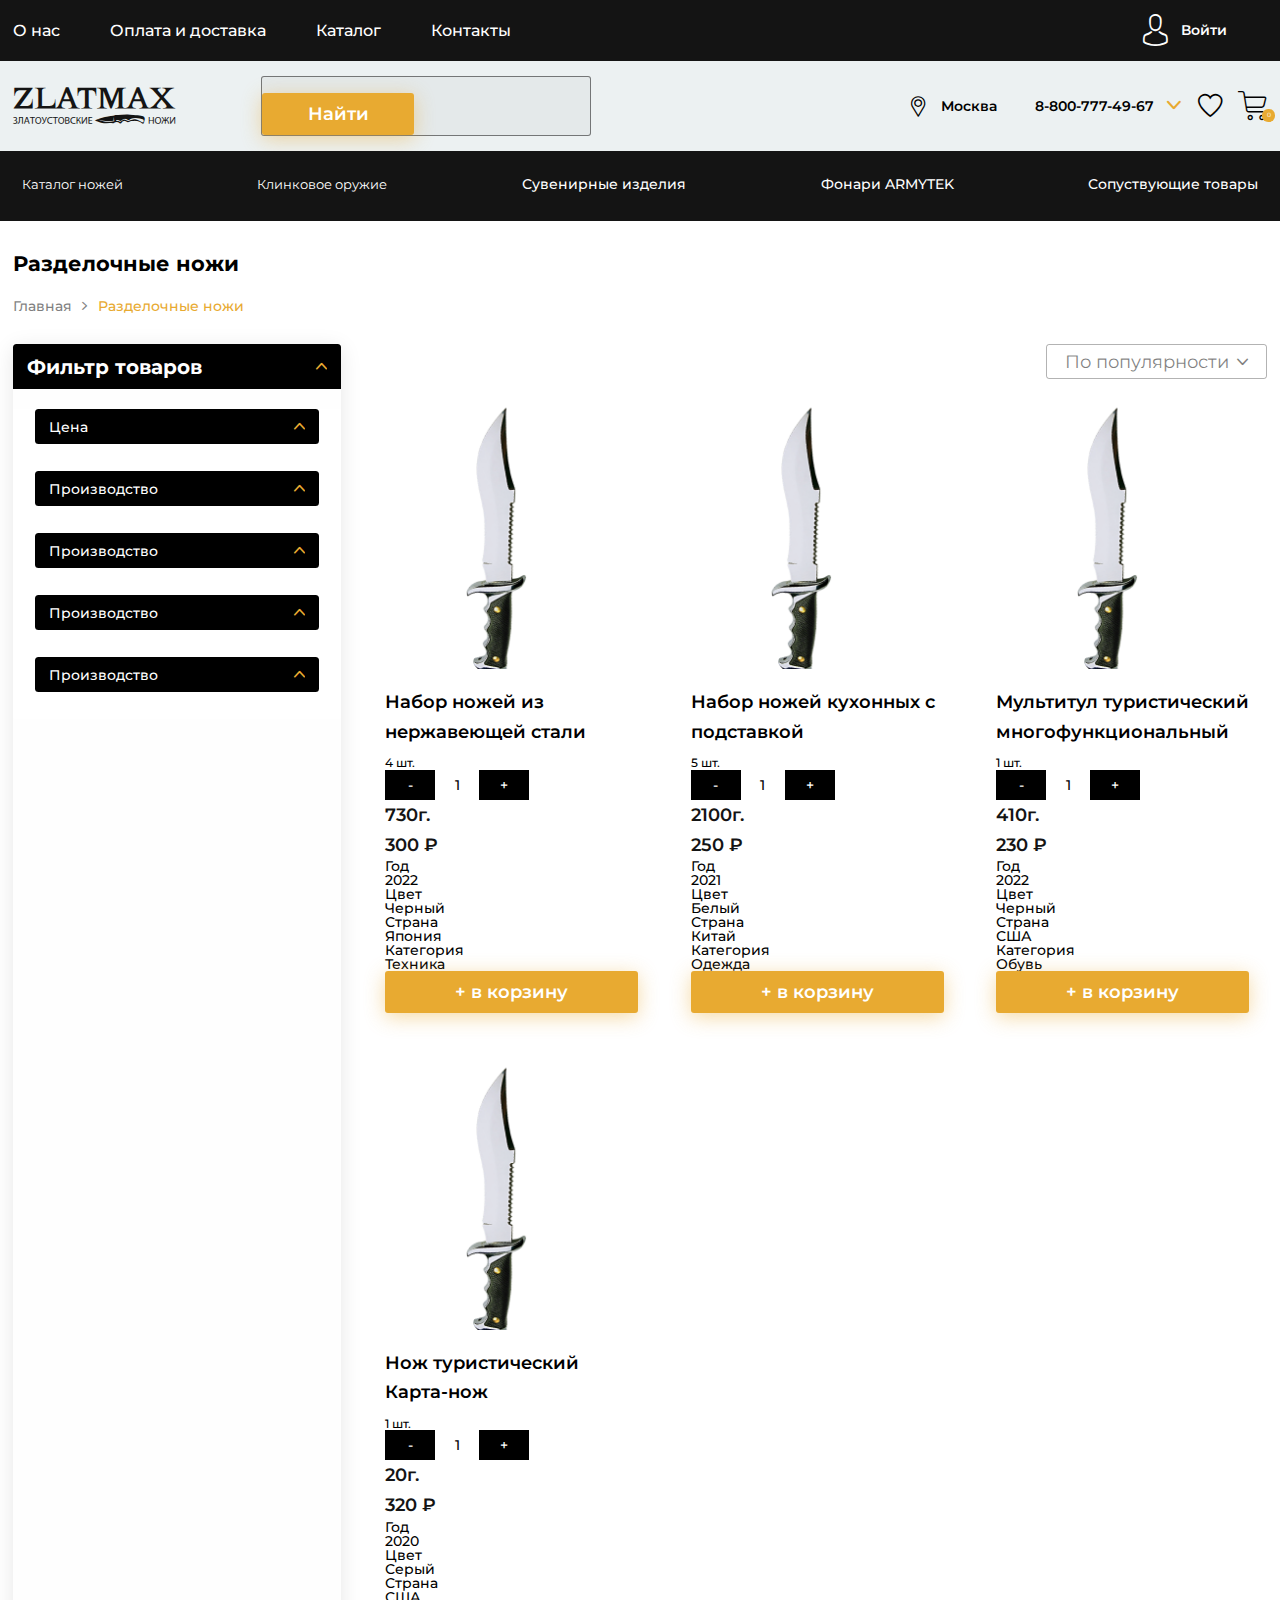
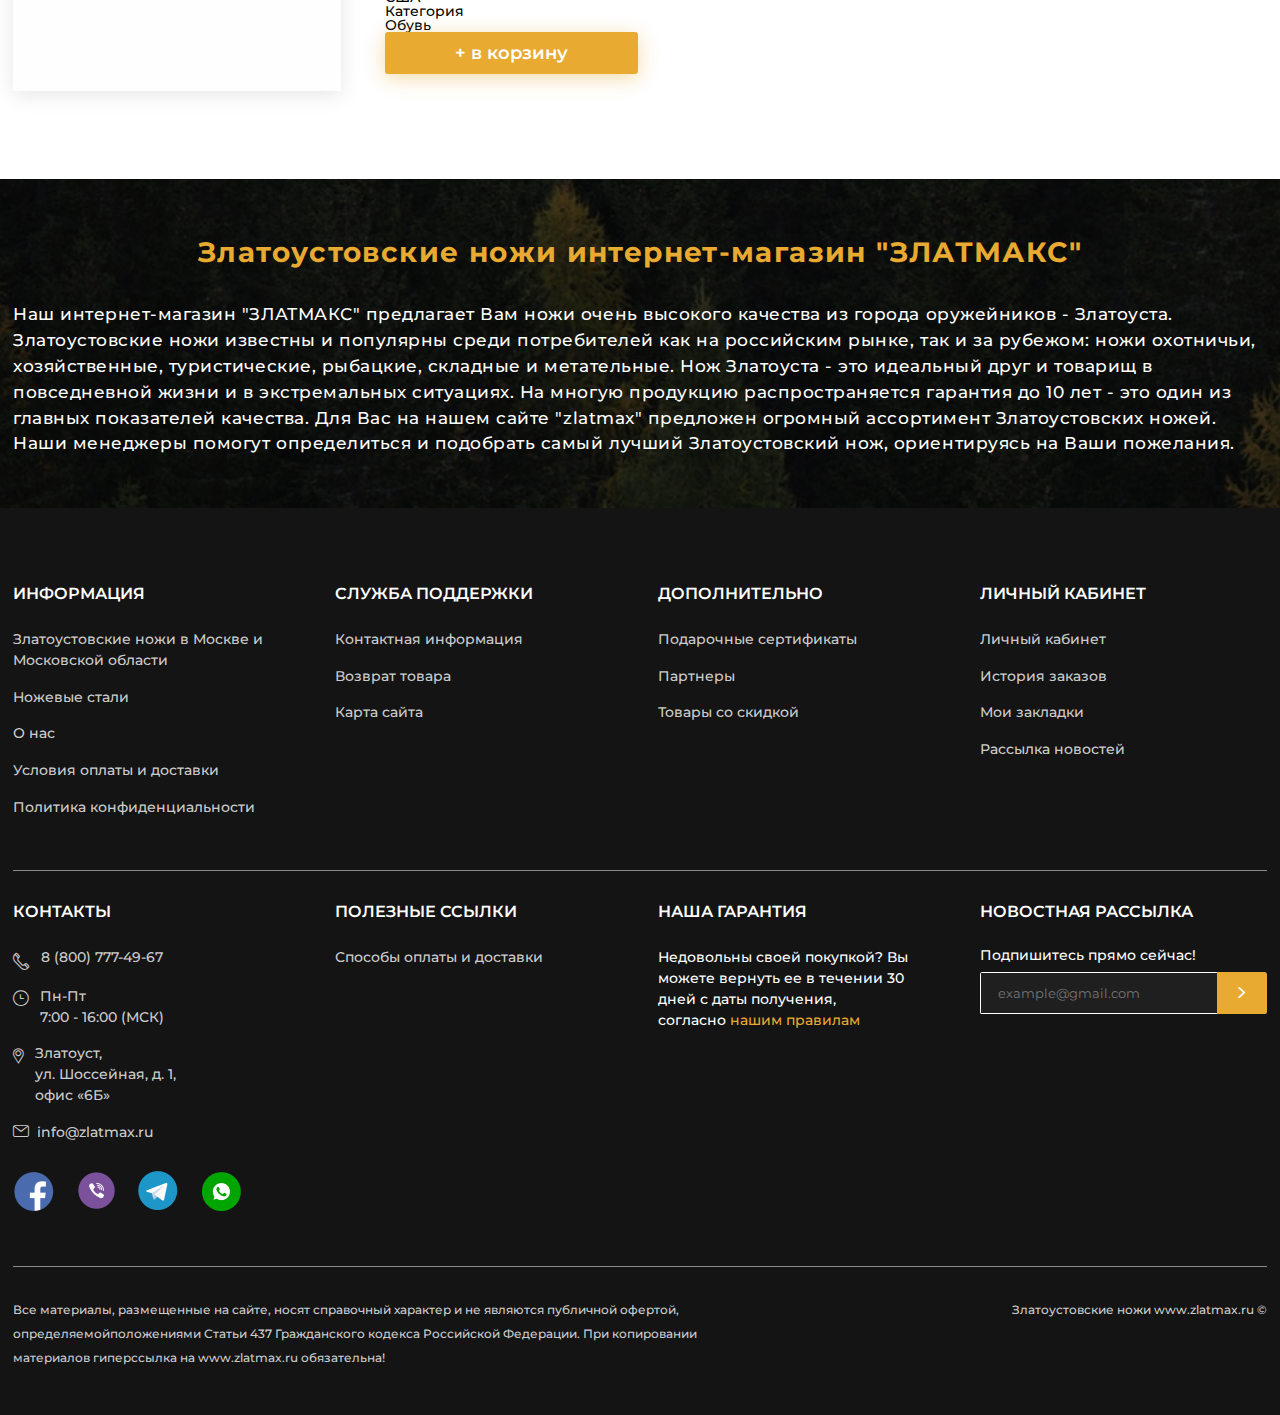
<file: index2.html>
<!DOCTYPE html>
<html lang="ru">
  <head>
    <meta charset="UTF-8" />
    <meta http-equiv="X-UA-Compatible" content="IE=edge" />
    <meta name="viewport" content="width=device-width, initial-scale=1.0" />
    <title>Каталог</title>
    <link rel="stylesheet" href="css/style2.css" />
    <link rel="stylesheet" href="css/select.css" />
    <link rel="stylesheet" href="Uislider/nouislider.min.css" />
    <link rel="stylesheet" href="reset.css" />
    <link rel="stylesheet" href="css/iconfont.css" />
    <link rel="stylesheet" href="accordeon.css" />
    <link rel="stylesheet" href="counter.css" />
  </head>
  <body>
    <header class="header">
      <div class="header__top top-header">
        <div class="top-header__container">
          <nav class="top-header__menu menu-top-header">
            <ul data-da="menu__body,991.98" class="menu-top-header__list">
              <li class="menu-top-header__item menu-top-header__item_catalog">
                <a
                  href=""
                  class="menu-top-header__link menu-top-header__link_catalog _icon-arrow-down"
                  >Каталог товаров</a
                >
              </li>
              <li class="menu-top-header__item">
                <a href="" class="menu-top-header__link">О нас</a>
              </li>
              <li class="menu-top-header__item">
                <a href="" class="menu-top-header__link">Оплата и доставка</a>
              </li>
              <li class="menu-top-header__item">
                <a href="index2.html" class="menu-top-header__link">Каталог</a>
              </li>
              <li class="menu-top-header__item">
                <a href="" class="menu-top-header__link">Контакты</a>
              </li>
            </ul>
          </nav>
          <a href="#popup" class="top-header__user _icon-cabinet popup-link"
            ><span>Войти</span></a
          >
          <div class="wrapper">
            <div id="popup" class="popup">
              <div class="popup__body">
                <div class="popup__content">
                  <img
                    src="img/header_2/cancel.svg"
                    class="popup__close close-popup"
                  />
                  <form action="#" class="content-sign__form form-content-sign">
                    <h2 class="top-content-sign__sub-title">
                      Войдите в аккаунт
                    </h2>
                    <div class="form-content-sign__rows rows-form-content-sign">
                      <div class="rows-form-content-sign__row">
                        <label id="Email" class="rows-form-content-sign__label">
                          <input
                            class="rows-form-content-sign__input"
                            type="email"
                          />
                          <span>Email</span>
                        </label>
                        <div class="form__error">Неверный Email</div>
                      </div>
                      <div class="rows-form-content-sign__row">
                        <label
                          id="Password"
                          class="rows-form-content-sign__label"
                        >
                          <input
                            class="rows-form-content-sign__input"
                            id="password__input-create"
                            type="password"
                          />
                          <span>Password</span>
                          <a
                            href="#"
                            class="rows-form-content-sign-label__password password-control"
                            onclick="return showHidePasswor(this,'password__input-create');"
                          ></a>
                        </label>
                        <div class="form__erro">Неверный Пароль</div>
                      </div>

                      <a
                        id="button"
                        type="submit"
                        class="form-content-sign__button button"
                      >
                        <span>Войти</span>
                      </a>
                      <div class="content-sign__bottom bottom-content-sign">
                        <h6 class="bottom-content-sign__title">
                          <a href=""><span>ИЛИ</span></a>
                        </h6>
                        <div class="bottom-content-sign__icons">
                          <div class="bottom-content-sign__row">
                            <div class="bottom-content-sign__column">
                              <a href="">
                                <svg
                                  width="49"
                                  height="48"
                                  viewBox="0 0 49 48"
                                  fill="none"
                                  xmlns="http://www.w3.org/2000/svg"
                                >
                                  <path
                                    d="M0.5 24C0.5 10.7452 11.2452 0 24.5 0C37.7548 0 48.5 10.7452 48.5 24C48.5 37.2548 37.7548 48 24.5 48C11.2452 48 0.5 37.2548 0.5 24Z"
                                    fill="#1877F2"
                                  ></path>
                                  <path
                                    d="M35.5 24C35.5 17.9249 30.5751 13 24.5 13C18.4249 13 13.5 17.9249 13.5 24C13.5 29.4904 17.5225 34.0412 22.7812 34.8663V27.1797H19.9883V24H22.7812V21.5766C22.7812 18.8197 24.4235 17.2969 26.9361 17.2969C28.1396 17.2969 29.3984 17.5117 29.3984 17.5117V20.2188H28.0113C26.6449 20.2188 26.2188 21.0667 26.2188 21.9366V24H29.2695L28.7818 27.1797H26.2188V34.8663C31.4775 34.0412 35.5 29.4904 35.5 24Z"
                                    fill="white"
                                  ></path>
                                </svg>
                              </a>
                              <a href="" class="bottom-content-sign__icon"></a>
                            </div>
                            <div class="bottom-content-sign__column">
                              <a href="">
                                <svg
                                  width="49"
                                  height="48"
                                  viewBox="0 0 49 48"
                                  fill="none"
                                  xmlns="http://www.w3.org/2000/svg"
                                >
                                  <path
                                    d="M0.5 24C0.5 10.7452 11.2452 0 24.5 0C37.7548 0 48.5 10.7452 48.5 24C48.5 37.2548 37.7548 48 24.5 48C11.2452 48 0.5 37.2548 0.5 24Z"
                                    fill="#1D9BF0"
                                  ></path>
                                  <g clip-path="url(#clip0_150_9710)">
                                    <path
                                      d="M33.1893 18.7772C33.2026 18.9793 33.2026 19.1814 33.2026 19.3854C33.2026 25.6004 28.6961 32.7683 20.4559 32.7683V32.7646C18.0217 32.7683 15.6381 32.0362 13.5889 30.6559C13.9428 30.7006 14.2985 30.723 14.6552 30.7239C16.6724 30.7258 18.632 30.0151 20.219 28.7066C18.302 28.6684 16.621 27.3561 16.0337 25.4402C16.7052 25.5762 17.3972 25.5483 18.0563 25.3592C15.9663 24.9159 14.4627 22.9879 14.4627 20.7489V20.6893C15.0854 21.0535 15.7827 21.2556 16.4959 21.2779C14.5274 19.8967 13.9206 17.1473 15.1094 14.9977C17.3839 17.9362 20.7398 19.7225 24.3423 19.9116C23.9812 18.278 24.4744 16.5661 25.6383 15.4177C27.4427 13.637 30.2805 13.7282 31.9766 15.6217C32.9799 15.414 33.9415 15.0275 34.8215 14.4798C34.4871 15.5686 33.7872 16.4935 32.8522 17.0812C33.7402 16.9713 34.6077 16.7217 35.4248 16.3407C34.8233 17.287 34.0657 18.1113 33.1893 18.7772Z"
                                      fill="white"
                                    ></path>
                                  </g>
                                  <defs>
                                    <clipPath id="clip0_150_9710">
                                      <rect
                                        width="22"
                                        height="19"
                                        fill="white"
                                        transform="translate(13.5 14)"
                                      ></rect>
                                    </clipPath>
                                  </defs>
                                </svg>
                              </a>

                              <a href="" class="bottom-content-sign__icon"></a>
                            </div>
                            <div class="bottom-content-sign__column">
                              <a href="">
                                <svg
                                  width="49"
                                  height="48"
                                  viewBox="0 0 49 48"
                                  fill="none"
                                  xmlns="http://www.w3.org/2000/svg"
                                >
                                  <path
                                    d="M0.5 24C0.5 10.7452 11.2452 0 24.5 0C37.7548 0 48.5 10.7452 48.5 24C48.5 37.2548 37.7548 48 24.5 48C11.2452 48 0.5 37.2548 0.5 24Z"
                                    fill="#EA4335"
                                  ></path>
                                  <path
                                    d="M35.06 24.25C35.06 23.47 34.99 22.72 34.86 22H24.5V26.26H30.42C30.16 27.63 29.38 28.79 28.21 29.57V32.34H31.78C33.86 30.42 35.06 27.6 35.06 24.25Z"
                                    fill="white"
                                  ></path>
                                  <path
                                    d="M24.4997 34.9996C27.4697 34.9996 29.9597 34.0196 31.7797 32.3396L28.2097 29.5696C27.2297 30.2296 25.9797 30.6296 24.4997 30.6296C21.6397 30.6296 19.2097 28.6996 18.3397 26.0996H14.6797V28.9396C16.4897 32.5296 20.1997 34.9996 24.4997 34.9996Z"
                                    fill="white"
                                  ></path>
                                  <path
                                    d="M18.34 26.0903C18.12 25.4303 17.99 24.7303 17.99 24.0003C17.99 23.2703 18.12 22.5703 18.34 21.9103V19.0703H14.68C13.93 20.5503 13.5 22.2203 13.5 24.0003C13.5 25.7803 13.93 27.4503 14.68 28.9303L17.53 26.7103L18.34 26.0903Z"
                                    fill="white"
                                  ></path>
                                  <path
                                    d="M24.4997 17.38C26.1197 17.38 27.5597 17.94 28.7097 19.02L31.8597 15.87C29.9497 14.09 27.4697 13 24.4997 13C20.1997 13 16.4897 15.47 14.6797 19.07L18.3397 21.91C19.2097 19.31 21.6397 17.38 24.4997 17.38Z"
                                    fill="white"
                                  ></path></svg
                              ></a>

                              <a href="" class="bottom-content-sign__icon"></a>
                            </div>
                            <div class="bottom-content-sign__column">
                              <a href="">
                                <svg
                                  width="49"
                                  height="48"
                                  viewBox="0 0 49 48"
                                  fill="none"
                                  xmlns="http://www.w3.org/2000/svg"
                                >
                                  <path
                                    d="M0.5 24C0.5 10.7452 11.2452 0 24.5 0C37.7548 0 48.5 10.7452 48.5 24C48.5 37.2548 37.7548 48 24.5 48C11.2452 48 0.5 37.2548 0.5 24Z"
                                    fill="white"
                                  ></path>
                                  <path
                                    fill-rule="evenodd"
                                    clip-rule="evenodd"
                                    d="M1.17606 24C1.17606 36.8815 11.6185 47.3239 24.5 47.3239C37.3815 47.3239 47.8239 36.8815 47.8239 24C47.8239 11.1185 37.3815 0.676056 24.5 0.676056C11.6185 0.676056 1.17606 11.1185 1.17606 24ZM24.5 0C11.2452 0 0.5 10.7452 0.5 24C0.5 37.2548 11.2452 48 24.5 48C37.7548 48 48.5 37.2548 48.5 24C48.5 10.7452 37.7548 0 24.5 0Z"
                                    fill="#DDDDE1"
                                  ></path>
                                  <path
                                    d="M34.4758 14L25.8301 20.4213L27.4289 16.6328L34.4758 14Z"
                                    fill="black"
                                    stroke="#E2761B"
                                    stroke-width="0.3168"
                                    stroke-linecap="round"
                                    stroke-linejoin="round"
                                  ></path>
                                  <path
                                    d="M14.5169 14L23.093 20.4821L21.5724 16.6328L14.5169 14ZM31.3651 28.8845L29.0625 32.4123L33.9892 33.7678L35.4056 28.9627L31.3651 28.8845ZM13.6045 28.9627L15.0121 33.7678L19.9389 32.4123L17.6363 28.8845L13.6045 28.9627Z"
                                    fill="#E4761B"
                                    stroke="#E4761B"
                                    stroke-width="0.3168"
                                    stroke-linecap="round"
                                    stroke-linejoin="round"
                                  ></path>
                                  <path
                                    d="M19.661 22.9232L18.2881 24.9999L23.1801 25.2172L23.0063 19.9602L19.661 22.9232ZM29.332 22.9232L25.9432 19.8994L25.8303 25.2172L30.7136 24.9999L29.332 22.9232ZM19.939 32.4118L22.876 30.9781L20.3387 28.997L19.939 32.4118ZM26.117 30.9781L29.0626 32.4118L28.6542 28.997L26.117 30.9781Z"
                                    fill="#E4761B"
                                    stroke="#E4761B"
                                    stroke-width="0.3168"
                                    stroke-linecap="round"
                                    stroke-linejoin="round"
                                  ></path>
                                  <path
                                    d="M29.0621 32.4117L26.1165 30.978L26.3511 32.8983L26.325 33.7064L29.0621 32.4117ZM19.9385 32.4117L22.6756 33.7064L22.6582 32.8983L22.8754 30.978L19.9385 32.4117Z"
                                    fill="#D7C1B3"
                                    stroke="#D7C1B3"
                                    stroke-width="0.3168"
                                    stroke-linecap="round"
                                    stroke-linejoin="round"
                                  ></path>
                                  <path
                                    d="M22.7199 27.7287L20.2695 27.0075L21.9987 26.2168L22.7199 27.7287ZM26.2737 27.7287L26.9949 26.2168L28.7328 27.0075L26.2737 27.7287Z"
                                    fill="#233447"
                                    stroke="#233447"
                                    stroke-width="0.3168"
                                    stroke-linecap="round"
                                    stroke-linejoin="round"
                                  ></path>
                                  <path
                                    d="M19.9384 32.4123L20.3554 28.8845L17.6357 28.9627L19.9384 32.4123ZM28.6449 28.8845L29.062 32.4123L31.3646 28.9627L28.6449 28.8845ZM30.7129 25.0005L25.8296 25.2177L26.2814 27.7289L27.0026 26.217L28.7405 27.0077L30.7129 25.0005ZM20.2686 27.0077L22.0064 26.217L22.7189 27.7289L23.1794 25.2177L18.2874 25.0005L20.2686 27.0077Z"
                                    fill="#CD6116"
                                    stroke="#CD6116"
                                    stroke-width="0.3168"
                                    stroke-linecap="round"
                                    stroke-linejoin="round"
                                  ></path>
                                  <path
                                    d="M18.2881 25.0005L20.3387 28.9975L20.2692 27.0077L18.2881 25.0005ZM28.7411 27.0077L28.6542 28.9975L30.7136 25.0005L28.7411 27.0077ZM23.1801 25.2177L22.7196 27.7289L23.293 30.6919L23.4234 26.7905L23.1801 25.2177ZM25.8303 25.2177L25.5957 26.7818L25.6999 30.6919L26.2821 27.7289L25.8303 25.2177Z"
                                    fill="#E4751F"
                                    stroke="#E4751F"
                                    stroke-width="0.3168"
                                    stroke-linecap="round"
                                    stroke-linejoin="round"
                                  ></path>
                                  <path
                                    d="M26.2824 27.7285L25.7003 30.6915L26.1173 30.9783L28.6546 28.9971L28.7415 27.0073L26.2824 27.7285ZM20.2695 27.0073L20.339 28.9971L22.8763 30.9783L23.2934 30.6915L22.7199 27.7285L20.2695 27.0073Z"
                                    fill="#F6851B"
                                    stroke="#F6851B"
                                    stroke-width="0.3168"
                                    stroke-linecap="round"
                                    stroke-linejoin="round"
                                  ></path>
                                  <path
                                    d="M26.325 33.7073L26.3511 32.8992L26.1338 32.708H22.858L22.6582 32.8992L22.6756 33.7073L19.9385 32.4126L20.8943 33.1946L22.832 34.5414H26.1599L28.1063 33.1946L29.0621 32.4126L26.325 33.7073Z"
                                    fill="#C0AD9E"
                                    stroke="#C0AD9E"
                                    stroke-width="0.3168"
                                    stroke-linecap="round"
                                    stroke-linejoin="round"
                                  ></path>
                                  <path
                                    d="M26.1165 30.9781L25.6994 30.6914H23.2925L22.8754 30.9781L22.6582 32.8984L22.8581 32.7073H26.1339L26.3511 32.8984L26.1165 30.9781Z"
                                    fill="#161616"
                                    stroke="#161616"
                                    stroke-width="0.3168"
                                    stroke-linecap="round"
                                    stroke-linejoin="round"
                                  ></path>
                                  <path
                                    d="M34.8406 20.8384L35.5792 17.2932L34.4757 14L26.1167 20.2041L29.3317 22.9238L33.8761 24.2532L34.8841 23.0802L34.4496 22.7673L35.1447 22.133L34.606 21.716L35.3012 21.1859L34.8406 20.8384ZM13.4219 17.2932L14.1605 20.8384L13.6912 21.1859L14.3864 21.716L13.8563 22.133L14.5515 22.7673L14.117 23.0802L15.1163 24.2532L19.6607 22.9238L22.8757 20.2041L14.5167 14L13.4219 17.2932Z"
                                    fill="#763D16"
                                    stroke="#763D16"
                                    stroke-width="0.3168"
                                    stroke-linecap="round"
                                    stroke-linejoin="round"
                                  ></path>
                                  <path
                                    d="M33.8763 24.2532L29.3319 22.9238L30.7134 25.0005L28.6541 28.9975L31.3651 28.9627H35.4056L33.8763 24.2532ZM19.6608 22.9238L15.1164 24.2532L13.6045 28.9627H17.6363L20.3386 28.9975L18.2879 25.0005L19.6608 22.9238ZM25.8301 25.2177L26.1169 20.2041L27.4376 16.6328H21.5724L22.8758 20.2041L23.1799 25.2177L23.2842 26.7991L23.2929 30.6919H25.6998L25.7172 26.7991L25.8301 25.2177Z"
                                    fill="#F6851B"
                                    stroke="#F6851B"
                                    stroke-width="0.3168"
                                    stroke-linecap="round"
                                    stroke-linejoin="round"
                                  ></path></svg
                              ></a>

                              <a href="" class="bottom-content-sign__icon"></a>
                            </div>
                          </div>
                        </div>
                      </div>
                    </div>
                    <p class="content-sign__text">
                      Первый раз?
                      <a href="#popup_2" class="content-sign_link popup-link"
                        ><span>Зарегистрируйтесь сейчас!</span></a
                      >
                    </p>
                  </form>
                </div>
              </div>
            </div>
            <div id="popup_2" class="popup">
              <div class="popup__body">
                <div class="popup__content">
                  <img
                    src="img/header_2/cancel.svg"
                    class="popup__close close-popup"
                  />
                  <form action="#" class="content-sign__form form-content-sign">
                    <h2 class="top-content-sign__sub-title">
                      Создайте аккаунт
                    </h2>
                    <div class="form-content-sign__rows rows-form-content-sign">
                      <div class="rows-form-content-sign__row">
                        <label id="Name" class="rows-form-content-sign__label">
                          <input
                            class="rows-form-content-sign__input"
                            type="text"
                          />
                          <span>First Name</span>
                        </label>
                      </div>
                      <div class="rows-form-content-sign__row">
                        <label id="email" class="rows-form-content-sign__label">
                          <input
                            class="rows-form-content-sign__input"
                            type="mail"
                          />
                          <span>Email</span>
                        </label>
                        <div class="form__err">Неверный Email</div>
                      </div>
                      <div class="rows-form-content-sign__row">
                        <label
                          id="password"
                          class="rows-form-content-sign__label"
                        >
                          <input
                            class="rows-form-content-sign__input"
                            id="password-input__reg"
                            type="password"
                          />
                          <span>Password</span>
                          <a
                            href="#"
                            class="rows-form-content-sign-label__password password-control"
                            onclick="return showHidePasswor(this,'password-input__reg');"
                          ></a>
                        </label>
                        <div class="form__er">Пароль не совпадает</div>
                      </div>
                      <div class="rows-form-content-sign__row">
                        <label
                          id="conf_password"
                          class="rows-form-content-sign__label"
                        >
                          <input
                            class="rows-form-content-sign__input"
                            id="password-input__reg-1"
                            type="password"
                          />
                          <span>Password</span>
                          <a
                            href="#"
                            class="rows-form-content-sign-label__password password-control"
                            onclick="return showHidePasswor(this,'password-input__reg-1');"
                          ></a>
                        </label>
                        <div class="form__e">Неверный Пароль</div>
                      </div>
                      <!-- <div class="rows-form-content-sign__row">
                        <label
                          id="conf_password"
                          class="rows-form-content-sign__label"
                        >
                          <input
                            class="rows-form-content-sign__input"
                            id="password-input"
                            type="password"
                          />
                          <span>Confirm password</span>
                          <a
                            href="#"
                            class="rows-form-content-sign-label__password password-control"
                            onclick="return show_hide_password(this);"
                          ></a>
                        </label>
                        <div class="form__error">Пароль не совпадает</div>
                      </div> -->
                      <a
                        id="button-create"
                        type="submit"
                        class="form-content-sign__button button"
                      >
                        <span>Войти</span>
                      </a>
                      <div class="content-sign__bottom bottom-content-sign">
                        <h6 class="bottom-content-sign__title">
                          <a href=""><span>ИЛИ</span></a>
                        </h6>
                        <div class="bottom-content-sign__icons">
                          <div class="bottom-content-sign__row">
                            <div class="bottom-content-sign__column">
                              <a href="">
                                <svg
                                  width="49"
                                  height="48"
                                  viewBox="0 0 49 48"
                                  fill="none"
                                  xmlns="http://www.w3.org/2000/svg"
                                >
                                  <path
                                    d="M0.5 24C0.5 10.7452 11.2452 0 24.5 0C37.7548 0 48.5 10.7452 48.5 24C48.5 37.2548 37.7548 48 24.5 48C11.2452 48 0.5 37.2548 0.5 24Z"
                                    fill="#1877F2"
                                  ></path>
                                  <path
                                    d="M35.5 24C35.5 17.9249 30.5751 13 24.5 13C18.4249 13 13.5 17.9249 13.5 24C13.5 29.4904 17.5225 34.0412 22.7812 34.8663V27.1797H19.9883V24H22.7812V21.5766C22.7812 18.8197 24.4235 17.2969 26.9361 17.2969C28.1396 17.2969 29.3984 17.5117 29.3984 17.5117V20.2188H28.0113C26.6449 20.2188 26.2188 21.0667 26.2188 21.9366V24H29.2695L28.7818 27.1797H26.2188V34.8663C31.4775 34.0412 35.5 29.4904 35.5 24Z"
                                    fill="white"
                                  ></path>
                                </svg>
                              </a>
                              <a href="" class="bottom-content-sign__icon"></a>
                            </div>
                            <div class="bottom-content-sign__column">
                              <a href="">
                                <svg
                                  width="49"
                                  height="48"
                                  viewBox="0 0 49 48"
                                  fill="none"
                                  xmlns="http://www.w3.org/2000/svg"
                                >
                                  <path
                                    d="M0.5 24C0.5 10.7452 11.2452 0 24.5 0C37.7548 0 48.5 10.7452 48.5 24C48.5 37.2548 37.7548 48 24.5 48C11.2452 48 0.5 37.2548 0.5 24Z"
                                    fill="#1D9BF0"
                                  ></path>
                                  <g clip-path="url(#clip0_150_9710)">
                                    <path
                                      d="M33.1893 18.7772C33.2026 18.9793 33.2026 19.1814 33.2026 19.3854C33.2026 25.6004 28.6961 32.7683 20.4559 32.7683V32.7646C18.0217 32.7683 15.6381 32.0362 13.5889 30.6559C13.9428 30.7006 14.2985 30.723 14.6552 30.7239C16.6724 30.7258 18.632 30.0151 20.219 28.7066C18.302 28.6684 16.621 27.3561 16.0337 25.4402C16.7052 25.5762 17.3972 25.5483 18.0563 25.3592C15.9663 24.9159 14.4627 22.9879 14.4627 20.7489V20.6893C15.0854 21.0535 15.7827 21.2556 16.4959 21.2779C14.5274 19.8967 13.9206 17.1473 15.1094 14.9977C17.3839 17.9362 20.7398 19.7225 24.3423 19.9116C23.9812 18.278 24.4744 16.5661 25.6383 15.4177C27.4427 13.637 30.2805 13.7282 31.9766 15.6217C32.9799 15.414 33.9415 15.0275 34.8215 14.4798C34.4871 15.5686 33.7872 16.4935 32.8522 17.0812C33.7402 16.9713 34.6077 16.7217 35.4248 16.3407C34.8233 17.287 34.0657 18.1113 33.1893 18.7772Z"
                                      fill="white"
                                    ></path>
                                  </g>
                                  <defs>
                                    <clipPath id="clip0_150_9710">
                                      <rect
                                        width="22"
                                        height="19"
                                        fill="white"
                                        transform="translate(13.5 14)"
                                      ></rect>
                                    </clipPath>
                                  </defs>
                                </svg>
                              </a>

                              <a href="" class="bottom-content-sign__icon"></a>
                            </div>
                            <div class="bottom-content-sign__column">
                              <a href="">
                                <svg
                                  width="49"
                                  height="48"
                                  viewBox="0 0 49 48"
                                  fill="none"
                                  xmlns="http://www.w3.org/2000/svg"
                                >
                                  <path
                                    d="M0.5 24C0.5 10.7452 11.2452 0 24.5 0C37.7548 0 48.5 10.7452 48.5 24C48.5 37.2548 37.7548 48 24.5 48C11.2452 48 0.5 37.2548 0.5 24Z"
                                    fill="#EA4335"
                                  ></path>
                                  <path
                                    d="M35.06 24.25C35.06 23.47 34.99 22.72 34.86 22H24.5V26.26H30.42C30.16 27.63 29.38 28.79 28.21 29.57V32.34H31.78C33.86 30.42 35.06 27.6 35.06 24.25Z"
                                    fill="white"
                                  ></path>
                                  <path
                                    d="M24.4997 34.9996C27.4697 34.9996 29.9597 34.0196 31.7797 32.3396L28.2097 29.5696C27.2297 30.2296 25.9797 30.6296 24.4997 30.6296C21.6397 30.6296 19.2097 28.6996 18.3397 26.0996H14.6797V28.9396C16.4897 32.5296 20.1997 34.9996 24.4997 34.9996Z"
                                    fill="white"
                                  ></path>
                                  <path
                                    d="M18.34 26.0903C18.12 25.4303 17.99 24.7303 17.99 24.0003C17.99 23.2703 18.12 22.5703 18.34 21.9103V19.0703H14.68C13.93 20.5503 13.5 22.2203 13.5 24.0003C13.5 25.7803 13.93 27.4503 14.68 28.9303L17.53 26.7103L18.34 26.0903Z"
                                    fill="white"
                                  ></path>
                                  <path
                                    d="M24.4997 17.38C26.1197 17.38 27.5597 17.94 28.7097 19.02L31.8597 15.87C29.9497 14.09 27.4697 13 24.4997 13C20.1997 13 16.4897 15.47 14.6797 19.07L18.3397 21.91C19.2097 19.31 21.6397 17.38 24.4997 17.38Z"
                                    fill="white"
                                  ></path></svg
                              ></a>

                              <a href="" class="bottom-content-sign__icon"></a>
                            </div>
                            <div class="bottom-content-sign__column">
                              <a href="">
                                <svg
                                  width="49"
                                  height="48"
                                  viewBox="0 0 49 48"
                                  fill="none"
                                  xmlns="http://www.w3.org/2000/svg"
                                >
                                  <path
                                    d="M0.5 24C0.5 10.7452 11.2452 0 24.5 0C37.7548 0 48.5 10.7452 48.5 24C48.5 37.2548 37.7548 48 24.5 48C11.2452 48 0.5 37.2548 0.5 24Z"
                                    fill="white"
                                  ></path>
                                  <path
                                    fill-rule="evenodd"
                                    clip-rule="evenodd"
                                    d="M1.17606 24C1.17606 36.8815 11.6185 47.3239 24.5 47.3239C37.3815 47.3239 47.8239 36.8815 47.8239 24C47.8239 11.1185 37.3815 0.676056 24.5 0.676056C11.6185 0.676056 1.17606 11.1185 1.17606 24ZM24.5 0C11.2452 0 0.5 10.7452 0.5 24C0.5 37.2548 11.2452 48 24.5 48C37.7548 48 48.5 37.2548 48.5 24C48.5 10.7452 37.7548 0 24.5 0Z"
                                    fill="#DDDDE1"
                                  ></path>
                                  <path
                                    d="M34.4758 14L25.8301 20.4213L27.4289 16.6328L34.4758 14Z"
                                    fill="black"
                                    stroke="#E2761B"
                                    stroke-width="0.3168"
                                    stroke-linecap="round"
                                    stroke-linejoin="round"
                                  ></path>
                                  <path
                                    d="M14.5169 14L23.093 20.4821L21.5724 16.6328L14.5169 14ZM31.3651 28.8845L29.0625 32.4123L33.9892 33.7678L35.4056 28.9627L31.3651 28.8845ZM13.6045 28.9627L15.0121 33.7678L19.9389 32.4123L17.6363 28.8845L13.6045 28.9627Z"
                                    fill="#E4761B"
                                    stroke="#E4761B"
                                    stroke-width="0.3168"
                                    stroke-linecap="round"
                                    stroke-linejoin="round"
                                  ></path>
                                  <path
                                    d="M19.661 22.9232L18.2881 24.9999L23.1801 25.2172L23.0063 19.9602L19.661 22.9232ZM29.332 22.9232L25.9432 19.8994L25.8303 25.2172L30.7136 24.9999L29.332 22.9232ZM19.939 32.4118L22.876 30.9781L20.3387 28.997L19.939 32.4118ZM26.117 30.9781L29.0626 32.4118L28.6542 28.997L26.117 30.9781Z"
                                    fill="#E4761B"
                                    stroke="#E4761B"
                                    stroke-width="0.3168"
                                    stroke-linecap="round"
                                    stroke-linejoin="round"
                                  ></path>
                                  <path
                                    d="M29.0621 32.4117L26.1165 30.978L26.3511 32.8983L26.325 33.7064L29.0621 32.4117ZM19.9385 32.4117L22.6756 33.7064L22.6582 32.8983L22.8754 30.978L19.9385 32.4117Z"
                                    fill="#D7C1B3"
                                    stroke="#D7C1B3"
                                    stroke-width="0.3168"
                                    stroke-linecap="round"
                                    stroke-linejoin="round"
                                  ></path>
                                  <path
                                    d="M22.7199 27.7287L20.2695 27.0075L21.9987 26.2168L22.7199 27.7287ZM26.2737 27.7287L26.9949 26.2168L28.7328 27.0075L26.2737 27.7287Z"
                                    fill="#233447"
                                    stroke="#233447"
                                    stroke-width="0.3168"
                                    stroke-linecap="round"
                                    stroke-linejoin="round"
                                  ></path>
                                  <path
                                    d="M19.9384 32.4123L20.3554 28.8845L17.6357 28.9627L19.9384 32.4123ZM28.6449 28.8845L29.062 32.4123L31.3646 28.9627L28.6449 28.8845ZM30.7129 25.0005L25.8296 25.2177L26.2814 27.7289L27.0026 26.217L28.7405 27.0077L30.7129 25.0005ZM20.2686 27.0077L22.0064 26.217L22.7189 27.7289L23.1794 25.2177L18.2874 25.0005L20.2686 27.0077Z"
                                    fill="#CD6116"
                                    stroke="#CD6116"
                                    stroke-width="0.3168"
                                    stroke-linecap="round"
                                    stroke-linejoin="round"
                                  ></path>
                                  <path
                                    d="M18.2881 25.0005L20.3387 28.9975L20.2692 27.0077L18.2881 25.0005ZM28.7411 27.0077L28.6542 28.9975L30.7136 25.0005L28.7411 27.0077ZM23.1801 25.2177L22.7196 27.7289L23.293 30.6919L23.4234 26.7905L23.1801 25.2177ZM25.8303 25.2177L25.5957 26.7818L25.6999 30.6919L26.2821 27.7289L25.8303 25.2177Z"
                                    fill="#E4751F"
                                    stroke="#E4751F"
                                    stroke-width="0.3168"
                                    stroke-linecap="round"
                                    stroke-linejoin="round"
                                  ></path>
                                  <path
                                    d="M26.2824 27.7285L25.7003 30.6915L26.1173 30.9783L28.6546 28.9971L28.7415 27.0073L26.2824 27.7285ZM20.2695 27.0073L20.339 28.9971L22.8763 30.9783L23.2934 30.6915L22.7199 27.7285L20.2695 27.0073Z"
                                    fill="#F6851B"
                                    stroke="#F6851B"
                                    stroke-width="0.3168"
                                    stroke-linecap="round"
                                    stroke-linejoin="round"
                                  ></path>
                                  <path
                                    d="M26.325 33.7073L26.3511 32.8992L26.1338 32.708H22.858L22.6582 32.8992L22.6756 33.7073L19.9385 32.4126L20.8943 33.1946L22.832 34.5414H26.1599L28.1063 33.1946L29.0621 32.4126L26.325 33.7073Z"
                                    fill="#C0AD9E"
                                    stroke="#C0AD9E"
                                    stroke-width="0.3168"
                                    stroke-linecap="round"
                                    stroke-linejoin="round"
                                  ></path>
                                  <path
                                    d="M26.1165 30.9781L25.6994 30.6914H23.2925L22.8754 30.9781L22.6582 32.8984L22.8581 32.7073H26.1339L26.3511 32.8984L26.1165 30.9781Z"
                                    fill="#161616"
                                    stroke="#161616"
                                    stroke-width="0.3168"
                                    stroke-linecap="round"
                                    stroke-linejoin="round"
                                  ></path>
                                  <path
                                    d="M34.8406 20.8384L35.5792 17.2932L34.4757 14L26.1167 20.2041L29.3317 22.9238L33.8761 24.2532L34.8841 23.0802L34.4496 22.7673L35.1447 22.133L34.606 21.716L35.3012 21.1859L34.8406 20.8384ZM13.4219 17.2932L14.1605 20.8384L13.6912 21.1859L14.3864 21.716L13.8563 22.133L14.5515 22.7673L14.117 23.0802L15.1163 24.2532L19.6607 22.9238L22.8757 20.2041L14.5167 14L13.4219 17.2932Z"
                                    fill="#763D16"
                                    stroke="#763D16"
                                    stroke-width="0.3168"
                                    stroke-linecap="round"
                                    stroke-linejoin="round"
                                  ></path>
                                  <path
                                    d="M33.8763 24.2532L29.3319 22.9238L30.7134 25.0005L28.6541 28.9975L31.3651 28.9627H35.4056L33.8763 24.2532ZM19.6608 22.9238L15.1164 24.2532L13.6045 28.9627H17.6363L20.3386 28.9975L18.2879 25.0005L19.6608 22.9238ZM25.8301 25.2177L26.1169 20.2041L27.4376 16.6328H21.5724L22.8758 20.2041L23.1799 25.2177L23.2842 26.7991L23.2929 30.6919H25.6998L25.7172 26.7991L25.8301 25.2177Z"
                                    fill="#F6851B"
                                    stroke="#F6851B"
                                    stroke-width="0.3168"
                                    stroke-linecap="round"
                                    stroke-linejoin="round"
                                  ></path></svg
                              ></a>

                              <a href="" class="bottom-content-sign__icon"></a>
                            </div>
                          </div>
                        </div>
                      </div>
                    </div>
                    <p class="content-sign__text">
                      <a href="#popup" class="content-sign_link popup-link"
                        ><span> Уже есть аккаунт </span></a
                      >
                    </p>
                  </form>
                </div>
              </div>
            </div>
          </div>
          <nav hidden class="menu">
            <button type="button" class="menu__icon icon-menu">
              <span></span>
            </button>
            <div class="menu__body"></div>
          </nav>
        </div>
      </div>
      <div class="header__body body-header">
        <div class="body-header__container">
          <a href="" class="body-header__logo _icon-logo"></a>
          <div
            data-da="catalog-header__container,479.98"
            class="body-header__search"
          >
            <form action="#" class="search-header">
              <input id="search-input" type="text" />
              <button id="search-button" class="button">Найти</button>
            </form>
          </div>
          <div class="body-header__actions actions-header">
            <a href="" class="actions-header__location _icon-location"
              ><span>Москва</span></a
            >
            <div
              data-da="top-header__container,0, 991.98"
              class="actions-header__phones phones-header"
            >
              <div class="phones-header__items">
                <div class="phones-header__item">
                  <a class="phones-header__phone _icon-call"
                    ><span>8-800-777-49-67 </span></a
                  >
                  <button
                    type="button"
                    class="phones-header__arrow _icon-arrow-down"
                  ></button>
                  <ul class="phones-header__list">
                    <li class="phones-header__phone">8-800-777-49-67</li>
                    <li class="phones-header__phone">8-800-777-49-67</li>
                    <li class="phones-header__phone">8-800-777-49-67</li>
                  </ul>
                </div>
              </div>
              <!-- <button class="phones-header__callback">Заказать звонок</button> -->
            </div>
            <a
              href=""
              data-da="top-header__container,2,991.98"
              class="actions-header__favourite _icon-favourite"
            ></a>
            <div
              href="#"
              data-da="top-header__container,2,991.98"
              class="actions-header__cart cart-header"
            >
              <div class="content">
                <button
                  class="modal-btn"
                  data-path="first"
                  data-animation="fade"
                  data-speed="300"
                >
                  <a href="#" class="cart-header__icon _icon-trash">
                    <span id="Account">0</span>
                  </a>
                </button>
              </div>
              <div class="modal">
                <div class="modal__content" data-target="first">
                  <img src="img/header_2/cancel.svg" class="modal-close" />

                  <div class="modal-content">
                    <div class="catalog__content">
                      <div class="catalog__control"></div>
                      <h2 class="card-title">Ваш заказ</h2>
                      <div class="product-card">
                        <div class="card-body">
                          <div
                            data-cart-empty
                            class="alert alert-secondary"
                            role="alert"
                          >
                            Корзина пуста
                          </div>
                          <div class="cart-wrapper"></div>
                          <div class="cart-total">
                            <p data-cart-delivery class="none">
                              <span class="h5">Доставка:</span>
                              <span class="delivery-cost">250 ₽</span><br />
                              <span class="small"
                                >Бесплатно при заказе от 600 ₽</span
                              >
                            </p>
                            <p>
                              <span class="h5">Итого:</span>
                              <span class="total-price">0</span>
                              <span class="rouble">₽</span>
                            </p>
                          </div>
                          <button id="deleteProducts" class="button">
                            Очистить корзину
                          </button>
                        </div>
                        <div id="order-form" class="card-body border-top none">
                          <form>
                            <div class="form-group">
                              <input
                                type="text"
                                class="form-control"
                                placeholder="Ваш номер телефона"
                              />
                            </div>
                            <button type="submit" class="btn btn-primary">
                              Оформить заказ
                            </button>
                          </form>
                        </div>
                      </div>
                    </div>
                  </div>
                </div>
              </div>
            </div>
          </div>
        </div>
      </div>
      <div class="header__catalog catalog-header">
        <div class="catalog-header__container">
          <nav class="catalog-header__menu menu-catalog">
            <button type="button" class="menu-catalog__back">Назад</button>
            <ul class="menu-catalog__list">
              <li class="menu-catalog__item">
                <button data-parent="1" class="menu-catalog__link">
                  Каталог ножей
                </button>
              </li>
              <li class="menu-catalog__item">
                <button data-parent="2" class="menu-catalog__link">
                  Клинковое оружие
                </button>
              </li>
              <li class="menu-catalog__item">
                <a href="" class="menu-catalog__link">Сувенирные изделия</a>
              </li>
              <li class="menu-catalog__item">
                <a href="" class="menu-catalog__link">Фонари ARMYTEK</a>
              </li>
              <li class="menu-catalog__item">
                <a href="" class="menu-catalog__link">Сопуствующие товары</a>
              </li>
            </ul>
            <div class="menu-catalog__sub-menu sub-menu-catalog">
              <button type="button" class="sub-menu-catalog__back">
                Назад
              </button>
              <div class="sub-menu-catalog__container">
                <div hidden data-submenu="1" class="sub-menu-catalog__block">
                  <div class="sub-menu-catalog__category">
                    <a href="" class="sub-menu-catalog__link-category"
                      >Категория ножей</a
                    >
                  </div>
                  <div class="sub-menu-catalog__category">
                    <a href="" class="sub-menu-catalog__link-category"
                      >Производство ножей</a
                    >
                  </div>
                  <div class="sub-menu-catalog__category">
                    <a href="" class="sub-menu-catalog__link-category"
                      >Ножи по маркам стали</a
                    >
                  </div>
                  <div class="sub-menu-catalog__category">
                    <a href="" class="sub-menu-catalog__link-category"
                      >Заточка и полировка ножей</a
                    >
                  </div>
                  <div class="sub-menu-catalog__category">
                    <a href="" class="sub-menu-catalog__link-category"
                      >Ножевая мастерская</a
                    >
                  </div>
                  <ul class="sub-menu-catalog__list">
                    <li class="sub-menu-catalog__item">
                      <a href="" class="sub-menu-catalog__link"
                        >Разделочные ножи</a
                      >
                    </li>
                    <li class="sub-menu-catalog__item">
                      <a href="" class="sub-menu-catalog__link"
                        >Туристические ножи</a
                      >
                    </li>
                    <li class="sub-menu-catalog__item">
                      <a href="" class="sub-menu-catalog__link"
                        >Ножи охотничьи</a
                      >
                    </li>
                    <li class="sub-menu-catalog__item">
                      <a href="" class="sub-menu-catalog__link"
                        >Булатные ножи</a
                      >
                    </li>
                    <li class="sub-menu-catalog__item">
                      <a href="" class="sub-menu-catalog__link"
                        >Ножи из дамаска</a
                      >
                    </li>
                    <li class="sub-menu-catalog__item">
                      <a href="" class="sub-menu-catalog__link"
                        >Тактического назначения</a
                      >
                    </li>
                    <li class="sub-menu-catalog__item">
                      <a href="" class="sub-menu-catalog__link"
                        >Метательные ножи</a
                      >
                    </li>
                    <li class="sub-menu-catalog__item">
                      <a href="" class="sub-menu-catalog__link"
                        >Мачете и кукри</a
                      >
                    </li>
                    <li class="sub-menu-catalog__item">
                      <a href="" class="sub-menu-catalog__link"
                        >Ножи кухонные</a
                      >
                    </li>
                  </ul>
                  <ul class="sub-menu-catalog__list">
                    <li class="sub-menu-catalog__item">
                      <a href="" class="sub-menu-catalog__link">Ножи АИР</a>
                    </li>
                    <li class="sub-menu-catalog__item">
                      <a href="" class="sub-menu-catalog__link">Ножи ЗИК</a>
                    </li>
                    <li class="sub-menu-catalog__item">
                      <a href="" class="sub-menu-catalog__link">Ножи ЗЗОСС</a>
                    </li>
                    <li class="sub-menu-catalog__item">
                      <a href="" class="sub-menu-catalog__link"
                        >Ножи РОСоружие</a
                      >
                    </li>
                    <li class="sub-menu-catalog__item">
                      <a href="" class="sub-menu-catalog__link"
                        >Ножи Оружейник</a
                      >
                    </li>
                    <li class="sub-menu-catalog__item">
                      <a href="" class="sub-menu-catalog__link"
                        >Булат Сергея Баранова</a
                      >
                    </li>
                    <li class="sub-menu-catalog__item">
                      <a href="" class="sub-menu-catalog__link"
                        >Булат Андрея Умерова</a
                      >
                    </li>
                    <li class="sub-menu-catalog__item">
                      <a href="" class="sub-menu-catalog__link">Ножи Златко</a>
                    </li>
                    <li class="sub-menu-catalog__item">
                      <a href="" class="sub-menu-catalog__link">Ножи Стиль-М</a>
                    </li>
                    <li class="sub-menu-catalog__item">
                      <a href="" class="sub-menu-catalog__link"
                        >Оружейная компания</a
                      >
                    </li>
                  </ul>
                  <ul class="sub-menu-catalog__list">
                    <li class="sub-menu-catalog__item">
                      <a href="" class="sub-menu-catalog__link"
                        >Ножи из стали 40х102С2М</a
                      >
                    </li>
                    <li class="sub-menu-catalog__item">
                      <a href="" class="sub-menu-catalog__link"
                        >Ножи из стали 95х18</a
                      >
                    </li>
                    <li class="sub-menu-catalog__item">
                      <a href="" class="sub-menu-catalog__link"
                        >Ножи из стали 100х13м</a
                      >
                    </li>
                    <li class="sub-menu-catalog__item">
                      <a href="" class="sub-menu-catalog__link"
                        >Ножи из стали 110х18м-ШД</a
                      >
                    </li>
                    <li class="sub-menu-catalog__item">
                      <a href="" class="sub-menu-catalog__link"
                        >Ножи из стали ЭИ-107 ТЦ</a
                      >
                    </li>
                    <li class="sub-menu-catalog__item">
                      <a href="" class="sub-menu-catalog__link"
                        >Ножи из стали 50х14МФ</a
                      >
                    </li>
                    <li class="sub-menu-catalog__item">
                      <a href="" class="sub-menu-catalog__link"
                        >Ножи из стали AUS-8</a
                      >
                    </li>
                    <li class="sub-menu-catalog__item">
                      <a href="" class="sub-menu-catalog__link"
                        >Ножи из стали К340</a
                      >
                    </li>
                    <li class="sub-menu-catalog__item">
                      <a href="" class="sub-menu-catalog__link"
                        >Ножи из стали M390</a
                      >
                    </li>
                    <li class="sub-menu-catalog__item">
                      <a href="" class="sub-menu-catalog__link"
                        >Ножи из стали ЭП-766</a
                      >
                    </li>
                  </ul>
                  <ul class="sub-menu-catalog__list">
                    <li class="sub-menu-catalog__item">
                      <a href="" class="sub-menu-catalog__link">Паста ГОИ</a>
                    </li>
                    <li class="sub-menu-catalog__item">
                      <a href="" class="sub-menu-catalog__link">
                        Алмазная паста</a
                      >
                    </li>
                    <li class="sub-menu-catalog__item">
                      <a href="" class="sub-menu-catalog__link"
                        >Бруски и камни для заточки</a
                      >
                    </li>
                    <li class="sub-menu-catalog__item">
                      <a href="" class="sub-menu-catalog__link"
                        >Заточные системы</a
                      >
                    </li>
                  </ul>
                  <ul class="sub-menu-catalog__list">
                    <li class="sub-menu-catalog__item">
                      <a href="" class="sub-menu-catalog__link"
                        >Ножевые клинки</a
                      >
                    </li>
                    <li class="sub-menu-catalog__item">
                      <a href="" class="sub-menu-catalog__link">
                        Заготовки для ножей</a
                      >
                    </li>
                    <li class="sub-menu-catalog__item">
                      <a href="" class="sub-menu-catalog__link"
                        >Литье для ножей</a
                      >
                    </li>
                    <li class="sub-menu-catalog__item">
                      <a href="" class="sub-menu-catalog__link"
                        >Материалы для рукоятей</a
                      >
                    </li>
                    <li class="sub-menu-catalog__item">
                      <a href="" class="sub-menu-catalog__link"
                        >Уход за рукоятиями ножей</a
                      >
                    </li>
                  </ul>
                  <div class="sub-menu-catalog__footer">
                    <a href="" class="sub-menu-catalog__all">Смотреть все</a>
                  </div>
                  <div class="sub-menu-catalog__footer">
                    <a href="" class="sub-menu-catalog__all">Смотреть все</a>
                  </div>
                  <div class="sub-menu-catalog__footer">
                    <a href="" class="sub-menu-catalog__all">Смотреть все</a>
                  </div>
                  <div class="sub-menu-catalog__footer">
                    <a href="" class="sub-menu-catalog__all">Смотреть все</a>
                  </div>
                  <div class="sub-menu-catalog__footer">
                    <a href="" class="sub-menu-catalog__all">Смотреть все</a>
                  </div>
                </div>
                <div hidden data-submenu="2" class="sub-menu-catalog__block">
                  <div class="sub-menu-catalog__category">
                    <a href="" class="sub-menu-catalog__link-category"
                      >Категория ножей</a
                    >
                  </div>
                  <div class="sub-menu-catalog__category">
                    <a href="" class="sub-menu-catalog__link-category"
                      >Производство ножей</a
                    >
                  </div>
                  <ul class="sub-menu-catalog__list">
                    <li class="sub-menu-catalog__item">
                      <a href="" class="sub-menu-catalog__link">Паста ГОИ</a>
                    </li>
                    <li class="sub-menu-catalog__item">
                      <a href="" class="sub-menu-catalog__link">
                        Алмазная паста</a
                      >
                    </li>
                    <li class="sub-menu-catalog__item">
                      <a href="" class="sub-menu-catalog__link"
                        >Бруски и камни для заточки</a
                      >
                    </li>
                    <li class="sub-menu-catalog__item">
                      <a href="" class="sub-menu-catalog__link"
                        >Заточные системы</a
                      >
                    </li>
                  </ul>
                  <ul class="sub-menu-catalog__list">
                    <li class="sub-menu-catalog__item">
                      <a href="" class="sub-menu-catalog__link"
                        >Ножевые клинки</a
                      >
                    </li>
                    <li class="sub-menu-catalog__item">
                      <a href="" class="sub-menu-catalog__link">
                        Заготовки для ножей</a
                      >
                    </li>
                    <li class="sub-menu-catalog__item">
                      <a href="" class="sub-menu-catalog__link"
                        >Литье для ножей</a
                      >
                    </li>
                    <li class="sub-menu-catalog__item">
                      <a href="" class="sub-menu-catalog__link"
                        >Материалы для рукоятей</a
                      >
                    </li>
                    <li class="sub-menu-catalog__item">
                      <a href="" class="sub-menu-catalog__link"
                        >Уход за рукоятиями ножей</a
                      >
                    </li>
                  </ul>
                  <div class="sub-menu-catalog__footer">
                    <a href="" class="sub-menu-catalog__all">Смотреть все</a>
                  </div>
                  <div class="sub-menu-catalog__footer">
                    <a href="" class="sub-menu-catalog__all">Смотреть все</a>
                  </div>
                </div>
              </div>
            </div>
          </nav>
        </div>
      </div>
    </header>
    <main class="page page__inner">
      <div class="page__header">
        <div class="page__container">
          <h1 class="page__title title">Разделочные ножи</h1>
          <nav class="page__breadcrumbs breadcrumbs">
            <ul class="breadcrumbs__list">
              <li class="breadcrumbs__item">
                <a href="index.html" class="breadcrumbs__link">Главная</a>
              </li>
              <li class="breadcrumbs__item">
                <span class="breadcrumbs__current">Разделочные ножи</span>
              </li>
            </ul>
          </nav>
        </div>
      </div>
      <div class="catalog">
        <div class="catalog__container">
          <div class="catalog__body">
            <div class="catalog__filter filter-catalog filters">
              <div class="accordion">
                <div class="accordion__item accordion__item_show">
                  <div class="accordion__header">
                    <span>Фильтр товаров</span>
                  </div>
                  <div class="accordion__body">
                    <div class="accordion__content">
                      <div class="accordion__item">
                        <div class="accordion__header">Цена</div>
                        <div class="accordion__body">
                          <div class="accordion__content">
                            <div class="price-filter__inputs">
                              <input
                                type="text"
                                min="500"
                                max="999999"
                                placeholder="500"
                                class="price-filter__input"
                                id="input-0"
                              />
                              <input
                                type="text"
                                min="500"
                                max="999999"
                                placeholder="999999"
                                class="price-filter__input"
                                id="input-1"
                              />
                            </div>
                            <div
                              class="filters-price__slider"
                              id="range-slider"
                            ></div>
                          </div>
                        </div>
                      </div>
                      <div class="accordion__item">
                        <div class="accordion__header">Производство</div>
                        <div class="accordion__body">
                          <div class="accordion__content">
                            <fieldset>
                              <legend>Цвет</legend>
                              <select id="filter-color" class="filter">
                                <option value="">Все</option>
                                <option value="Черный">Черный</option>
                                <option value="Белый">Белый</option>
                                <option value="Серый">Серый</option>
                                <option value="Синий">Синий</option>
                              </select>
                            </fieldset>
                          </div>
                        </div>
                      </div>
                      <div class="accordion__item">
                        <div class="accordion__header">Производство</div>
                        <div class="accordion__body">
                          <div class="accordion__content">
                            <fieldset>
                              <legend>Категория</legend>
                              <select id="filter-category" class="filter">
                                <option value="">Все</option>
                                <option value="Техника">Техника</option>
                                <option value="Одежда">Одежда</option>
                                <option value="Обувь">Обувь</option>
                              </select>
                            </fieldset>
                          </div>
                        </div>
                      </div>
                      <div class="accordion__item">
                        <div class="accordion__header">Производство</div>
                        <div class="accordion__body">
                          <div class="accordion__content">
                            <fieldset>
                              <legend>Год</legend>
                              <select id="filter-year" class="filter">
                                <option value="">Все</option>
                                <option value="2020">2020</option>
                                <option value="2021">2021</option>
                                <option value="2022">2022</option>
                              </select>
                            </fieldset>
                          </div>
                        </div>
                      </div>
                      <div class="accordion__item">
                        <div class="accordion__header">Производство</div>
                        <div class="accordion__body">
                          <div class="accordion__content">
                            <fieldset>
                              <legend>Страна</legend>
                              <select id="filter-country" class="filter">
                                <option value="">Все</option>
                                <option value="Россия">Россия</option>
                                <option value="Китай">Китай</option>
                                <option value="США">США</option>
                                <option value="Япония">Япония</option>
                              </select>
                            </fieldset>
                          </div>
                        </div>
                      </div>
                    </div>
                  </div>
                </div>
              </div>
            </div>

            <div class="catalog__content">
              <div class="catalog__control">
                <div id="select-1"></div>
              </div>
              <div class="catalog__products" id="catalog__products">
                <!-- <div class="col-md-8">
                    <div class="row" id="products-container"></div>
                  </div> -->
              </div>
            </div>
          </div>
        </div>
      </div>
    </main>
    <footer class="footer">
      <section class="footer__text text-footer">
        <div class="text-footer__container">
          <h1 class="text-footer__title">
            Златоустовские ножи интернет-магазин "ЗЛАТМАКС"
          </h1>
          <div class="text-footer__text">
            Наш интернет-магазин "ЗЛАТМАКС" предлагает Вам ножи очень высокого
            качества из города оружейников - Златоуста. Златоустовские ножи
            известны и популярны среди потребителей как на российским рынке, так
            и за рубежом: ножи охотничьи, хозяйственные, туристические,
            рыбацкие, складные и метательные. Нож Златоуста - это идеальный друг
            и товарищ в повседневной жизни и в экстремальных ситуациях. На
            многую продукцию распространяется гарантия до 10 лет - это один из
            главных показателей качества. Для Вас на нашем сайте "zlatmax"
            предложен огромный ассортимент Златоустовских ножей. Наши менеджеры
            помогут определиться и подобрать самый лучший Златоустовский нож,
            ориентируясь на Ваши пожелания.
          </div>
        </div>
      </section>
      <div class="footer__container">
        <div class="footer__body body-footer">
          <div class="body-footer__row">
            <div class="body-footer__item item-footer">
              <div
                data-spollers="767"
                class="item-footer__spoller spoller-item-footer"
              >
                <div class="spoller-item-footer__item">
                  <button
                    type="button"
                    data-spoller
                    class="spoller-item-footer__title"
                  >
                    <span>ИНФОРМАЦИЯ</span>
                  </button>

                  <div class="spoller-item-footer__body">
                    <nav class="menu-footer">
                      <ul class="menu-footer__list">
                        <li class="menu-footer__item">
                          <a href="" class="menu-footer__link"
                            >Златоустовские ножи в Москве и Московской
                            области</a
                          >
                        </li>
                        <li class="menu-footer__item">
                          <a href="" class="menu-footer__link">Ножевые стали</a>
                        </li>
                        <li class="menu-footer__item">
                          <a href="" class="menu-footer__link">О нас</a>
                        </li>
                        <li class="menu-footer__item">
                          <a href="" class="menu-footer__link"
                            >Условия оплаты и доставки</a
                          >
                        </li>
                        <li class="menu-footer__item">
                          <a href="" class="menu-footer__link"
                            >Политика конфиденциальности</a
                          >
                        </li>
                      </ul>
                    </nav>
                  </div>
                </div>
              </div>
            </div>
            <div class="body-footer__item item-footer">
              <div
                data-spollers="767"
                class="item-footer__spoller spoller-item-footer"
              >
                <div class="spoller-item-footer__item">
                  <button
                    type="button"
                    data-spoller
                    class="spoller-item-footer__title"
                  >
                    <span>СЛУЖБА ПОДДЕРЖКИ</span>
                  </button>
                  <div class="spoller-item-footer__body">
                    <nav class="menu-footer">
                      <ul class="menu-footer__list">
                        <li class="menu-footer__item">
                          <a href="" class="menu-footer__link">
                            Контактная информация</a
                          >
                        </li>
                        <li class="menu-footer__item">
                          <a href="" class="menu-footer__link"
                            >Возврат товара</a
                          >
                        </li>
                        <li class="menu-footer__item">
                          <a href="" class="menu-footer__link">Карта сайта</a>
                        </li>
                      </ul>
                    </nav>
                  </div>
                </div>
              </div>
            </div>
            <div class="body-footer__item item-footer">
              <div
                data-spollers="767"
                class="item-footer__spoller spoller-item-footer"
              >
                <div class="spoller-item-footer__item">
                  <button
                    type="button"
                    data-spoller
                    class="spoller-item-footer__title"
                  >
                    <span>ДОПОЛНИТЕЛЬНО</span>
                  </button>
                  <div class="spoller-item-footer__body">
                    <nav class="menu-footer">
                      <ul class="menu-footer__list">
                        <li class="menu-footer__item">
                          <a href="" class="menu-footer__link"
                            >Подарочные сертификаты</a
                          >
                        </li>
                        <li class="menu-footer__item">
                          <a href="" class="menu-footer__link">Партнеры</a>
                        </li>
                        <li class="menu-footer__item">
                          <a href="" class="menu-footer__link"
                            >Товары со скидкой</a
                          >
                        </li>
                      </ul>
                    </nav>
                  </div>
                </div>
              </div>
            </div>
            <div class="body-footer__item item-footer">
              <div
                data-spollers="767"
                class="item-footer__spoller spoller-item-footer"
              >
                <div class="spoller-item-footer__item">
                  <button
                    type="button"
                    data-spoller
                    class="spoller-item-footer__title"
                  >
                    <span>ЛИЧНЫЙ КАБИНЕТ</span>
                  </button>
                  <div class="spoller-item-footer__body">
                    <nav class="menu-footer">
                      <ul class="menu-footer__list">
                        <li class="menu-footer__item">
                          <a href="" class="menu-footer__link"
                            >Личный кабинет</a
                          >
                        </li>
                        <li class="menu-footer__item">
                          <a href="" class="menu-footer__link"
                            >История заказов</a
                          >
                        </li>
                        <li class="menu-footer__item">
                          <a href="" class="menu-footer__link">Мои закладки</a>
                        </li>
                        <li class="menu-footer__item">
                          <a href="" class="menu-footer__link"
                            >Рассылка новостей</a
                          >
                        </li>
                      </ul>
                    </nav>
                  </div>
                </div>
              </div>
            </div>
          </div>
          <div class="body-footer__row">
            <div class="body-footer__item item-footer">
              <div
                data-spollers="767.98"
                class="item-footer__spoller spoller-item-footer"
              >
                <div class="spoller-item-footer__item">
                  <button
                    type="button"
                    data-spoller=""
                    class="spoller-item-footer__title"
                    tabindex="-1"
                  >
                    КОНТАКТЫ
                  </button>
                  <div class="spoller-item-footer__body">
                    <nav class="menu-footer">
                      <ul class="menu-footer__list">
                        <li class="menu-footer__item">
                          <a
                            href="tel:88007774967"
                            class="menu-footer__link _icon-call"
                            >8 (800) 777-49-67</a
                          >
                        </li>
                        <li class="menu-footer__item _icon-time">
                          <div>
                            <p>Пн-Пт</p>
                            <p>7:00 - 16:00 (МСК)</p>
                          </div>
                        </li>
                        <li class="menu-footer__item _icon-location">
                          <div>
                            <p>Златоуст,</p>
                            <p>ул. Шоссейная, д. 1,</p>
                            <p>офис «6Б»</p>
                          </div>
                        </li>
                        <li class="menu-footer__item">
                          <a
                            href="mailto:info@zlatmax.ru"
                            class="menu-footer__link _icon-message"
                            >info@zlatmax.ru</a
                          >
                        </li>
                      </ul>
                    </nav>
                    <ul class="social-footer">
                      <li class="social-footer__item">
                        <a href="#" class="social-footer__link">
                          <img src="img/footer/facebook.png" alt="Картинка" />
                        </a>
                      </li>
                      <li class="social-footer__item">
                        <a href="#" class="social-footer__link">
                          <img src="img/footer/viber.png" alt="Картинка" />
                        </a>
                      </li>
                      <li class="social-footer__item">
                        <a href="#" class="social-footer__link">
                          <img src="img/footer/telegram.png" alt="Картинка" />
                        </a>
                      </li>
                      <li class="social-footer__item">
                        <a href="#" class="social-footer__link">
                          <img src="img/footer/whatsapp.png" alt="Картинка" />
                        </a>
                      </li>
                    </ul>
                  </div>
                </div>
              </div>
            </div>

            <div class="body-footer__item item-footer">
              <div
                data-spollers="767.98"
                class="item-footer__spoller spoller-item-footer"
              >
                <div class="spoller-item-footer__item">
                  <button
                    type="button"
                    data-spoller=""
                    class="spoller-item-footer__title"
                    tabindex="-1"
                  >
                    ПОЛЕЗНЫЕ ССЫЛКИ
                  </button>
                  <div class="spoller-item-footer__body">
                    <nav class="menu-footer">
                      <ul class="menu-footer__list">
                        <li class="menu-footer__item">
                          <a href="#" class="menu-footer__link"
                            >Способы оплаты и доставки</a
                          >
                        </li>
                      </ul>
                    </nav>
                  </div>
                </div>
              </div>
            </div>

            <div class="body-footer__item item-footer">
              <div
                data-spollers="767.98"
                class="item-footer__spoller spoller-item-footer"
              >
                <div class="spoller-item-footer__item">
                  <button
                    type="button"
                    data-spoller=""
                    class="spoller-item-footer__title"
                    tabindex="-1"
                  >
                    НАША ГАРАНТИЯ
                  </button>
                  <div class="spoller-item-footer__body">
                    <div class="spoller-item-footer__text">
                      Недовольны своей покупкой? Вы можете вернуть ее в течении
                      30 дней с даты получения,<br />согласно
                      <a href="">нашим правилам</a>
                    </div>
                  </div>
                </div>
              </div>
            </div>

            <div class="body-footer__item item-footer">
              <div
                data-spollers="767.98"
                class="item-footer__spoller spoller-item-footer"
              >
                <div class="spoller-item-footer__item">
                  <button
                    type="button"
                    data-spoller=""
                    class="spoller-item-footer__title"
                    tabindex="-1"
                  >
                    НОВОСТНАЯ РАССЫЛКА
                  </button>
                  <form
                    action="#"
                    class="spoller-item-footer__body footer-subscribe"
                  >
                    <label for="subscribe-input" class="footer-subscribe__label"
                      >Подпишитесь прямо сейчас!</label
                    >
                    <div class="footer-subscribe__line">
                      <input
                        id="subscribe-input"
                        autocomplete="off"
                        type="text"
                        name="form[]"
                        data-error="Ошибка"
                        data-required="email"
                        placeholder="example@gmail.com"
                        class="footer-subscribe__input"
                        data-placeholder="example@gmail.com"
                      />
                      <button
                        type="submit"
                        class="footer-subscribe__button _icon-arrow-down"
                      ></button>
                    </div>
                  </form>
                </div>
              </div>
            </div>
          </div>
          <div class="body-footer__bottom">
            <div class="body-footer__rules">
              Все материалы, размещенные на сайте, носят справочный характер и
              не являются публичной офертой, определяемойположениями Статьи 437
              Гражданского кодекса Российской Федерации. При копировании
              материалов гиперссылка на www.zlatmax.ru обязательна!
            </div>
            <div class="body-footer__copy">
              Златоустовские ножи <span>www.zlatmax.ru ©</span>
            </div>
          </div>
        </div>
      </div>
    </footer>
    <script src="dynamic_adapt.js"></script>
    <script src="js/data.js"></script>
    <script src="popup.js"></script>
    <script src="accordeon.js"></script>
    <script src="select.js"></script>
    <script src="counter.js"></script>
    <script src="Uislider/nouislider.min.js"></script>
    <script src="js/renderProducts.js"></script>
    <script src="js/calcCartPrice.js"></script>
    <script src="js/toggleCartStatus.js"></script>
    <script src="js/counter-02.js"></script>
    <script src="js/cart-02.js"></script>
    <script src="script2.js"></script>
  </body>
</html>
</file>
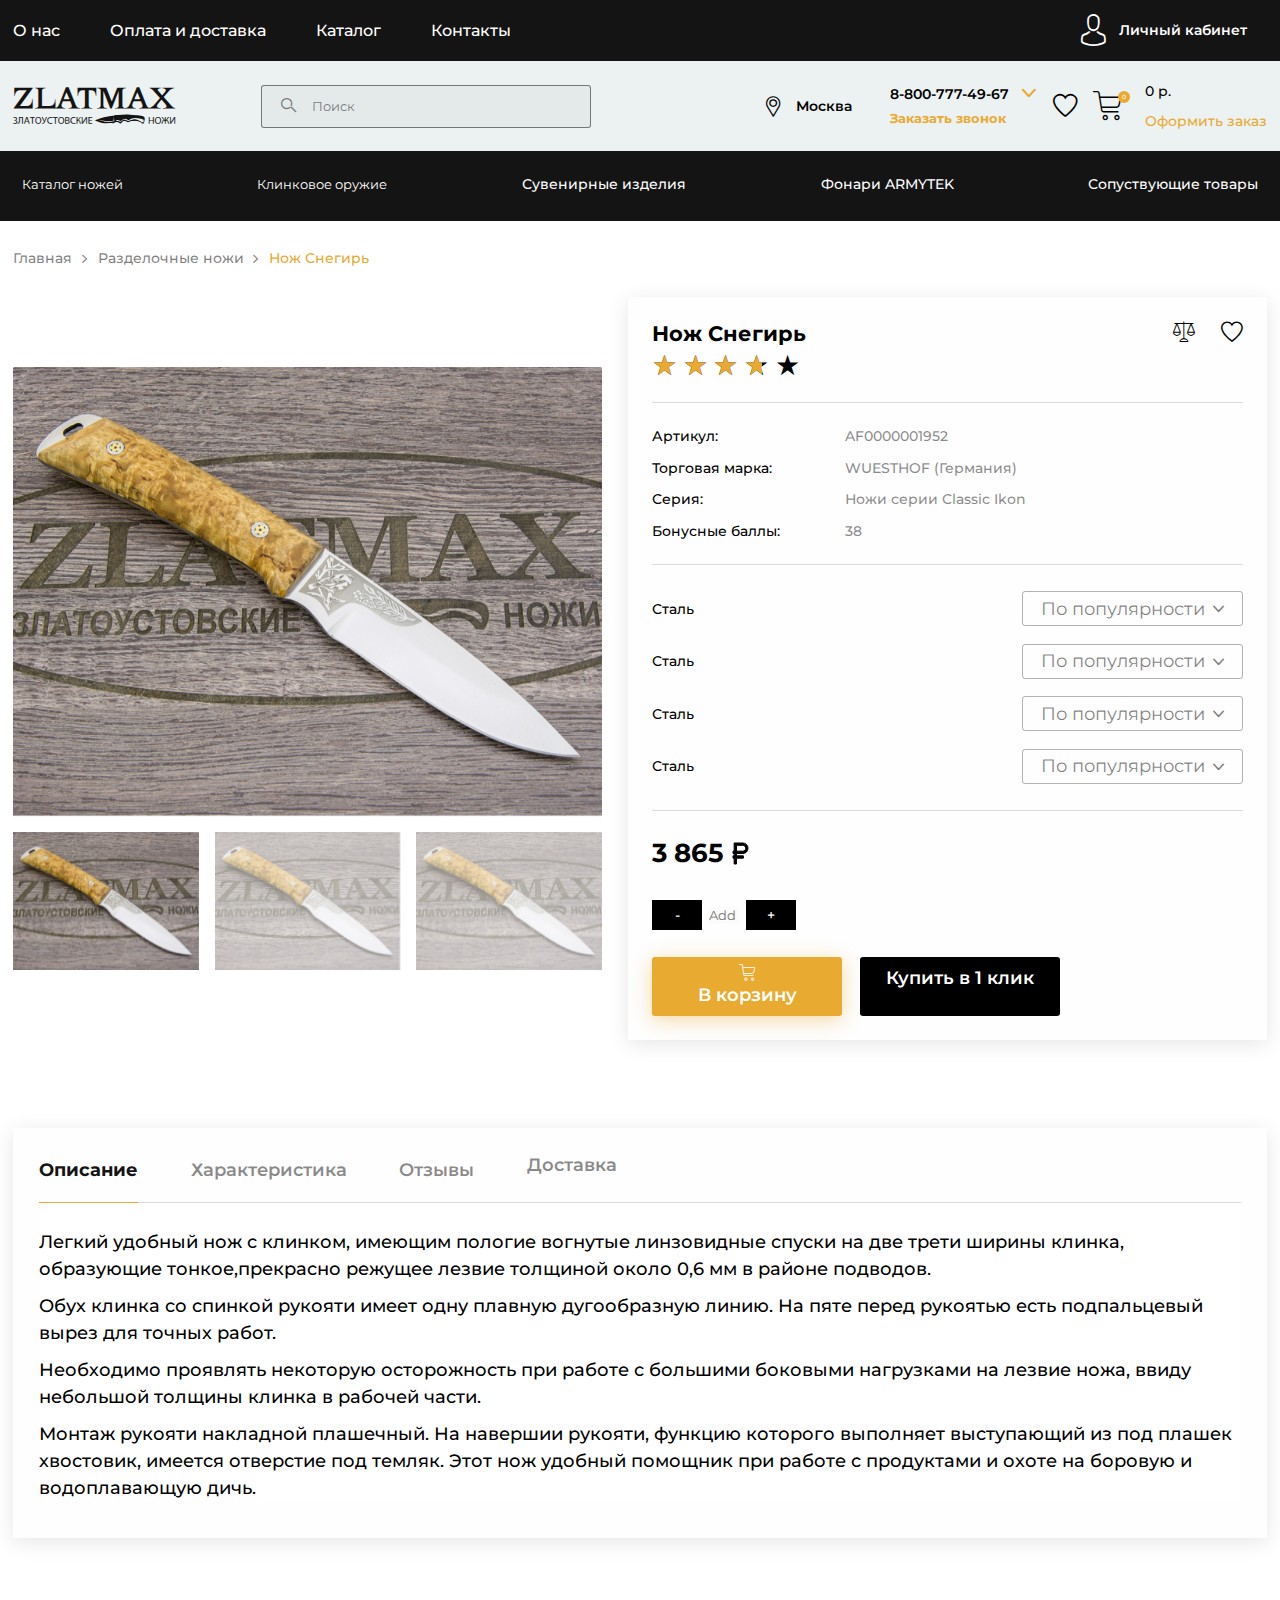
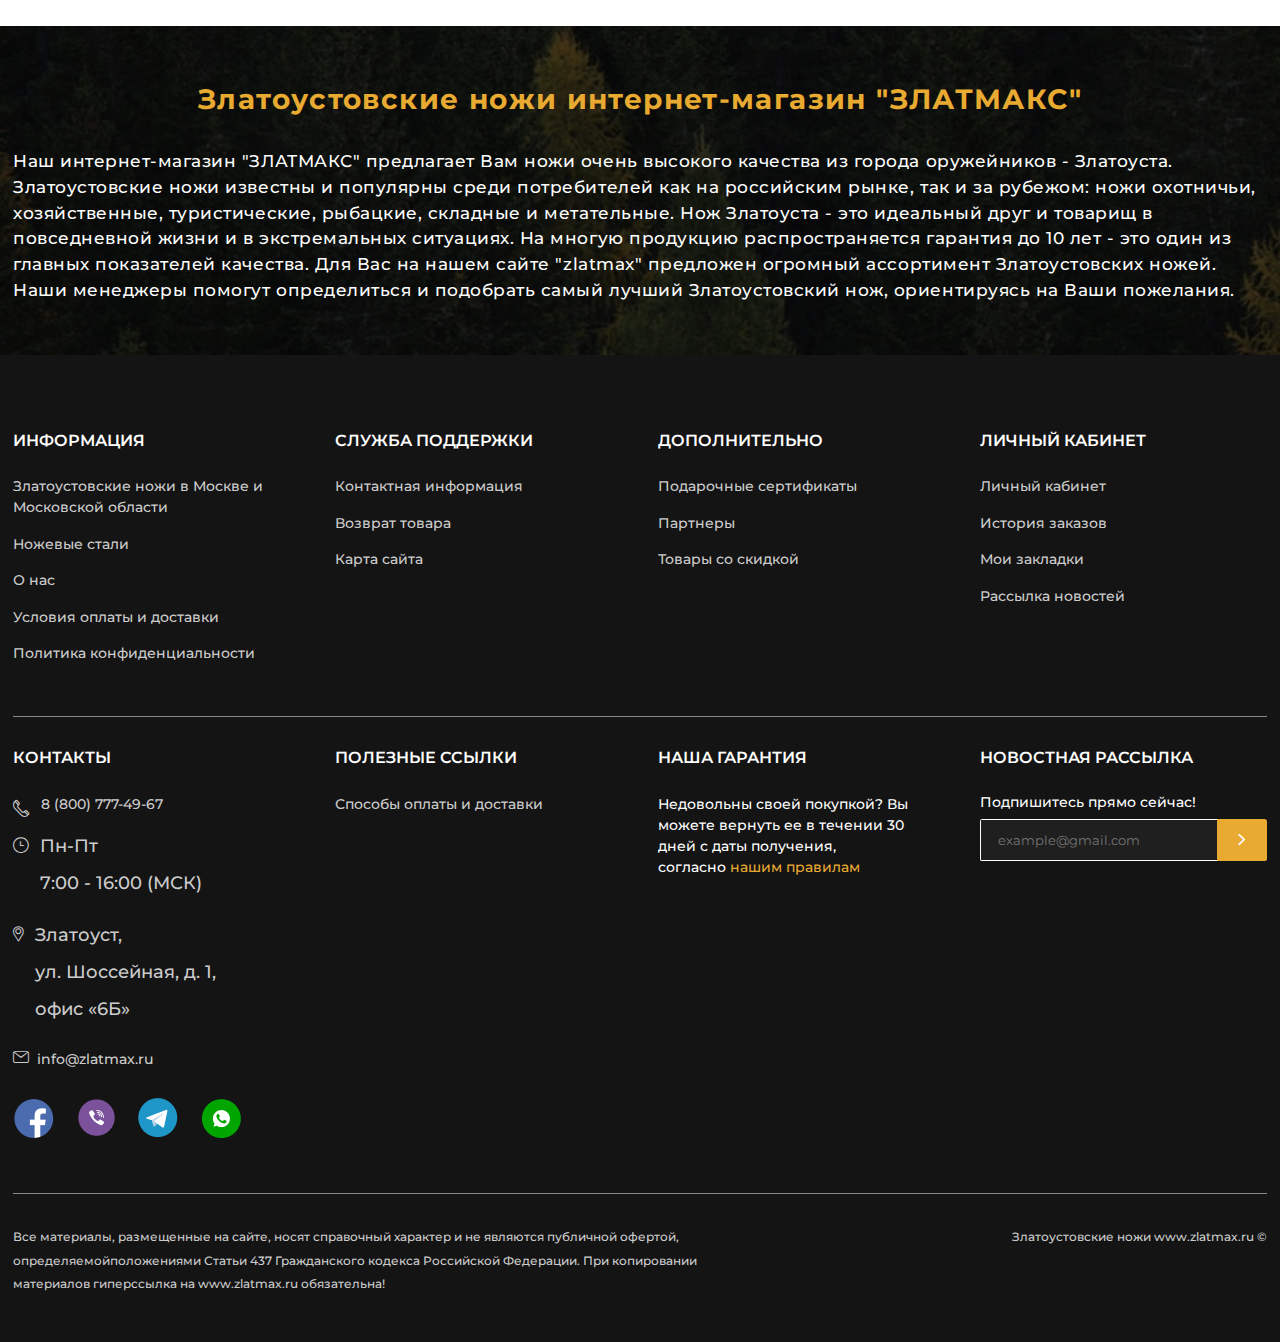
<file: index3.html>
<!DOCTYPE html>
<html lang="en">
  <head>
    <meta charset="UTF-8" />
    <meta http-equiv="X-UA-Compatible" content="IE=edge" />
    <meta name="viewport" content="width=device-width, initial-scale=1.0" />
    <link rel="stylesheet" href="slider.css" />
    <link rel="stylesheet" href="css/style3.css" />
    <link rel="stylesheet" href="reset.css" />
    <link rel="stylesheet" href="css/iconfont.css" />
    <link rel="stylesheet" href="css/select.css" />
    <link rel="stylesheet" href="counter.css" />
    <link rel="stylesheet" href="tab.css" />
    <title>Карточка</title>
  </head>
  <body>
    <header class="header">
      <div class="header__top top-header">
        <div class="top-header__container">
          <nav class="top-header__menu menu-top-header">
            <ul data-da="menu__body,991.98" class="menu-top-header__list">
              <li class="menu-top-header__item menu-top-header__item_catalog">
                <a
                  href=""
                  class="menu-top-header__link menu-top-header__link_catalog _icon-arrow-down"
                  >Каталог товаров</a
                >
              </li>
              <li class="menu-top-header__item">
                <a href="" class="menu-top-header__link">О нас</a>
              </li>
              <li class="menu-top-header__item">
                <a href="" class="menu-top-header__link">Оплата и доставка</a>
              </li>
              <li class="menu-top-header__item">
                <a href="index2.html" class="menu-top-header__link">Каталог</a>
              </li>
              <li class="menu-top-header__item">
                <a href="" class="menu-top-header__link">Контакты</a>
              </li>
            </ul>
          </nav>
          <a href="" class="top-header__user _icon-cabinet"
            ><span> Личный кабинет</span></a
          >
          <nav hidden class="menu">
            <button type="button" class="menu__icon icon-menu">
              <span></span>
            </button>
            <div class="menu__body"></div>
          </nav>
        </div>
      </div>
      <div class="header__body body-header">
        <div class="body-header__container">
          <a href="index.html" class="body-header__logo _icon-logo"></a>
          <div
            data-da="catalog-header__container,479.98"
            class="body-header__search"
          >
            <form action="#" class="search-header">
              <button
                type="submit"
                class="search-header__button _icon-search"
              ></button>
              <input
                autocomplete="off"
                name="form[]"
                data-error="Ошибка"
                placeholder="Поиск"
                type="text"
                class="search-header__input"
              />
            </form>
          </div>
          <div class="body-header__actions actions-header">
            <a href="" class="actions-header__location _icon-location"
              ><span>Москва</span></a
            >
            <div
              data-da="top-header__container,0, 991.98"
              class="actions-header__phones phones-header"
            >
              <div class="phones-header__items">
                <div class="phones-header__item">
                  <a class="phones-header__phone _icon-call"
                    ><span>8-800-777-49-67 </span></a
                  >
                  <button
                    type="button"
                    class="phones-header__arrow _icon-arrow-down"
                  ></button>
                  <ul class="phones-header__list">
                    <li class="phones-header__phone">8-800-777-49-67</li>
                    <li class="phones-header__phone">8-800-777-49-67</li>
                    <li class="phones-header__phone">8-800-777-49-67</li>
                  </ul>
                </div>
              </div>
              <button class="phones-header__callback">Заказать звонок</button>
            </div>
            <a
              href=""
              data-da="top-header__container,2,991.98"
              class="actions-header__favourite _icon-favourite"
            ></a>
            <a
              href=""
              data-da="top-header__container,2,991.98"
              class="actions-header__cart cart-header"
            >
              <div class="cart-header__icon _icon-trash"><span>0</span></div>
              <div class="cart-header__body">
                <div class="cart-header__summ">0 р.</div>
                <div class="cart-header__link">Оформить заказ</div>
              </div>
            </a>
          </div>
        </div>
      </div>
      <div class="header__catalog catalog-header">
        <div class="catalog-header__container">
          <nav class="catalog-header__menu menu-catalog">
            <button type="button" class="menu-catalog__back">Назад</button>
            <ul class="menu-catalog__list">
              <li class="menu-catalog__item">
                <button data-parent="1" class="menu-catalog__link">
                  Каталог ножей
                </button>
              </li>
              <li class="menu-catalog__item">
                <button data-parent="2" class="menu-catalog__link">
                  Клинковое оружие
                </button>
              </li>
              <li class="menu-catalog__item">
                <a href="" class="menu-catalog__link">Сувенирные изделия</a>
              </li>
              <li class="menu-catalog__item">
                <a href="" class="menu-catalog__link">Фонари ARMYTEK</a>
              </li>
              <li class="menu-catalog__item">
                <a href="" class="menu-catalog__link">Сопуствующие товары</a>
              </li>
            </ul>
            <div class="menu-catalog__sub-menu sub-menu-catalog">
              <button type="button" class="sub-menu-catalog__back">
                Назад
              </button>
              <div class="sub-menu-catalog__container">
                <div hidden data-submenu="1" class="sub-menu-catalog__block">
                  <div class="sub-menu-catalog__category">
                    <a href="" class="sub-menu-catalog__link-category"
                      >Категория ножей</a
                    >
                  </div>
                  <div class="sub-menu-catalog__category">
                    <a href="" class="sub-menu-catalog__link-category"
                      >Производство ножей</a
                    >
                  </div>
                  <div class="sub-menu-catalog__category">
                    <a href="" class="sub-menu-catalog__link-category"
                      >Ножи по маркам стали</a
                    >
                  </div>
                  <div class="sub-menu-catalog__category">
                    <a href="" class="sub-menu-catalog__link-category"
                      >Заточка и полировка ножей</a
                    >
                  </div>
                  <div class="sub-menu-catalog__category">
                    <a href="" class="sub-menu-catalog__link-category"
                      >Ножевая мастерская</a
                    >
                  </div>
                  <ul class="sub-menu-catalog__list">
                    <li class="sub-menu-catalog__item">
                      <a href="" class="sub-menu-catalog__link"
                        >Разделочные ножи</a
                      >
                    </li>
                    <li class="sub-menu-catalog__item">
                      <a href="" class="sub-menu-catalog__link"
                        >Туристические ножи</a
                      >
                    </li>
                    <li class="sub-menu-catalog__item">
                      <a href="" class="sub-menu-catalog__link"
                        >Ножи охотничьи</a
                      >
                    </li>
                    <li class="sub-menu-catalog__item">
                      <a href="" class="sub-menu-catalog__link"
                        >Булатные ножи</a
                      >
                    </li>
                    <li class="sub-menu-catalog__item">
                      <a href="" class="sub-menu-catalog__link"
                        >Ножи из дамаска</a
                      >
                    </li>
                    <li class="sub-menu-catalog__item">
                      <a href="" class="sub-menu-catalog__link"
                        >Тактического назначения</a
                      >
                    </li>
                    <li class="sub-menu-catalog__item">
                      <a href="" class="sub-menu-catalog__link"
                        >Метательные ножи</a
                      >
                    </li>
                    <li class="sub-menu-catalog__item">
                      <a href="" class="sub-menu-catalog__link"
                        >Мачете и кукри</a
                      >
                    </li>
                    <li class="sub-menu-catalog__item">
                      <a href="" class="sub-menu-catalog__link"
                        >Ножи кухонные</a
                      >
                    </li>
                  </ul>
                  <ul class="sub-menu-catalog__list">
                    <li class="sub-menu-catalog__item">
                      <a href="" class="sub-menu-catalog__link">Ножи АИР</a>
                    </li>
                    <li class="sub-menu-catalog__item">
                      <a href="" class="sub-menu-catalog__link">Ножи ЗИК</a>
                    </li>
                    <li class="sub-menu-catalog__item">
                      <a href="" class="sub-menu-catalog__link">Ножи ЗЗОСС</a>
                    </li>
                    <li class="sub-menu-catalog__item">
                      <a href="" class="sub-menu-catalog__link"
                        >Ножи РОСоружие</a
                      >
                    </li>
                    <li class="sub-menu-catalog__item">
                      <a href="" class="sub-menu-catalog__link"
                        >Ножи Оружейник</a
                      >
                    </li>
                    <li class="sub-menu-catalog__item">
                      <a href="" class="sub-menu-catalog__link"
                        >Булат Сергея Баранова</a
                      >
                    </li>
                    <li class="sub-menu-catalog__item">
                      <a href="" class="sub-menu-catalog__link"
                        >Булат Андрея Умерова</a
                      >
                    </li>
                    <li class="sub-menu-catalog__item">
                      <a href="" class="sub-menu-catalog__link">Ножи Златко</a>
                    </li>
                    <li class="sub-menu-catalog__item">
                      <a href="" class="sub-menu-catalog__link">Ножи Стиль-М</a>
                    </li>
                    <li class="sub-menu-catalog__item">
                      <a href="" class="sub-menu-catalog__link"
                        >Оружейная компания</a
                      >
                    </li>
                  </ul>
                  <ul class="sub-menu-catalog__list">
                    <li class="sub-menu-catalog__item">
                      <a href="" class="sub-menu-catalog__link"
                        >Ножи из стали 40х102С2М</a
                      >
                    </li>
                    <li class="sub-menu-catalog__item">
                      <a href="" class="sub-menu-catalog__link"
                        >Ножи из стали 95х18</a
                      >
                    </li>
                    <li class="sub-menu-catalog__item">
                      <a href="" class="sub-menu-catalog__link"
                        >Ножи из стали 100х13м</a
                      >
                    </li>
                    <li class="sub-menu-catalog__item">
                      <a href="" class="sub-menu-catalog__link"
                        >Ножи из стали 110х18м-ШД</a
                      >
                    </li>
                    <li class="sub-menu-catalog__item">
                      <a href="" class="sub-menu-catalog__link"
                        >Ножи из стали ЭИ-107 ТЦ</a
                      >
                    </li>
                    <li class="sub-menu-catalog__item">
                      <a href="" class="sub-menu-catalog__link"
                        >Ножи из стали 50х14МФ</a
                      >
                    </li>
                    <li class="sub-menu-catalog__item">
                      <a href="" class="sub-menu-catalog__link"
                        >Ножи из стали AUS-8</a
                      >
                    </li>
                    <li class="sub-menu-catalog__item">
                      <a href="" class="sub-menu-catalog__link"
                        >Ножи из стали К340</a
                      >
                    </li>
                    <li class="sub-menu-catalog__item">
                      <a href="" class="sub-menu-catalog__link"
                        >Ножи из стали M390</a
                      >
                    </li>
                    <li class="sub-menu-catalog__item">
                      <a href="" class="sub-menu-catalog__link"
                        >Ножи из стали ЭП-766</a
                      >
                    </li>
                  </ul>
                  <ul class="sub-menu-catalog__list">
                    <li class="sub-menu-catalog__item">
                      <a href="" class="sub-menu-catalog__link">Паста ГОИ</a>
                    </li>
                    <li class="sub-menu-catalog__item">
                      <a href="" class="sub-menu-catalog__link">
                        Алмазная паста</a
                      >
                    </li>
                    <li class="sub-menu-catalog__item">
                      <a href="" class="sub-menu-catalog__link"
                        >Бруски и камни для заточки</a
                      >
                    </li>
                    <li class="sub-menu-catalog__item">
                      <a href="" class="sub-menu-catalog__link"
                        >Заточные системы</a
                      >
                    </li>
                  </ul>
                  <ul class="sub-menu-catalog__list">
                    <li class="sub-menu-catalog__item">
                      <a href="" class="sub-menu-catalog__link"
                        >Ножевые клинки</a
                      >
                    </li>
                    <li class="sub-menu-catalog__item">
                      <a href="" class="sub-menu-catalog__link">
                        Заготовки для ножей</a
                      >
                    </li>
                    <li class="sub-menu-catalog__item">
                      <a href="" class="sub-menu-catalog__link"
                        >Литье для ножей</a
                      >
                    </li>
                    <li class="sub-menu-catalog__item">
                      <a href="" class="sub-menu-catalog__link"
                        >Материалы для рукоятей</a
                      >
                    </li>
                    <li class="sub-menu-catalog__item">
                      <a href="" class="sub-menu-catalog__link"
                        >Уход за рукоятиями ножей</a
                      >
                    </li>
                  </ul>
                  <div class="sub-menu-catalog__footer">
                    <a href="" class="sub-menu-catalog__all">Смотреть все</a>
                  </div>
                  <div class="sub-menu-catalog__footer">
                    <a href="" class="sub-menu-catalog__all">Смотреть все</a>
                  </div>
                  <div class="sub-menu-catalog__footer">
                    <a href="" class="sub-menu-catalog__all">Смотреть все</a>
                  </div>
                  <div class="sub-menu-catalog__footer">
                    <a href="" class="sub-menu-catalog__all">Смотреть все</a>
                  </div>
                  <div class="sub-menu-catalog__footer">
                    <a href="" class="sub-menu-catalog__all">Смотреть все</a>
                  </div>
                </div>
                <div hidden data-submenu="2" class="sub-menu-catalog__block">
                  <div class="sub-menu-catalog__category">
                    <a href="" class="sub-menu-catalog__link-category"
                      >Категория ножей</a
                    >
                  </div>
                  <div class="sub-menu-catalog__category">
                    <a href="" class="sub-menu-catalog__link-category"
                      >Производство ножей</a
                    >
                  </div>
                  <ul class="sub-menu-catalog__list">
                    <li class="sub-menu-catalog__item">
                      <a href="" class="sub-menu-catalog__link">Паста ГОИ</a>
                    </li>
                    <li class="sub-menu-catalog__item">
                      <a href="" class="sub-menu-catalog__link">
                        Алмазная паста</a
                      >
                    </li>
                    <li class="sub-menu-catalog__item">
                      <a href="" class="sub-menu-catalog__link"
                        >Бруски и камни для заточки</a
                      >
                    </li>
                    <li class="sub-menu-catalog__item">
                      <a href="" class="sub-menu-catalog__link"
                        >Заточные системы</a
                      >
                    </li>
                  </ul>
                  <ul class="sub-menu-catalog__list">
                    <li class="sub-menu-catalog__item">
                      <a href="" class="sub-menu-catalog__link"
                        >Ножевые клинки</a
                      >
                    </li>
                    <li class="sub-menu-catalog__item">
                      <a href="" class="sub-menu-catalog__link">
                        Заготовки для ножей</a
                      >
                    </li>
                    <li class="sub-menu-catalog__item">
                      <a href="" class="sub-menu-catalog__link"
                        >Литье для ножей</a
                      >
                    </li>
                    <li class="sub-menu-catalog__item">
                      <a href="" class="sub-menu-catalog__link"
                        >Материалы для рукоятей</a
                      >
                    </li>
                    <li class="sub-menu-catalog__item">
                      <a href="" class="sub-menu-catalog__link"
                        >Уход за рукоятиями ножей</a
                      >
                    </li>
                  </ul>
                  <div class="sub-menu-catalog__footer">
                    <a href="" class="sub-menu-catalog__all">Смотреть все</a>
                  </div>
                  <div class="sub-menu-catalog__footer">
                    <a href="" class="sub-menu-catalog__all">Смотреть все</a>
                  </div>
                </div>
              </div>
            </div>
          </nav>
        </div>
      </div>
    </header>
    <main class="page page__inner">
      <div class="page__header">
        <div class="page__container">
          <nav class="page__breadcrumbs breadcrumbs">
            <ul class="breadcrumbs__list">
              <li class="breadcrumbs__item">
                <a href="index.html" class="breadcrumbs__link">Главная</a>
              </li>
              <li class="breadcrumbs__item">
                <a href="index2.html" class="breadcrumbs__link"
                  >Разделочные ножи</a
                >
              </li>
              <li class="breadcrumbs__item">
                <span class="breadcrumbs__current">Нож Снегирь</span>
              </li>
            </ul>
          </nav>
        </div>
      </div>
      <div class="product">
        <div class="product__container">
          <div class="product__main main-product">
            <div class="main-product__images images-product">
              <div class="images-product__slider swiper">
                <div class="images-product__swiper swiper-wrapper">
                  <div class="images-product__slide-ibg swiper-slide">
                    <img src="img/product/main.jpg" alt="" />
                  </div>
                  <div class="images-product__slide-ibg swiper-slide">
                    <img src="img/product/main.jpg" alt="" />
                  </div>
                  <div class="images-product__slide-ibg swiper-slide">
                    <img src="img/product/main.jpg" alt="" />
                  </div>
                  <div class="images-product__slide-ibg swiper-slide">
                    <img src="img/product/main.jpg" alt="" />
                  </div>
                  <div class="images-product__slide-ibg swiper-slide">
                    <img src="img/product/main.jpg" alt="" />
                  </div>
                </div>
              </div>
              <div class="images-product__thumbs thumbs-images swiper">
                <div class="thumbs-images__swiper swiper-wrapper">
                  <div class="thumbs-images__slide-ibg swiper-slide">
                    <img src="img/product/main.jpg" alt="" />
                  </div>
                  <div class="thumbs-images__slide-ibg swiper-slide">
                    <img src="img/product/main.jpg" alt="" />
                  </div>
                  <div class="thumbs-images__slide-ibg swiper-slide">
                    <img src="img/product/main.jpg" alt="" />
                  </div>
                  <div class="thumbs-images__slide-ibg swiper-slide">
                    <img src="img/product/main.jpg" alt="" />
                  </div>
                  <div class="thumbs-images__slide-ibg swiper-slide">
                    <img src="img/product/main.jpg" alt="" />
                  </div>
                  <div class="thumbs-images__slide-ibg swiper-slide">
                    <img src="img/product/main.jpg" alt="" />
                  </div>
                </div>
              </div>
            </div>
            <div class="main-product__body body-product">
              <div class="body-product__header header-product">
                <div class="header-product__line">
                  <h1 class="header-product__title">Нож Снегирь</h1>
                  <a href="" class="header-product__link _icon-compare"></a>
                  <a href="" class="header-product__link _icon-favourite"></a>
                </div>
                <div class="header-product__rating rating rating_set">
                  <div class="rating__body">
                    <div class="rating__active"></div>
                    <div class="rating__items">
                      <input
                        type="radio"
                        class="rating__item"
                        value="1"
                        name="rating"
                      />
                      <input
                        type="radio"
                        class="rating__item"
                        value="2"
                        name="rating"
                      />
                      <input
                        type="radio"
                        class="rating__item"
                        value="3"
                        name="rating"
                      />
                      <input
                        type="radio"
                        class="rating__item"
                        value="4"
                        name="rating"
                      />
                      <input
                        type="radio"
                        class="rating__item"
                        value="5"
                        name="rating"
                      />
                    </div>
                  </div>
                  <div class="rating__value">3.6</div>
                </div>
              </div>
              <div class="body-product__table table-product">
                <div class="table-product__label">Артикул:</div>
                <div class="table-product__value">AF0000001952</div>
                <div class="table-product__label">Торговая марка:</div>
                <div class="table-product__value">WUESTHOF (Германия)</div>
                <div class="table-product__label">Серия:</div>
                <div class="table-product__value">Ножи серии Classic Ikon</div>
                <div class="table-product__label">Бонусные баллы:</div>
                <div class="table-product__value">38</div>
              </div>
              <div class="body-product__options options-product">
                <div class="options-product__label">Сталь</div>
                <div id="select-2"></div>
                <div class="options-product__label">Сталь</div>
                <div id="select-3"></div>
                <div class="options-product__label">Сталь</div>
                <div id="select-4"></div>
                <div class="options-product__label">Сталь</div>
                <div id="select-5"></div>
              </div>
              <div class="body-product__actions actions-product">
                <div class="actions-product__price">3 865</div>
                <div class="actions-product__row">
                  <div class="counter" data-counter>
                    <div class="counter__button counter__button_minus">-</div>
                    <div class="counter__input">
                      <input type="text" disabled placeholder="Add people..." />
                    </div>
                    <div class="counter__button counter__button_plus">+</div>
                  </div>
                  <div class="actions-product__buttons">
                    <a href="#" class="actions-product__cart button"
                      ><span class="_icon-trash">В корзину</span></a
                    >
                    <a
                      href="#"
                      class="actions-product__button button button_black"
                      ><span>Купить в 1 клик</span></a
                    >
                  </div>
                </div>
              </div>
            </div>
          </div>
          <div class="product__info-tabs tabs">
            <nav class="product-info-tabs__navigation tabs__nav">
              <button class="tabs__nav-btn" type="button" data-tab="#tab_1">
                Описание
              </button>
              <button class="tabs__nav-btn" type="button" data-tab="#tab_2">
                Характеристика
              </button>
              <button class="tabs__nav-btn" type="button" data-tab="#tab_3">
                Отзывы
              </button>
              <button class="tabs__nav-btn" type="button" data-tab="#tab_4">
                Доставка
              </button>
            </nav>
            <div class="product-info-tabs__content tabs__content">
              <div class="product-info-tabs__body tabs__item" id="tab_1">
                <p>
                  Легкий удобный нож с клинком, имеющим пологие вогнутые
                  линзовидные спуски на две трети ширины клинка, образующие
                  тонкое,прекрасно режущее лезвие толщиной около 0,6 мм в районе
                  подводов.
                </p>
                <p>
                  Обух клинка со спинкой рукояти имеет одну плавную дугообразную
                  линию. На пяте перед рукоятью есть подпальцевый вырез для
                  точных работ.
                </p>
                <p>
                  Необходимо проявлять некоторую осторожность при работе с
                  большими боковыми нагрузками на лезвие ножа, ввиду небольшой
                  толщины клинка в рабочей части.
                </p>
                <p>
                  Монтаж рукояти накладной плашечный. На навершии рукояти,
                  функцию которого выполняет выступающий из под плашек
                  хвостовик, имеется отверстие под темляк. Этот нож удобный
                  помощник при работе с продуктами и охоте на боровую и
                  водоплавающую дичь.
                </p>
              </div>

              <div class="product-info-tabs__body tabs__item" id="tab_2">
                <p>
                  It is a long established fact that a reader will be distracted
                  by the readable content of a page when looking at its layout.
                  The point of using Lorem Ipsum is that it has a more-or-less
                  normal distribution of letters, as opposed to using 'Content
                  here, content here', making it look like readable English.
                </p>
              </div>

              <div class="product-info-tabs__body tabs__item" id="tab_3">
                <p>
                  The point of using Lorem Ipsum is that it has a more-or-less
                  normal distribution of letters, as opposed to using 'Content
                  here, content here', making it look like readable English.
                  Many desktop publishing packages and web page editors now use
                  Lorem Ipsum as their default model text, and a search for
                  'lorem ipsum' will uncover many web sites still in their
                  infancy. Various versions have evolved over the years,
                  sometimes by accident, sometimes on purpose (injected humour
                  and the like).
                </p>
              </div>
              <div class="product-info-tabs__body tabs__item" id="tab_4">
                <p>
                  The point of using Lorem Ipsum is that it has a more-or-less
                  normal distribution of letters, as opposed to using 'Content
                  here, content here', making it look like readable English.
                  Many desktop publishing packages and web page editors now use
                  Lorem Ipsum as their default model text, and a search for
                  'lorem ipsum' will uncover many web sites still in their
                  infancy. Various versions have evolved over the years,
                  sometimes by accident, sometimes on purpose (injected humour
                  and the like).
                </p>
              </div>
            </div>
          </div>
        </div>
      </div>
    </main>
    <footer class="footer">
      <section class="footer__text text-footer">
        <div class="text-footer__container">
          <h1 class="text-footer__title">
            Златоустовские ножи интернет-магазин "ЗЛАТМАКС"
          </h1>
          <div class="text-footer__text">
            Наш интернет-магазин "ЗЛАТМАКС" предлагает Вам ножи очень высокого
            качества из города оружейников - Златоуста. Златоустовские ножи
            известны и популярны среди потребителей как на российским рынке, так
            и за рубежом: ножи охотничьи, хозяйственные, туристические,
            рыбацкие, складные и метательные. Нож Златоуста - это идеальный друг
            и товарищ в повседневной жизни и в экстремальных ситуациях. На
            многую продукцию распространяется гарантия до 10 лет - это один из
            главных показателей качества. Для Вас на нашем сайте "zlatmax"
            предложен огромный ассортимент Златоустовских ножей. Наши менеджеры
            помогут определиться и подобрать самый лучший Златоустовский нож,
            ориентируясь на Ваши пожелания.
          </div>
        </div>
      </section>
      <div class="footer__container">
        <div class="footer__body body-footer">
          <div class="body-footer__row">
            <div class="body-footer__item item-footer">
              <div
                data-spollers="767"
                class="item-footer__spoller spoller-item-footer"
              >
                <div class="spoller-item-footer__item">
                  <button
                    type="button"
                    data-spoller
                    class="spoller-item-footer__title"
                  >
                    <span>ИНФОРМАЦИЯ</span>
                  </button>

                  <div class="spoller-item-footer__body">
                    <nav class="menu-footer">
                      <ul class="menu-footer__list">
                        <li class="menu-footer__item">
                          <a href="" class="menu-footer__link"
                            >Златоустовские ножи в Москве и Московской
                            области</a
                          >
                        </li>
                        <li class="menu-footer__item">
                          <a href="" class="menu-footer__link">Ножевые стали</a>
                        </li>
                        <li class="menu-footer__item">
                          <a href="" class="menu-footer__link">О нас</a>
                        </li>
                        <li class="menu-footer__item">
                          <a href="" class="menu-footer__link"
                            >Условия оплаты и доставки</a
                          >
                        </li>
                        <li class="menu-footer__item">
                          <a href="" class="menu-footer__link"
                            >Политика конфиденциальности</a
                          >
                        </li>
                      </ul>
                    </nav>
                  </div>
                </div>
              </div>
            </div>
            <div class="body-footer__item item-footer">
              <div
                data-spollers="767"
                class="item-footer__spoller spoller-item-footer"
              >
                <div class="spoller-item-footer__item">
                  <button
                    type="button"
                    data-spoller
                    class="spoller-item-footer__title"
                  >
                    <span>СЛУЖБА ПОДДЕРЖКИ</span>
                  </button>
                  <div class="spoller-item-footer__body">
                    <nav class="menu-footer">
                      <ul class="menu-footer__list">
                        <li class="menu-footer__item">
                          <a href="" class="menu-footer__link">
                            Контактная информация</a
                          >
                        </li>
                        <li class="menu-footer__item">
                          <a href="" class="menu-footer__link"
                            >Возврат товара</a
                          >
                        </li>
                        <li class="menu-footer__item">
                          <a href="" class="menu-footer__link">Карта сайта</a>
                        </li>
                      </ul>
                    </nav>
                  </div>
                </div>
              </div>
            </div>
            <div class="body-footer__item item-footer">
              <div
                data-spollers="767"
                class="item-footer__spoller spoller-item-footer"
              >
                <div class="spoller-item-footer__item">
                  <button
                    type="button"
                    data-spoller
                    class="spoller-item-footer__title"
                  >
                    <span>ДОПОЛНИТЕЛЬНО</span>
                  </button>
                  <div class="spoller-item-footer__body">
                    <nav class="menu-footer">
                      <ul class="menu-footer__list">
                        <li class="menu-footer__item">
                          <a href="" class="menu-footer__link"
                            >Подарочные сертификаты</a
                          >
                        </li>
                        <li class="menu-footer__item">
                          <a href="" class="menu-footer__link">Партнеры</a>
                        </li>
                        <li class="menu-footer__item">
                          <a href="" class="menu-footer__link"
                            >Товары со скидкой</a
                          >
                        </li>
                      </ul>
                    </nav>
                  </div>
                </div>
              </div>
            </div>
            <div class="body-footer__item item-footer">
              <div
                data-spollers="767"
                class="item-footer__spoller spoller-item-footer"
              >
                <div class="spoller-item-footer__item">
                  <button
                    type="button"
                    data-spoller
                    class="spoller-item-footer__title"
                  >
                    <span>ЛИЧНЫЙ КАБИНЕТ</span>
                  </button>
                  <div class="spoller-item-footer__body">
                    <nav class="menu-footer">
                      <ul class="menu-footer__list">
                        <li class="menu-footer__item">
                          <a href="" class="menu-footer__link"
                            >Личный кабинет</a
                          >
                        </li>
                        <li class="menu-footer__item">
                          <a href="" class="menu-footer__link"
                            >История заказов</a
                          >
                        </li>
                        <li class="menu-footer__item">
                          <a href="" class="menu-footer__link">Мои закладки</a>
                        </li>
                        <li class="menu-footer__item">
                          <a href="" class="menu-footer__link"
                            >Рассылка новостей</a
                          >
                        </li>
                      </ul>
                    </nav>
                  </div>
                </div>
              </div>
            </div>
          </div>
          <div class="body-footer__row">
            <div class="body-footer__item item-footer">
              <div
                data-spollers="767.98"
                class="item-footer__spoller spoller-item-footer"
              >
                <div class="spoller-item-footer__item">
                  <button
                    type="button"
                    data-spoller=""
                    class="spoller-item-footer__title"
                    tabindex="-1"
                  >
                    КОНТАКТЫ
                  </button>
                  <div class="spoller-item-footer__body">
                    <nav class="menu-footer">
                      <ul class="menu-footer__list">
                        <li class="menu-footer__item">
                          <a
                            href="tel:88007774967"
                            class="menu-footer__link _icon-call"
                            >8 (800) 777-49-67</a
                          >
                        </li>
                        <li class="menu-footer__item _icon-time">
                          <div>
                            <p>Пн-Пт</p>
                            <p>7:00 - 16:00 (МСК)</p>
                          </div>
                        </li>
                        <li class="menu-footer__item _icon-location">
                          <div>
                            <p>Златоуст,</p>
                            <p>ул. Шоссейная, д. 1,</p>
                            <p>офис «6Б»</p>
                          </div>
                        </li>
                        <li class="menu-footer__item">
                          <a
                            href="mailto:info@zlatmax.ru"
                            class="menu-footer__link _icon-message"
                            >info@zlatmax.ru</a
                          >
                        </li>
                      </ul>
                    </nav>
                    <ul class="social-footer">
                      <li class="social-footer__item">
                        <a href="#" class="social-footer__link">
                          <img src="img/footer/facebook.png" alt="Картинка" />
                        </a>
                      </li>
                      <li class="social-footer__item">
                        <a href="#" class="social-footer__link">
                          <img src="img/footer/viber.png" alt="Картинка" />
                        </a>
                      </li>
                      <li class="social-footer__item">
                        <a href="#" class="social-footer__link">
                          <img src="img/footer/telegram.png" alt="Картинка" />
                        </a>
                      </li>
                      <li class="social-footer__item">
                        <a href="#" class="social-footer__link">
                          <img src="img/footer/whatsapp.png" alt="Картинка" />
                        </a>
                      </li>
                    </ul>
                  </div>
                </div>
              </div>
            </div>

            <div class="body-footer__item item-footer">
              <div
                data-spollers="767.98"
                class="item-footer__spoller spoller-item-footer"
              >
                <div class="spoller-item-footer__item">
                  <button
                    type="button"
                    data-spoller=""
                    class="spoller-item-footer__title"
                    tabindex="-1"
                  >
                    ПОЛЕЗНЫЕ ССЫЛКИ
                  </button>
                  <div class="spoller-item-footer__body">
                    <nav class="menu-footer">
                      <ul class="menu-footer__list">
                        <li class="menu-footer__item">
                          <a href="#" class="menu-footer__link"
                            >Способы оплаты и доставки</a
                          >
                        </li>
                      </ul>
                    </nav>
                  </div>
                </div>
              </div>
            </div>

            <div class="body-footer__item item-footer">
              <div
                data-spollers="767.98"
                class="item-footer__spoller spoller-item-footer"
              >
                <div class="spoller-item-footer__item">
                  <button
                    type="button"
                    data-spoller=""
                    class="spoller-item-footer__title"
                    tabindex="-1"
                  >
                    НАША ГАРАНТИЯ
                  </button>
                  <div class="spoller-item-footer__body">
                    <div class="spoller-item-footer__text">
                      Недовольны своей покупкой? Вы можете вернуть ее в течении
                      30 дней с даты получения,<br />согласно
                      <a href="">нашим правилам</a>
                    </div>
                  </div>
                </div>
              </div>
            </div>

            <div class="body-footer__item item-footer">
              <div
                data-spollers="767.98"
                class="item-footer__spoller spoller-item-footer"
              >
                <div class="spoller-item-footer__item">
                  <button
                    type="button"
                    data-spoller=""
                    class="spoller-item-footer__title"
                    tabindex="-1"
                  >
                    НОВОСТНАЯ РАССЫЛКА
                  </button>
                  <form
                    action="#"
                    class="spoller-item-footer__body footer-subscribe"
                  >
                    <label for="subscribe-input" class="footer-subscribe__label"
                      >Подпишитесь прямо сейчас!</label
                    >
                    <div class="footer-subscribe__line">
                      <input
                        id="subscribe-input"
                        autocomplete="off"
                        type="text"
                        name="form[]"
                        data-error="Ошибка"
                        data-required="email"
                        placeholder="example@gmail.com"
                        class="footer-subscribe__input"
                        data-placeholder="example@gmail.com"
                      />
                      <button
                        type="submit"
                        class="footer-subscribe__button _icon-arrow-down"
                      ></button>
                    </div>
                  </form>
                </div>
              </div>
            </div>
          </div>
          <div class="body-footer__bottom">
            <div class="body-footer__rules">
              Все материалы, размещенные на сайте, носят справочный характер и
              не являются публичной офертой, определяемойположениями Статьи 437
              Гражданского кодекса Российской Федерации. При копировании
              материалов гиперссылка на www.zlatmax.ru обязательна!
            </div>
            <div class="body-footer__copy">
              Златоустовские ножи <span>www.zlatmax.ru ©</span>
            </div>
          </div>
        </div>
      </div>
    </footer>

    <script src="select.js"></script>
    <script src="https://cdn.jsdelivr.net/npm/swiper@9.0.3/swiper-bundle.min.js"></script>
    <script src="script3.js"></script>
    <script src="dynamic_adapt.js"></script>
    <script src="counter.js"></script>
    <script src="tab.js"></script>
  </body>
</html>
</file>
<file: css/style2.css>
@charset "UTF-8";
@import url(https://fonts.googleapis.com/css?family=Montserrat:500,600,700);
[class*=__container] {
  max-width: 1600px;
  margin: 0 auto;
  padding: 0 0.9375rem;
}

[class*=-ibg] {
  position: relative;
}
[class*=-ibg] img {
  position: absolute;
  width: 100%;
  height: 100%;
  top: 0;
  left: 0;
  -o-object-fit: contain;
     object-fit: contain;
}

[class*=-ibg_contain] img {
  -o-object-fit: contain;
     object-fit: contain;
}

.accordion__header:after, .breadcrumbs__link:after, .actions-product__button:after, ._init .spoller-item-footer__title:after, [class*=_icon-]:before {
  font-family: "icons" !important;
  font-style: normal;
  font-weight: normal;
  font-variant: normal;
  text-transform: none;
  line-height: 1;
  -webkit-font-smoothing: antialiased;
  -moz-osx-font-smoothing: grayscale;
}

[class*=_icon-]:before {
  display: block;
}

._icon-arrow-down:before {
  content: "\e908";
}

._icon-trash:before {
  content: "\e901";
}

body {
  font-weight: 500;
  font-family: Montserrat;
  font-size: 18rem;
}
body._lock {
  overflow: hidden;
}
body.lock {
  overflow: hidden;
  padding-right: 17px;
}

.header__top {
  background-color: #141414;
}
.header__catalog {
  min-height: 4.375rem;
}

.top-header {
  background-color: #141414;
  color: #fff;
  padding: 0.625rem 0;
}
.top-header__container {
  display: flex;
  align-items: center;
  gap: 20px;
  min-height: 3.125rem;
}
@media (max-width: 991.98px) {
  .top-header__container {
    gap: 1.875rem;
  }
}
.top-header__menu {
  flex: 1 1 auto;
}
.top-header__user {
  position: relative;
  z-index: 6;
  display: inline-flex;
  align-items: center;
  font-weight: 600;
  line-height: calc(18px + 4 * (100vw - 320px) / 1280);
  gap: calc(0.9375em + 3 * (100vw - 320px) / 1280);
  color: #fff;
}
.top-header__user:before {
  font-size: 28px;
}
@media (any-hover: hover) {
  .top-header__user:hover span {
    text-decoration: underline;
  }
}
@media (max-width: 991.98px) {
  .top-header__user:before {
    font-size: 2.1875rem;
  }
  .top-header__user span {
    display: none;
  }
}
.top-header__user._icon-cabinet {
  transition: transform 0.3s ease 0s;
}
.top-header__user._icon-cabinet:before, .top-header__user._icon-cabinet:hover {
  transform: scale(1.2);
}

.menu-top-header__list {
  display: flex;
  flex-wrap: wrap;
  -moz-column-gap: calc(20px + 40 * (100vw - 320px) / 1280);
       column-gap: calc(20px + 40 * (100vw - 320px) / 1280);
  row-gap: 5px;
}
@media (max-width: 991.98px) {
  .menu-top-header__list {
    flex-direction: column;
    row-gap: 25px;
  }
}
@media (min-width: 991.98px) {
  .menu-top-header__item_catalog {
    display: none;
  }
}
.menu-top-header__link {
  font-size: 16px;
  color: #fff;
  line-height: calc(16px + 4 * (100vw - 320px) / 1280);
}
@media (any-hover: hover) {
  .menu-top-header__link:hover {
    text-decoration: underline;
  }
}
.menu-top-header__link_catalog {
  display: flex;
  align-items: center;
  justify-content: space-between;
  flex-direction: row-reverse;
}
.menu-top-header__link_catalog:before {
  flex: 0 0 14px;
  height: 14px;
  display: flex;
  justify-content: center;
  align-items: center;
  font-size: 0.5rem;
  transform: translateY(-0.125rem) rotate(-90deg);
}
@media (max-width: 991.98px) {
  .menu-top-header__link {
    font-size: calc(20px + 10 * (100vw - 320px) / 672);
  }
}
@media (max-width: 991.98px) {
  .menu-top-header {
    display: none;
  }
}

@media (max-width: 61.99875em) {
  .menu {
    flex: 1 1 auto;
    display: flex;
    justify-content: flex-end;
  }
}
@media (max-width: 61.99875em) {
  .menu__body {
    position: fixed;
    width: 100%;
    height: 100%;
    top: 0;
    left: -100%;
    overflow: auto;
    background-color: #141414;
    padding: 6.25rem 0.9375rem 3.125rem 0.9375rem;
    transition: left 0.3s ease 0s;
    z-index: 4;
  }
  .menu__body::before {
    content: "";
    position: fixed;
    width: 100%;
    height: 70px;
    left: -100%;
    top: 0;
    background-color: #141414;
  }
  .menu__body._active {
    left: 0;
  }
  .menu__body._active::before {
    left: 0;
  }
}
@media (max-width: 61.99875em) {
  .menu .icon-menu {
    display: block;
    position: relative;
    width: 40px;
    height: 22.5px;
    cursor: pointer;
    z-index: 5;
  }
  .menu .icon-menu span, .menu .icon-menu:before, .menu .icon-menu:after {
    content: "";
    transition: all 0.3s ease 0s;
    left: 0;
    position: absolute;
    width: 100%;
    height: 2px;
    background-color: #fff;
  }
  .menu .icon-menu::before {
    top: 0px;
  }
  .menu .icon-menu:after {
    bottom: 0px;
  }
  .menu .icon-menu span {
    top: calc(50% - 1px);
  }
  .menu .icon-menu._active span {
    transform: scale(0);
  }
  .menu .icon-menu._active::before {
    transform: rotate(-45deg);
    top: calc(50% - 1px);
  }
  .menu .icon-menu._active::after {
    transform: rotate(45deg);
    bottom: calc(50% - 1px);
  }
}

.body-header {
  padding: 10px 0;
  background-color: #ecf1f2;
}
.body-header__container {
  display: flex;
  min-height: 70px;
  align-items: center;
}
@media (max-width: 991.98px) {
  .body-header__container {
    justify-content: space-between;
  }
}
@media (max-width: 497.98px) {
  .body-header__container {
    justify-content: center;
  }
}
.body-header__logo {
  font-size: 2.625rem;
  color: #141414;
}
@media (any-hover: hover) {
  .body-header__logo {
    transition: transform 0.3s ease 0s;
  }
  .body-header__logo:hover {
    transform: scale(1.1);
    transition: transform 0.3s ease 0s;
  }
}
.body-header__search {
  padding-left: 158px;
  flex: 1 1 auto;
}
@media (max-width: 1200px) {
  .body-header__search {
    padding-left: calc(
        20px + 138 *
          ((100vw - 320px) / 880)
      );
  }
}
@media (min-width: 991.98px) {
  .body-header__search {
    padding-right: 1.25rem;
  }
}
@media (max-width: 1600px) {
  .body-header__search {
    padding-left: calc(20px + 90 * (100vw - 320px) / 980);
  }
}
@media (max-width: 1400px) {
  .body-header__search {
    padding-left: calc(10px + 70 * (100vw - 320px) / 880);
  }
}
@media (max-width: 1200px) {
  .body-header__search {
    padding-left: calc(10px + 50 * (100vw - 320px) / 780);
  }
}
@media (max-width: 991.98px) {
  .body-header__search {
    padding: 0;
  }
}
.body-header__actions a {
  color: #000;
}

.search-header {
  background-color: rgba(7, 7, 7, 0.03);
  border-radius: 3px;
  position: relative;
  border: 1px solid rgba(4, 4, 4, 0.5);
}
@media (min-width: 991.98px) {
  .search-header {
    max-width: 23.5625rem;
  }
}
.search-header__button {
  position: absolute;
  background-color: transparent;
  height: 2.8125rem;
  width: 2.625rem;
  display: flex;
  justify-content: center;
  align-items: center;
  top: 0;
  left: 8px;
  font-size: 15px;
  color: rgba(0, 0, 0, 0.5);
}
.search-header__input {
  width: 100%;
  background-color: transparent;
  border-radius: 3px;
  height: 41px;
  padding: 0 20px 0 50px;
  color: #000;
}
.search-header__input::-moz-placeholder {
  color: rgba(0, 0, 0, 0.5);
}
.search-header__input::placeholder {
  color: rgba(0, 0, 0, 0.5);
}
@media (max-width: 991.98px) {
  .search-header {
    background-color: #fff;
  }
}

.actions-header {
  display: flex;
  align-items: center;
  -moz-column-gap: calc(0.9375rem + 15 * (100vw - 320px) / 1280);
       column-gap: calc(0.9375rem + 15 * (100vw - 320px) / 1280);
}
@media (max-width: 1400px) {
  .actions-header {
    -moz-column-gap: calc(0.625rem + 10 * (100vw - 320px) / 1280);
         column-gap: calc(0.625rem + 10 * (100vw - 320px) / 1280);
  }
}
@media (max-width: 991.98px) {
  .actions-header {
    display: none;
  }
}
.actions-header__location {
  display: inline-flex;
  align-items: center;
  font-weight: 600;
  margin-right: 1.5625rem;
}
.actions-header__location:before {
  font-size: 1.5rem;
  margin: 0 calc(10px + 8 * (100vw - 320px) / 1280) 0 0;
}
@media (any-hover: hover) {
  .actions-header__location:hover span {
    text-decoration: underline;
  }
}
.actions-header__favourite {
  font-size: 1.6875rem;
  position: relative;
  z-index: 5;
}
@media (max-width: 992px) {
  .actions-header__favourite {
    color: #fff;
  }
}
@media (max-width: 992px) {
  .actions-header__cart {
    color: #fff;
  }
}

.phones-header {
  position: relative;
  z-index: 6;
}
.phones-header__item.active {
  transition: all 0.3s ease 0s;
}
.phones-header__item.active .phones-header__list {
  display: block;
  transition: all 0.3s ease 0s;
  z-index: 5;
}
@media (max-width: 61.99875em) {
  .phones-header__item.active .phones-header__list {
    width: auto;
  }
  .phones-header__item.active .phones-header__list li {
    color: #000;
  }
}
@media (max-width: 29.99875em) {
  .phones-header__item.active .phones-header__list {
    width: 210px;
  }
}
.phones-header__item.active .phones-header__arrow {
  transform: rotate(-180deg);
}
.phones-header__item {
  position: relative;
  display: flex;
}
.phones-header__phone {
  font-weight: 600;
  line-height: calc(18px + 4 * (100vw - 320px) / 1280);
  white-space: nowrap;
}
@media (max-width: 991.98px) {
  .phones-header__phone {
    font-size: 1.5625rem;
  }
}
.phones-header__phone:before {
  display: none;
}
@media (max-width: 479.98px) {
  .phones-header__phone:before {
    display: block;
    font-size: 2rem;
  }
  .phones-header__phone span {
    display: none;
  }
}
.phones-header__arrow {
  color: #e8aa31;
  font-size: 0.625rem;
  margin-left: calc(10px + 5 * (100vw - 320px) / 1280);
  transition: all 0.3s ease 0s;
}
@media (max-width: 991.98px) {
  .phones-header__arrow {
    display: none;
  }
}
.phones-header__list {
  position: absolute;
  top: 100%;
  width: 100%;
  left: 0;
  background-color: #fff;
  padding: 0.9375rem;
  border-radius: 0.625rem;
  display: none;
  transition: all 0.3s ease 0s;
  transition: transform 0.3s ease 0s;
}
.phones-header__list li:not(:last-child) {
  margin-bottom: calc(5px + 13 * (100vw - 320px) / 1280);
}
@media (max-width: 991.98px) {
  .phones-header__list {
    display: none;
  }
}
.phones-header__callback {
  margin: 0.1875rem 0 0 0;
  font-weight: 700;
  line-height: calc(18px + 4 * (100vw - 320px) / 1280);
  color: #e8aa31;
}
@media (any-hover: hover) {
  .phones-header__callback:hover {
    text-decoration: underline;
  }
}
@media (max-width: 991.98px) {
  .phones-header__callback {
    display: none;
  }
}

.cart-header {
  position: relative;
  z-index: 6;
  display: flex;
  -moz-column-gap: 15px;
       column-gap: 15px;
  align-items: center;
}
.cart-header__icon {
  flex: 0 0 37px;
  font-size: 2.1875rem;
  position: relative;
  color: #fff;
}
.cart-header__icon span {
  position: absolute;
  width: 0.875rem;
  height: 0.875rem;
  font-size: 0.4375rem;
  background: #e8aa31;
  border-radius: 50%;
  display: flex;
  bottom: 0;
  left: 10px;
  justify-content: center;
  align-items: center;
  color: #fff;
}
.cart-header__body {
  line-height: calc(18px + 4 * (100vw - 320px) / 1280);
  font-size: 1rem;
}
@media (max-width: 78.125em) {
  .cart-header__body {
    display: none;
  }
}
.cart-header__summ {
  font-weight: 500;
}
.cart-header__summ:not(:last-child) {
  margin-bottom: calc(5px + 5 * (100vw - 320px) / 1280);
}
.cart-header__link {
  color: #e8aa31;
  white-space: nowrap;
}

.catalog-header {
  background-color: #141414;
  position: relative;
  min-height: 5rem;
}
.catalog-header__container {
  min-height: 4.375rem;
}
@media (max-width: 991.98px) {
  .catalog-header__container {
    padding: 1.25rem calc(15px + 35 * (100vw - 320px) / 1280);
  }
}
@media (max-width: 991.98px) {
  .menu-catalog {
    position: fixed;
    width: 100%;
    top: 0;
    left: -100%;
    height: 100%;
    overflow: auto;
    background-color: #141414;
    padding: 1.5625rem 0.9375rem 3.125rem 0.9375rem;
    transition: left 0.3s ease 0s;
  }
  .catalog-open .menu-catalog {
    left: 0;
    z-index: 6;
  }
}
.menu-catalog li > a {
  color: #fff;
}
.menu-catalog__list {
  display: flex;
  -moz-column-gap: 10px;
       column-gap: 10px;
  justify-content: space-between;
}
@media (max-width: 991.98px) {
  .menu-catalog__list {
    flex-direction: column;
    row-gap: 1.5625rem;
  }
}
.menu-catalog__link {
  color: #fff;
  display: flex;
  position: relative;
  transition: color 0.3s ease 0s;
}
@media (min-width: 991.98px) {
  .menu-catalog__link {
    justify-content: center;
    align-items: center;
    text-align: center;
    min-height: 4.375rem;
    padding: 0 0.625rem;
  }
}
.menu-catalog__link:after {
  content: "";
  position: absolute;
  opacity: 0;
  visibility: hidden;
  bottom: 0;
  left: 0.625rem;
  height: 1px;
  background-color: #e8aa31;
  width: calc(100% - 1.25rem);
  transition: all 0.3s ease 0s;
}
@media (any-hover: hover) {
  .menu-catalog__link {
    padding-top: 0.3125rem;
  }
  .menu-catalog__link:hover {
    color: #e8aa31;
  }
  .menu-catalog__link:hover:after {
    opacity: 1;
    visibility: visible;
  }
}
.menu-catalog__link._sub-menu-active {
  color: #e8aa31;
}
.menu-catalog__link._sub-menu-active:after {
  opacity: 1;
  visibility: visible;
}
@media (max-width: 991.98px) {
  .menu-catalog__link {
    font-size: calc(20px + 10 * (100vw - 320px) / 672);
    display: inline-flex;
  }
}
.menu-catalog__sub-menu {
  width: 100%;
  left: 0;
  top: 100%;
  background-color: #141414;
}
.menu-catalog__back {
  display: none;
}
@media (max-width: 991.98px) {
  .menu-catalog__back {
    display: inline-flex;
    align-items: center;
    color: #fff;
    font-size: calc(20px + 10 * (100vw - 320px) / 672);
  }
  .menu-catalog__back:not(:last-child) {
    margin-bottom: calc(1.875em + 35 * (100vw - 320px) / 672);
  }
  .menu-catalog__back:before {
    margin-right: calc(0.8125em + 17 * (100vw - 320px) / 672);
  }
}

@media (max-width: 991.98px) {
  .sub-menu-catalog {
    position: fixed;
    width: 100%;
    top: 0;
    left: -100%;
    height: 100%;
    overflow: auto;
    background-color: #141414;
    padding: 1.5625rem 0.9375rem 3.125rem 0.9375rem;
    transition: left 0.3s ease 0s;
  }
  .sub-menu-open .sub-menu-catalog {
    display: block;
    left: 0;
    z-index: 6;
  }
}
.sub-menu-catalog__back {
  display: none;
}
@media (max-width: 991.98px) {
  .sub-menu-catalog__back {
    display: inline-flex;
    align-items: center;
    color: #fff;
    font-size: calc(20px + 10 * (100vw - 320px) / 672);
  }
  .sub-menu-catalog__back:not(:last-child) {
    margin-bottom: calc(1.875em + 35 * (100vw - 320px) / 672);
  }
  .sub-menu-catalog__back:before {
    margin-right: calc(0.8125em + 17 * (100vw - 320px) / 672);
  }
}
.sub-menu-catalog__block {
  padding-bottom: 1.875rem;
  display: none;
}
.sub-menu-catalog__block_1 {
  grid-template-columns: repeat(1, minmax(auto, 20rem));
}
.sub-menu-catalog__block_2 {
  grid-template-columns: repeat(2, minmax(auto, 20rem));
}
.sub-menu-catalog__block_3 {
  grid-template-columns: repeat(3, minmax(auto, 20rem));
}
.sub-menu-catalog__block_4 {
  grid-template-columns: repeat(4, minmax(auto, 20rem));
}
.sub-menu-catalog__block_5 {
  grid-template-columns: repeat(5, minmax(auto, 20rem));
}
.sub-menu-catalog__block._sub-menu-open {
  display: grid;
}
@media (max-width: 991.98px) {
  .sub-menu-catalog__block._sub-menu-open {
    display: block;
  }
}
.sub-menu-catalog__container {
  padding: 0 0.625rem;
}
.sub-menu-catalog__category {
  font-size: 1rem;
  line-height: calc(16px + 4 * (100vw - 320px) / 1280);
}
@media (any-hover: hover) {
  .sub-menu-catalog__category:hover {
    text-decoration: underline;
  }
}
@media (min-width: 991.98px) {
  .sub-menu-catalog__category {
    font-weight: 700;
    padding: 1.875rem 0.9375rem 1.875rem 0;
  }
}
@media (max-width: 991.98px) {
  .sub-menu-catalog__category:not(:last-child) {
    margin-bottom: calc(16px + 9 * (100vw - 320px) / 1280);
  }
}
.sub-menu-catalog__category a {
  color: #fff;
}
.sub-menu-catalog__list {
  display: flex;
  flex-direction: column;
  gap: 20px;
  padding: 1.875rem 0.9375rem 1.875rem 0;
  border-bottom: 1px solid rgba(255, 255, 255, 0.3);
  border-top: 1px solid rgba(255, 255, 255, 0.3);
}
.sub-menu-catalog__link {
  font-size: 1rem;
  line-height: calc(16px + 4 * (100vw - 320px) / 1280);
}
@media (any-hover: hover) {
  .sub-menu-catalog__link:hover {
    text-decoration: underline;
  }
}
@media (max-width: 991.98px) {
  .sub-menu-catalog__link-category {
    font-size: calc(20px + 10 * (100vw - 320px) / 672);
  }
}
.sub-menu-catalog__all {
  font-size: 1rem;
  color: #e8aa31;
}
@media (any-hover: hover) {
  .sub-menu-catalog__all:hover {
    text-decoration: underline;
  }
}
.sub-menu-catalog__footer {
  padding: 1.875rem 0.9375rem 1.875rem 0;
}
.sub-menu-catalog__back {
  display: none;
}
@media (max-width: 991.98px) {
  .sub-menu-catalog__back {
    display: inline-flex;
    align-items: center;
    color: #fff;
  }
}

.footer {
  background-color: #141414;
}
.text-footer {
  padding-top: calc(
      40px + 20 * ((100vw - 320px) / 1600)
    );
  padding-bottom: calc(
      40px + 20 * ((100vw - 320px) / 1600)
    );
  background: url("../img/footer/bg.jpg") top/cover no-repeat;
}
.text-footer__title {
  text-align: center;
  font-weight: 700;
   font-size: calc(
      24px + 6 * ((100vw - 320px) / 1600)
    );
  line-height: 1.5333333333;
  letter-spacing: 0.05em;
  color: #e8aa31;
}
.text-footer__title:not(:last-child) {
  margin-bottom: 1em;
}
.text-footer__text {
   font-size: calc(
      16px + 2 * ((100vw - 320px) / 1600)
    );
  line-height: 1.5;
  letter-spacing: 0.03em;
  color: #fff;
}

.body-footer {
  padding-top: calc(
      40px + 60 * ((100vw - 320px) / 1600)
    );
  padding-bottom: calc(
      40px + 10 * ((100vw - 320px) / 1600)
    );
  display: grid;
  gap: calc(
      25px + 10 * ((100vw - 320px) / 1600)
    );
}
.body-footer__row {
  display: grid;
  grid-template-columns: repeat(auto-fit, minmax(18.125rem, 1fr));
  -moz-column-gap: 2.5rem;
       column-gap: 2.5rem;
  row-gap: calc(
      20px + 20 * ((100vw - 320px) / 1600)
    );
}
.body-footer__row:not(:last-child) {
  padding: 0 0 1.875rem 0;
  border-bottom: 1px solid rgba(255, 255, 255, 0.5);
}
.body-footer__bottom {
  color: rgba(255, 255, 255, 0.8);
  font-size: 0.875rem;
  line-height: 1.9285714286;
}
@media (min-width: 75em) {
  .body-footer__bottom {
    display: flex;
    justify-content: space-between;
    gap: 1.25rem;
  }
}
.body-footer__rules {
  max-width: 51.25rem;
}
.body-footer__copy span {
  white-space: nowrap;
}

.spoller-item-footer__text {
  line-height: 1.5;
  color: #fff;
}
.spoller-item-footer__text a {
  color: #e8aa31;
}
@media (any-hover: hover) {
  .spoller-item-footer__text a:hover {
    text-decoration: underline;
  }
}
.spoller-item-footer__title {
  text-transform: uppercase;
  font-weight: 600;
  font-size: 1.125rem;
  line-height: 1.2222222222;
  color: #fff;
}
._init .spoller-item-footer__title {
  display: flex;
  justify-content: space-between;
  gap: 0.625rem;
  width: 100%;
}
._init .spoller-item-footer__title:after {
  content: "\e908";
  font-size: 0.5rem;
  margin-top: 0.625em;
  transition: transform 0.3s ease 0s;
}
._init .spoller-item-footer__title._active:after {
  transform: rotate(-180deg);
}
.spoller-item-footer__body {
   padding-top: calc(
      20px + 10 * ((100vw - 320px) / 1600)
    );
   padding-bottom: calc(
      20px + 10 * ((100vw - 320px) / 1600)
    );
}

.menu-footer:not(:last-child) {
  margin-bottom: calc(
      20px + 12 * ((100vw - 320px) / 1600)
    );
}
.menu-footer__item {
  line-height: 1.5;
  display: flex;
  color: rgba(255, 255, 255, 0.8);
}
.menu-footer__item:not(:last-child) {
  margin-bottom: 1.1111111111em;
}
.menu-footer__item:before {
  font-size: 1.125rem;
  margin: 0.3333333333em 0.6666666667em 0 0;
}
.menu-footer__link {
  display: inline-flex;
  line-height: 1.5;
  color: rgba(255, 255, 255, 0.8);
}
.menu-footer__link:before {
  font-size: 1.25rem;
  margin: 0.3333333333em 0.6666666667em 0 0;
}
.menu-footer__link._icon-message:before {
  font-size: 0.8125rem;
}

.footer-subscribe__label {
  line-height: 1.2222222222;
  display: block;
  color: #fff;
  border-radius: 3px;
}
.footer-subscribe__label:not(:last-child) {
  margin-bottom: 0.5555555556em;
}
.footer-subscribe__line {
  display: flex;
  border-radius: 0.1875rem;
  overflow: hidden;
}
.footer-subscribe__input {
  background: rgba(255, 255, 255, 0.05);
  height: 3rem;
  padding: 0 1.25rem;
  color: #fff;
  width: 100%;
  border: 1px solid #fff;
  border-right: none;
}
.footer-subscribe__button {
  flex: 0 0 50px;
  display: flex;
  justify-content: center;
  align-items: center;
  background-color: #e8aa31;
}
.footer-subscribe__button:before {
  transform: rotate(-90deg);
  color: #fff;
  font-size: 0.5rem;
}

.social-footer {
  display: flex;
  gap: 1.5rem;
}
.product-card {
  position: relative;
}
.product-card__content {
  background-color: #fff;
  height: 100%;
  display: grid;
  grid-template-rows: auto 1fr;
  box-shadow: 0 4px 20px rgba(0, 0, 0, 0.1);
  transition: box-shadow 0.3s ease 0s;
}
.product-card__sale {
  position: absolute;
  top: 1.25rem;
  left: 0;
  color: #fff;
  background-color: #e8aa31;
  padding: 0.375rem 1.375rem;
  z-index: 10;
  pointer-events: none;
}
@media (any-hover: hover) {
  .product-card:hover {
    box-shadow: 0 4px 25px rgba(0, 0, 0, 0.2);
  }
}
.product-card__item-image-ibg {
  display: block;
  padding-bottom: 88.8888888889%;
}
.product-card__body {
  padding: 1.25rem;
  display: flex;
  flex-direction: column;
}
.product-card__title {
  flex: 1 1 auto;
  font-weight: 600;
  font-size: 1.25rem;
  line-height: 1.7;
}
.product-card__title a {
  color: #000;
}
.product-card__title:not(:last-child) {
  margin-bottom: 0.5em;
}
@media (any-hover: hover) {
  .product-card__title:hover {
    text-decoration: underline;
  }
}
.product-card__info:not(:last-child) {
  margin-bottom: 0.9375em;
}
.product-card__footer {
  border-top: 1px solid rgba(20, 20, 20, 0.5);
  padding: 1.25rem 0;
  display: flex;
  align-items: center;
  gap: 0.9375rem;
}
.product-card__price {
  flex: 1 1 auto;
  font-weight: 600;
  font-size: 1.25rem;
  line-height: 1.7;
  color: #141414;
}
.product-card__compare, .product-card__favourite {
  font-size: 1.5rem;
  color: #000;
  transition: color 0.3s ease 0s;
}
@media (any-hover: hover) {
  .product-card__compare:hover, .product-card__favourite:hover {
    color: #e8aa31;
  }
}
.product-card__cart {
  width: 100%;
}
.product-card__cart span {
  display: flex;
  align-items: center;
  flex-direction: row-reverse;
  justify-content: center;
}
.product-card__cart span:before {
  margin-left: 1rem;
}
.product-card__rating {
  justify-content: space-between;
}
.product-card__rating:not(:last-child) {
  margin-bottom: 1.625rem;
}
.actions-product__button {
  display: flex;
  flex-direction: row-reverse;
  align-items: center;
}
.actions-product__button:after {
  content: "\e901";
}
@media (max-width: 29.99875em) {
  .actions-product__button {
    width: 100%;
  }
}
.actions-product__button span:before {
  margin-left: 1.25rem;
}

.quantity {
  display: inline-flex;
  -moz-column-gap: 7px;
       column-gap: 7px;
  align-items: center;
}
.quantity__control {
  flex: 0 0 50px;
  height: 30px;
  background-color: #000;
  color: #fff;
  display: flex;
  justify-content: center;
  align-items: center;
  cursor: pointer;
}
.quantity__current {
  flex: 0 0 30px;
  text-align: center;
}

.rating {
  display: flex;
  align-items: flex-end;
  font-size: 2rem;
  line-height: 0.75;
}
.rating__body {
  position: relative;
  letter-spacing: 0.2em;
}
.rating__body:before {
  content: "★★★★★";
  display: block;
}
.rating__active {
  position: absolute;
  width: 0%;
  height: 100%;
  top: 0;
  left: 0;
  overflow: hidden;
}
.rating__active:before {
  content: "★★★★★";
  position: absolute;
  width: 100%;
  height: 100%;
  top: 0;
  left: 0;
  color: #e8aa31;
}
.rating__items {
  position: absolute;
  width: 100%;
  height: 100%;
  top: 0;
  left: 0;
  display: flex;
}
.rating__item {
  flex: 0 0 20%;
  height: 100%;
  opacity: 0;
}
.rating__value {
  display: none;
  font-size: 50%;
  line-height: 1;
  padding-left: 10px;
}
.rating__info {
  color: #ababab;
  font-size: 1rem;
}

.button {
  display: inline-block;
  text-align: center;
  padding: 0.5rem 3.25rem;
  background: #e8aa31;
  box-shadow: 0 4px 20px rgba(232, 170, 49, 0.43);
  border-radius: 3px;
  font-weight: 600;
  font-size: 1.25rem;
  line-height: 1.6;
  color: #fff;
  transition: box-shadow 0.3s ease 0s;
}
@media (any-hover: hover) {
  .button:hover {
    box-shadow: 0 4px 25px rgba(232, 170, 49, 0.63);
  }
}
.button_border {
  background-color: #fff;
  border: 1px solid #e8aa31;
  color: #e8aa31;
  box-shadow: none;
}

.checkbox {
  position: relative;
}
.checkbox:not(:last-child) {
  margin-bottom: 0.3125em;
}
.checkbox__input {
  position: absolute;
  width: 0;
  height: 0;
  opacity: 0;
}
.checkbox__input:checked + .checkbox__label::after {
  transform: scale(1);
}
.checkbox__label {
  cursor: pointer;
  display: inline-flex;
  align-items: center;
  position: relative;
  gap: 10px;
}
.checkbox__label:before {
  content: "";
  align-self: flex-start;
  flex: 0 0 1.25rem;
  width: 1.25rem;
  height: 1.25rem;
  border: 1px solid #e8aa31;
  border-radius: 0.1875rem;
}
.checkbox__label:after {
  content: "";
  transition: all 0.3s ease 0s;
  transform: scale(0);
  position: absolute;
  width: 1rem;
  height: 1rem;
  top: 2px;
  left: 2px;
  background-color: #e8aa31;
  border-radius: 0.1875rem;
}
.checkbox__text small {
  color: #e8aa31;
}

.catalog {
  padding-bottom: calc(
      40px + 80 * ((100vw - 320px) / 1600)
    );
}
.catalog__body {
  display: grid;
  gap: 1.875rem;
}
@media (min-width: 61.99875em) {
  .catalog__body {
    grid-template-columns: 23.4375rem 1fr;
  }
}
.catalog__products {
  display: grid;
  grid-template-columns: repeat(auto-fit, minmax(18.125rem, 1fr));
  gap: 1.25rem;
  margin-top: 0.625rem;
}
.catalog__products:not(:last-child) {
  margin-bottom: calc(
      30px + 30 * ((100vw - 320px) / 1600)
    );
}
.catalog__footer {
  display: flex;
  justify-content: space-between;
  gap: 1.25rem;
}
@media (max-width: 61.99875em) {
  .catalog__footer {
    flex-direction: column;
  }
}

.itc-select {
  display: flex;
  justify-content: flex-end;
}
.itc-select:not(:last-child) {
  margin-bottom: 1.25rem;
}
.itc-select__toggle {
  display: flex;
  justify-content: flex-end;
}

.pagging {
  display: flex;
  justify-content: flex-end;
  align-items: center;
  gap: calc(
      15px + 15 * ((100vw - 320px) / 1600)
    );
}
.pagging__arrow {
  color: #e8aa31;
}
.pagging__arrow:disabled {
  color: rgba(0, 0, 0, 0.12);
}
.pagging__arrow:before {
  font-size: 0.625rem;
}
.pagging__arrow_left {
  transform: rotate(90deg);
}
.pagging__arrow_right {
  transform: rotate(-90deg);
}
.pagging__list {
  display: flex;
  align-items: center;
  gap: 0.875rem;
}
.pagging__link {
  width: 2.125rem;
  height: 2.125rem;
  display: flex;
  justify-content: center;
  align-items: center;
  border-radius: 50%;
  color: #000;
}
.pagging__link ._active {
  background-color: #e8aa31;
  color: #fff;
}
@media (any-hover: hover) {
  .pagging__link:hover {
    background-color: #e8aa31;
    color: #fff;
  }
}

.breadcrumbs {
  white-space: nowrap;
  overflow: auto;
  height: 1.375rem;
}
.breadcrumbs__list {
  display: flex;
}
.breadcrumbs__link {
  opacity: 0.5;
  display: flex;
  align-items: center;
  color: #000;
}
.breadcrumbs__link:after {
  content: "\e908";
  transform: rotate(-90deg);
  font-size: 0.375rem;
  margin: 0 1.6666666667em;
}
.breadcrumbs__current {
  color: #e8aa31;
}

.page__inner {
  padding-top: calc(
      30px + 0 * ((100vw - 320px) / 1600)
    );
}
.page__header {
  margin-bottom: 1.875rem;
}

.title {
  font-weight: 700;
  font-size: 1.5rem;
  line-height: 1.2083333333;
}
.title:not(:last-child) {
  margin-bottom: 1.0416666667em;
}

.filter-catalog {
  background: #fefefe;
  box-shadow: 0px 4px 20px rgba(0, 0, 0, 0.1);
}
.filter-catalog__title {
  background-color: #141414;
  font-weight: bold;
  font-size: 1.25rem;
  line-height: 1.2;
  padding: 1.25rem 1.875rem;
  color: #fff;
  width: 100%;
}
.price-filter {
  padding: 1.875rem;
}
.price-filter__title {
  display: flex;
  justify-content: space-between;
  align-items: center;
  flex-direction: row-reverse;
  width: 100%;
}
.price-filter__title._active:before {
  transform: rotate(-180deg);
}
.price-filter__title:before {
  color: #e8aa31;
  font-size: 0.5rem;
}
.price-filter__body {
  padding: 1.875rem 0 0 0;
}
.price-filter__inputs {
  display: flex;
  border: 1px solid #cbcbcb;
  border-radius: 0.1875rem;
  overflow: hidden;
}
.price-filter__inputs:not(:last-child) {
  margin-bottom: 3.75rem;
}
.price-filter__input {
  width: 50%;
  height: 2.625rem;
  text-align: center;
  padding: 0 0.9375rem;
}
.price-filter__input:not(:last-child) {
  border-right: 1px solid #cbcbcb;
}
.item-filter-catalog__title {
  background-color: #141414;
  width: 100%;
  color: #fff;
  padding: 0.75rem 1.875rem;
  display: flex;
  justify-content: space-between;
  align-items: center;
  flex-direction: row-reverse;
}
.item-filter-catalog__title._active:before {
  transform: rotate(-180deg);
}
.item-filter-catalog__title:before {
  color: #e8aa31;
  font-size: 0.5rem;
}
.item-filter-catalog__body {
  padding: 1.25rem;
}
.item-filter-catalog__checkbox:not(:last-child) {
  margin-bottom: 1.375rem;
}

.accordion__header span {
  font-weight: 700;
  font-size: 20px;
  line-height: 24px;
}
.accordion__header:after {
  content: "\e908";
  color: #e8aa31;
  font-size: 0.5rem;
}
.accordion__content {
  margin-bottom: 0.625rem;
  padding: 0 1.5625rem;
}

.itc-select__dropdown {
  width: 31.25rem;
}
@media (max-width: 497.98px) {
  .itc-select__dropdown {
    width: 20.625rem;
  }
}

.counter {
  margin-bottom: 0.625rem;
}

.logo {
  margin-left: auto;
  margin-right: auto;
}

.site-title {
  font-size: 3.5rem;
  font-weight: 300;
  line-height: 1.2;
}

@media (max-width: 980px) {
  .site-title {
    font-size: 2rem;
  }
}
.product-img {
  width: 265px;
  height: auto;
  margin-left: auto;
  margin-right: auto;
}

.item-title {
  font-size: 1.5rem;
  font-weight: 500;
  font-family: "Merriweather", serif;
  min-height: 70px;
}

@media (max-width: 980px) {
  .item-title {
    font-size: 1.2rem;
    min-height: auto;
  }
}
.details-wrapper {
  display: flex;
  justify-content: space-between;
  align-items: center;
  flex-wrap: wrap;
  margin-bottom: 25px;
  width: 80%;
  margin-left: auto;
  margin-right: auto;
}

.items {
  font-family: "Merriweather", serif;
  background: #f2ede7;
  border-radius: 8px;
  width: 120px;
  display: flex;
  font-size: 18px;
  height: 30px;
  overflow: hidden;
}

.items__control {
  width: 40px;
  cursor: pointer;
  transition: 0.2s ease-in;
  text-align: center;
}

.items__control:hover {
  background: #eb5a1e;
  color: #fff;
}

.items__current {
  width: 40px;
}

/* items--small */
.items.items--small {
  width: 90px;
  font-size: 16px;
  height: 26px;
  text-align: center;
}

.items.items--small .items__control {
  width: 30px;
}

.items.items--small .items__current {
  width: 30px;
}

.price {
  text-align: left;
}

.price__weight {
  color: #6c757d !important;
  font-size: 80%;
  line-height: 1;
}

.price__currency {
  font-size: 1.5rem;
  font-weight: 600;
  line-height: 1;
}

.btn-outline-warning {
  color: #eb5a1e;
  border-color: #eb5a1e;
}

.btn-outline-warning:hover {
  color: #fff;
  background-color: #eb5a1e;
  border-color: #eb5a1e;
}

.cart-item__top {
  display: flex;
  align-items: flex-start;
  flex-wrap: wrap;
  padding-bottom: 15px;
  border-bottom: 1px solid #dee2e6;
  margin-bottom: 15px;
}

.cart-item__img img {
  max-width: 100px;
  height: auto;
}

.cart-item__desc {
  padding-top: 15px;
  padding-left: 15px;
  max-width: 208px;
}

.cart-item__title {
  font-family: "Merriweather", serif;
  font-size: 16px;
  line-height: 1.2;
  font-weight: 600;
  margin-bottom: 5px;
}

.cart-item__weight {
  color: #6c757d !important;
  font-size: 80%;
  line-height: 1;
  margin-bottom: 15px;
}

.cart-item__details {
  display: flex;
  justify-content: flex-start;
  align-items: center;
}

.cart-item__details .price__currency {
  font-size: 18px;
  margin-left: 15px;
}

.cart-total {
  font-size: 18px;
  font-weight: 500;
}

.free {
  color: #0ea107;
}

.total-price {
  color: #eb5a1e;
}

.rouble {
  color: #eb5a1e;
}

.none {
  display: none;
}

.popup {
  position: fixed;
  width: 100%;
  height: 100%;
  background-color: rgba(0, 0, 0, 0.5);
  top: 0;
  left: 0;
  opacity: 0;
  visibility: hidden;
  overflow-y: auto;
  overflow-x: hiiden;
  transition: all 0.8s ease 0s;
  z-index: 200;
}
.popup.open {
  opacity: 1;
  visibility: visible;
}
.popup__body {
  min-height: 100%;
  display: flex;
  align-items: center;
  justify-content: center;
  padding: 0.625rem 1.875rem;
}
.popup__content {
  background-color: #fff;
  color: #000;
  max-width: 50rem;
  padding: 1.875rem 0.3125rem 3.125rem 0.3125rem;
  position: relative;
}
.popup__title {
  font-size: 2.5rem;
  margin: 0 0 1em 0;
}
.popup__close {
  position: absolute;
  top: 0.625rem;
  right: 0.625rem;
  cursor: pointer;
  width: 1.25rem;
  transition: all 0.3s ease 0s;
  z-index: 10000;
}
@media (any-hover: hover) {
  .popup__close:hover {
    transition: transform 0.3s ease 0s;
    transform: rotate(-90deg);
  }
}
.popup.label__text {
  font-size: 0.875rem;
  text-transform: uppercase;
  font-weight: 500;
  color: #cfd0d3;
}
.popup.label__text:not(:last-child) {
  margin-bottom: 0.5555555556em;
}
.popup input {
  height: 2.8125rem;
  font-size: 1.125rem;
  border: none;
  outline: none;
  border-bottom: 1px solid #cfd0d3;
}
.popup input:focus {
  border-bottom: 1px solid #e8aa31;
}
.popup .popup input:focus + .label__text {
  color: #e8aa31;
}

.card-title {
  margin-bottom: 0.625rem;
}

.modal {
  --transition-time: 0.3s;
  position: fixed;
  left: 0;
  top: 0;
  right: 0;
  bottom: 0;
  z-index: 1000;
  background-color: rgba(0, 0, 0, 0.5);
  cursor: pointer;
  overflow-y: auto;
  overflow-x: hidden;
  text-align: center;
  opacity: 0;
  visibility: hidden;
  transition: opacity var(--transition-time), visibility var(--transition-time);
  color: #000;
}
.modal-close {
  position: absolute;
  top: 0.625rem;
  right: 0.625rem;
  cursor: pointer;
  width: 1.25rem;
  transition: all 0.3s ease 0s;
}
@media (any-hover: hover) {
  .modal-close:hover {
    transition: transform 0.3s ease 0s;
    transform: rotate(-90deg);
  }
}
.modal.is-open {
  opacity: 1;
  visibility: visible;
  transition: opacity var(--transition-time), visibility var(--transition-time);
}
.modal::before {
  content: "";
  display: inline-block;
  vertical-align: middle;
  height: 100%;
}
@media (max-width: 33.75rem) {
  .modal::before {
    height: auto;
  }
}
.modal__content {
  padding: 1.875rem;
  position: relative;
  width: 37.5rem;
  display: none;
  vertical-align: middle;
  background-color: #fff;
  border-radius: 1.25rem;
  cursor: default;
  text-align: left;
}
@media (max-width: 33.75rem) {
  .modal__content {
    top: 30%;
    width: 95%;
  }
}
.modal__content.modal-open {
  display: inline-block;
}

.fade {
  opacity: 0;
  transition: opacity var(--transition-time);
}
.fade.animate-open {
  opacity: 1;
  transition: opacity var(--transition-time);
}

.fadeInUp {
  opacity: 0;
  transform: translateY(-100px);
  transition: opacity var(--transition-time), transform var(--transition-time);
}
.fadeInUp.animate-open {
  opacity: 1;
  transform: translateY(0);
  transition: opacity var(--transition-time), transform var(--transition-time);
}

*:focus {
  outline: 3px red solid;
}

.disable-scroll {
  position: relative;
  overflow: hidden;
  height: 100vh;
  position: fixed;
  left: 0;
  top: 0;
  width: 100%;
}
</file>
<file: css/select.css>
.itc-select__toggle::after {
  font-family: "icons" !important;
  font-style: normal;
  font-weight: normal;
  font-variant: normal;
  text-transform: none;
  line-height: 1;
  -webkit-font-smoothing: antialiased;
  -moz-osx-font-smoothing: grayscale;
}

._icon-arrow-down:before {
  content: "\e908";
}

.itc-select {
  position: relative;
  height: 2.5rem;
}
.itc-select__toggle {
  display: flex;
  justify-content: flex-end;
  align-items: center;
  width: auto;
  padding: 0.625rem 1.25rem;
  font-size: 1.25rem;
  line-height: 1.25;
  border: 1px solid rgba(4, 4, 4, 0.3);
  border-radius: 3px;
  cursor: pointer;
  -webkit-user-select: none;
     -moz-user-select: none;
          user-select: none;
  color: rgba(0, 0, 0, 0.5);
}
.itc-select__toggle::after {
  flex-shrink: 0;
  margin-left: 1.25em;
  background-size: cover;
  content: "\e908";
  transition: all 0.3s ease 0s;
  font-size: 0.5rem;
  color: rgba(0, 0, 0, 0.5);
}
.itc-select__toggle:focus {
  background-color: #fff;
}
.itc-select_show .itc-select__toggle::after {
  transform: rotate(180deg);
}
.itc-select_show .itc-select__dropdown {
  display: block;
}
.itc-select_show .itc-select__backdrop {
  display: block;
}
.itc-select__dropdown {
  position: absolute;
  top: 3.5rem;
  right: 0;
  z-index: 2;
  display: none;
  max-height: 10rem;
  overflow-y: auto;
  background-color: #fff;
  border: 1px solid #ccc;
  border-radius: 0.3125rem;
}
.itc-select__options {
  margin: 0;
  padding: 0;
  list-style: none;
}
.itc-select__option {
  padding: 0.375rem 0.75rem;
  color: rgba(0, 0, 0, 0.5);
}
@media (any-hover: hover) {
  .itc-select__option:hover {
    background-color: rgba(0, 0, 0, 0.2);
    color: rgb(0, 0, 0);
    cursor: pointer;
    transition: 0.2s background-color ease-in-out;
  }
}
.itc-select__option_selected {
  display: flex;
  justify-content: space-between;
  align-items: center;
  background-color: #e1f5fe;
}
.itc-select__option_selected::after {
  width: 0.75rem;
  height: 0.75rem;
  color: #0277bd;
  background-image: url('data:image/svg+xml,%3Csvg xmlns="http://www.w3.org/2000/svg" height="100" width="100" class="svg-inline--fa fa-check fa-w-16" data-icon="check" data-prefix="fas" aria-hidden="true"%3E%3Cpath d="M33.964 85.547l-32.5-32.251a4.935 4.935 0 010-7.017l7.071-7.017a5.027 5.027 0 017.071 0L37.5 60.987l46.894-46.534a5.028 5.028 0 017.07 0l7.072 7.017a4.935 4.935 0 010 7.017l-57.5 57.06a5.027 5.027 0 01-7.072 0z" fill="%230277bd"/%3E%3C/svg%3E');
  background-size: cover;
  content: "";
}
</file>
<file: css/iconfont.css>
@font-face {
  font-family: "icons";
  src: url("fonts/icons.eot?4dqlcu");
  src: url("fonts/icons.eot?4dqlcu#iefix") format("embedded-opentype"),
    url("../fonts/icons.ttf?4dqlcu") format("truetype"),
    url("../fonts/icons.woff?4dqlcu") format("woff"),
    url("../fonts/icons.svg?4dqlcu#icons") format("svg");
  font-weight: normal;
  font-style: normal;
  font-display: block;
}

[class^="_icon-"]:before,
[class*=" _icon-"]:before {
  /* use !important to prevent issues with browser extensions that change fonts */
  font-family: "icons" !important;
  speak: never;
  font-style: normal;
  font-weight: normal;
  font-variant: normal;
  text-transform: none;
  line-height: 1;

  /* Better Font Rendering =========== */
  -webkit-font-smoothing: antialiased;
  -moz-osx-font-smoothing: grayscale;
}

._icon-eye_open:before {
  content: "\e90e";
}
._icon-eye_close:before {
  content: "\e90f";
}
._icon-compare:before {
  content: "\e900";
}
._icon-trash:before {
  content: "\e901";
}
._icon-search:before {
  content: "\e902";
}
._icon-logo:before {
  content: "\e903";
}
._icon-track:before {
  content: "\e904";
}
._icon-search1:before {
  content: "\e905";
}
._icon-location:before {
  content: "\e906";
}
._icon-favourite:before {
  content: "\e907";
}
._icon-arrow-down:before {
  content: "\e908";
}
._icon-cabinet:before {
  content: "\e909";
}
._icon-message:before {
  content: "\e90a";
}
._icon-time:before {
  content: "\e90b";
}
._icon-location1:before {
  content: "\e90c";
}
._icon-call:before {
  content: "\e90d";
}
</file>
<file: accordeon.css>
.accordion__item {
  margin-bottom: 0.5rem;
  border-radius: 0.25rem;
}
.accordion__header {
  display: flex;
  justify-content: space-between;
  align-items: center;
  padding: 0.75rem 1rem;
  color: #fff;
  background-color: #000;
  border-top-left-radius: 0.25rem;
  border-top-right-radius: 0.25rem;
  cursor: pointer;
  transition: background-color 0.2s ease-out;
  margin-bottom: 20px;
}
/* .accordion__header::after {
  flex-shrink: 0;
  width: 1.25rem;
  height: 1.25rem;
  margin-left: auto;
  background-image: url("data:image/svg+xml,%3csvg xmlns='http://www.w3.org/2000/svg' viewBox='0 0 16 16' fill='%23ffffff'%3e%3cpath fill-rule='evenodd' d='M1.646 4.646a.5.5 0 0 1 .708 0L8 10.293l5.646-5.647a.5.5 0 0 1 .708.708l-6 6a.5.5 0 0 1-.708 0l-6-6a.5.5 0 0 1 0-.708z'/%3e%3c/svg%3e");
  background-repeat: no-repeat;
  background-size: 1.25rem;
  content: "";
  transition: transform 0.2s ease-out;
} */

.accordion__item_show .accordion__header::after,
.accordion__item_slidedown .accordion__header::after {
  transform: rotate(-180deg);
}

/* .accordion__header:hover {
  background-color: #0b5ed7;
} */

.accordion__item:not(.accordion__item_show) .accordion__header {
  border-bottom-right-radius: 0.25rem;
  border-bottom-left-radius: 0.25rem;
}

.accordion__content {
  display: flex;
  flex-direction: column;
  background: #fff;
  border-bottom-right-radius: 0.25rem;
  border-bottom-left-radius: 0.25rem;
}

.accordion__content a {
  position: relative;
  display: block;
  padding: 0.5rem 1rem;
  color: #212529;
  text-decoration: none;
  background-color: #fff;
  border: 1px solid rgb(0 0 0 / 12.5%);
}

.accordion__content a:last-child {
  border-bottom-right-radius: inherit;
  border-bottom-left-radius: inherit;
}

.accordion__content a:hover {
  background-color: #f8f9fa;
}

.accordion__item:not(.accordion__item_show) .accordion__body {
  display: none;
}
</file>
<file: counter.css>
.counter {
  display: -webkit-inline-box;
  display: -ms-inline-flexbox;
  display: inline-flex;
  -webkit-column-gap: 7px;
  column-gap: 7px;
  -webkit-box-align: center;
  -ms-flex-align: center;
  align-items: center;
  -webkit-user-select: none;
  -moz-user-select: none;
  -ms-user-select: none;
  user-select: none;
}

.counter__button {
  -webkit-box-flex: 0;
  -ms-flex: 0 0 30px;
  flex: 0 0 50px;
  height: 30px;
  background-color: #000;
  color: #fff;
  display: -webkit-box;
  display: -ms-flexbox;
  display: flex;
  -webkit-box-pack: center;
  -ms-flex-pack: center;
  justify-content: center;
  -webkit-box-align: center;
  -ms-flex-align: center;
  align-items: center;
  cursor: pointer;
}

.counter__button_minus.disabled {
  border: 1px solid #c4c4c4;
  color: #c4c4c4;
  cursor: default;
}

.counter__input {
  -webkit-box-flex: 0;
  -ms-flex: 0 0 30px;
  flex: 0 0 30px;
}

.counter__input input {
  width: 100%;
  background: rgba(210, 210, 210, 0.07);
  border-radius: 3px;
  text-align: center;
}
</file>
<file: css/style3.css>
@charset "UTF-8";
@import url(https://fonts.googleapis.com/css?family=Montserrat:500,600,700);
[class*=__container] {
  max-width: 1600px;
  margin: 0 auto;
  padding: 0 0.9375rem;
}

[class*=-ibg] {
  position: relative;
}
[class*=-ibg] img {
  position: absolute;
  width: 100%;
  height: auto;
  top: 0;
  left: 0;
  -o-object-fit: contain;
     object-fit: contain;
}

[class*=-ibg_contain] img {
  -o-object-fit: contain;
     object-fit: contain;
}

.breadcrumbs__link:after, ._init .spoller-item-footer__title:after, [class*=_icon-]:before {
  font-family: "icons" !important;
  font-style: normal;
  font-weight: normal;
  font-variant: normal;
  text-transform: none;
  line-height: 1;
  -webkit-font-smoothing: antialiased;
  -moz-osx-font-smoothing: grayscale;
}

[class*=_icon-]:before {
  display: block;
}

._icon-arrow-down:before {
  content: "\e908";
}

body {
  font-weight: 500;
  font-family: Montserrat;
  font-size: 18rem;
  overflow-x: hidden;
}
body._lock {
  overflow: hidden;
}

.header__top {
  background-color: #141414;
}
.header__catalog {
  min-height: 4.375rem;
}

.top-header {
  background-color: #141414;
  color: #fff;
  padding: 0.625rem 0;
}
.top-header__container {
  display: flex;
  align-items: center;
  gap: 20px;
  min-height: 3.125rem;
}
@media (max-width: 991.98px) {
  .top-header__container {
    gap: 1.875rem;
  }
}
.top-header__menu {
  flex: 1 1 auto;
}
.top-header__user {
  position: relative;
  z-index: 6;
  display: inline-flex;
  align-items: center;
  font-weight: 600;
  line-height: calc(18px + 4 * (100vw - 320px) / 1280);
  gap: calc(0.9375em + 3 * (100vw - 320px) / 1280);
  color: #fff;
}
.top-header__user:before {
  font-size: 28px;
}
@media (any-hover: hover) {
  .top-header__user:hover span {
    text-decoration: underline;
  }
}
@media (max-width: 991.98px) {
  .top-header__user:before {
    font-size: 2.1875rem;
  }
  .top-header__user span {
    display: none;
  }
}
.top-header__user._icon-cabinet {
  transition: transform 0.3s ease 0s;
}
.top-header__user._icon-cabinet:before, .top-header__user._icon-cabinet:hover {
  transform: scale(1.2);
}

.menu-top-header__list {
  display: flex;
  flex-wrap: wrap;
  -moz-column-gap: calc(20px + 40 * (100vw - 320px) / 1280);
       column-gap: calc(20px + 40 * (100vw - 320px) / 1280);
  row-gap: 5px;
}
@media (max-width: 991.98px) {
  .menu-top-header__list {
    flex-direction: column;
    row-gap: 25px;
  }
}
@media (min-width: 991.98px) {
  .menu-top-header__item_catalog {
    display: none;
  }
}
.menu-top-header__link {
  font-size: 16px;
  color: #fff;
  line-height: calc(16px + 4 * (100vw - 320px) / 1280);
}
@media (any-hover: hover) {
  .menu-top-header__link:hover {
    text-decoration: underline;
  }
}
.menu-top-header__link_catalog {
  display: flex;
  align-items: center;
  justify-content: space-between;
  flex-direction: row-reverse;
}
.menu-top-header__link_catalog:before {
  flex: 0 0 14px;
  height: 14px;
  display: flex;
  justify-content: center;
  align-items: center;
  font-size: 0.5rem;
  transform: translateY(-0.125rem) rotate(-90deg);
}
@media (max-width: 991.98px) {
  .menu-top-header__link {
    font-size: calc(20px + 10 * (100vw - 320px) / 672);
  }
}
@media (max-width: 991.98px) {
  .menu-top-header {
    display: none;
  }
}

@media (max-width: 61.99875em) {
  .menu {
    flex: 1 1 auto;
    display: flex;
    justify-content: flex-end;
  }
}
@media (max-width: 61.99875em) {
  .menu__body {
    position: fixed;
    width: 100%;
    height: 100%;
    top: 0;
    left: -100%;
    overflow: auto;
    background-color: #141414;
    padding: 6.25rem 0.9375rem 3.125rem 0.9375rem;
    transition: left 0.3s ease 0s;
    z-index: 4;
  }
  .menu__body::before {
    content: "";
    position: fixed;
    width: 100%;
    height: 70px;
    left: -100%;
    top: 0;
    background-color: #141414;
  }
  .menu__body._active {
    left: 0;
  }
  .menu__body._active::before {
    left: 0;
  }
}
@media (max-width: 61.99875em) {
  .menu .icon-menu {
    display: block;
    position: relative;
    width: 40px;
    height: 22.5px;
    cursor: pointer;
    z-index: 10;
  }
  .menu .icon-menu span, .menu .icon-menu:before, .menu .icon-menu:after {
    content: "";
    transition: all 0.3s ease 0s;
    left: 0;
    position: absolute;
    width: 100%;
    height: 2px;
    background-color: #fff;
  }
  .menu .icon-menu::before {
    top: 0px;
  }
  .menu .icon-menu:after {
    bottom: 0px;
  }
  .menu .icon-menu span {
    top: calc(50% - 1px);
  }
  .menu .icon-menu._active span {
    transform: scale(0);
  }
  .menu .icon-menu._active::before {
    transform: rotate(-45deg);
    top: calc(50% - 1px);
  }
  .menu .icon-menu._active::after {
    transform: rotate(45deg);
    bottom: calc(50% - 1px);
  }
}

.body-header {
  padding: 10px 0;
  background-color: #ecf1f2;
}
.body-header__container {
  display: flex;
  min-height: 70px;
  align-items: center;
}
@media (max-width: 991.98px) {
  .body-header__container {
    justify-content: space-between;
  }
}
@media (max-width: 497.98px) {
  .body-header__container {
    justify-content: center;
  }
}
.body-header__logo {
  font-size: 2.625rem;
  color: #141414;
}
@media (any-hover: hover) {
  .body-header__logo {
    transition: transform 0.3s ease 0s;
  }
  .body-header__logo:hover {
    transform: scale(1.1);
    transition: transform 0.3s ease 0s;
  }
}
.body-header__search {
  padding-left: 158px;
  flex: 1 1 auto;
}
@media (max-width: 1200px) {
  .body-header__search {
    padding-left: calc(
        20px + 138 *
          ((100vw - 320px) / 880)
      );
  }
}
@media (min-width: 991.98px) {
  .body-header__search {
    padding-right: 1.25rem;
  }
}
@media (max-width: 1600px) {
  .body-header__search {
    padding-left: calc(20px + 90 * (100vw - 320px) / 980);
  }
}
@media (max-width: 1400px) {
  .body-header__search {
    padding-left: calc(10px + 70 * (100vw - 320px) / 880);
  }
}
@media (max-width: 1200px) {
  .body-header__search {
    padding-left: calc(10px + 50 * (100vw - 320px) / 780);
  }
}
@media (max-width: 991.98px) {
  .body-header__search {
    padding: 0;
  }
}
.body-header__actions a {
  color: #000;
}

.search-header {
  background-color: rgba(7, 7, 7, 0.03);
  border-radius: 3px;
  position: relative;
  border: 1px solid rgba(4, 4, 4, 0.5);
}
@media (min-width: 991.98px) {
  .search-header {
    max-width: 23.5625rem;
  }
}
.search-header__button {
  position: absolute;
  background-color: transparent;
  height: 2.8125rem;
  width: 2.625rem;
  display: flex;
  justify-content: center;
  align-items: center;
  top: 0;
  left: 8px;
  font-size: 15px;
  color: rgba(0, 0, 0, 0.5);
}
.search-header__input {
  width: 100%;
  background-color: transparent;
  border-radius: 3px;
  height: 41px;
  padding: 0 20px 0 50px;
  color: #000;
}
.search-header__input::-moz-placeholder {
  color: rgba(0, 0, 0, 0.5);
}
.search-header__input::placeholder {
  color: rgba(0, 0, 0, 0.5);
}
@media (max-width: 991.98px) {
  .search-header {
    background-color: #fff;
  }
}

.actions-header {
  display: flex;
  align-items: center;
  -moz-column-gap: calc(0.9375rem + 15 * (100vw - 320px) / 1280);
       column-gap: calc(0.9375rem + 15 * (100vw - 320px) / 1280);
}
@media (max-width: 1400px) {
  .actions-header {
    -moz-column-gap: calc(0.625rem + 10 * (100vw - 320px) / 1280);
         column-gap: calc(0.625rem + 10 * (100vw - 320px) / 1280);
  }
}
@media (max-width: 991.98px) {
  .actions-header {
    display: none;
  }
}
.actions-header__location {
  display: inline-flex;
  align-items: center;
  font-weight: 600;
  margin-right: 1.5625rem;
}
.actions-header__location:before {
  font-size: 1.5rem;
  margin: 0 calc(10px + 8 * (100vw - 320px) / 1280) 0 0;
}
@media (any-hover: hover) {
  .actions-header__location:hover span {
    text-decoration: underline;
  }
}
.actions-header__favourite {
  font-size: 1.6875rem;
  position: relative;
  z-index: 6;
}
@media (max-width: 992px) {
  .actions-header__favourite {
    color: #fff;
  }
}
@media (max-width: 992px) {
  .actions-header__cart {
    color: #fff;
  }
}

.phones-header {
  position: relative;
  z-index: 6;
}
.phones-header__item.active {
  transition: all 0.3s ease 0s;
}
.phones-header__item.active .phones-header__list {
  display: block;
  transition: all 0.3s ease 0s;
  z-index: 5;
}
@media (max-width: 61.99875em) {
  .phones-header__item.active .phones-header__list {
    width: auto;
  }
  .phones-header__item.active .phones-header__list li {
    color: #000;
  }
}
@media (max-width: 29.99875em) {
  .phones-header__item.active .phones-header__list {
    width: 210px;
  }
}
.phones-header__item.active .phones-header__arrow {
  transform: rotate(-180deg);
}
.phones-header__item {
  position: relative;
  display: flex;
}
.phones-header__phone {
  font-weight: 600;
  line-height: calc(18px + 4 * (100vw - 320px) / 1280);
  white-space: nowrap;
}
@media (max-width: 991.98px) {
  .phones-header__phone {
    font-size: 1.5625rem;
  }
}
.phones-header__phone:before {
  display: none;
}
@media (max-width: 479.98px) {
  .phones-header__phone:before {
    display: block;
    font-size: 2rem;
  }
  .phones-header__phone span {
    display: none;
  }
}
.phones-header__arrow {
  color: #e8aa31;
  font-size: 0.625rem;
  margin-left: calc(10px + 5 * (100vw - 320px) / 1280);
  transition: all 0.3s ease 0s;
}
@media (max-width: 991.98px) {
  .phones-header__arrow {
    display: none;
  }
}
.phones-header__list {
  position: absolute;
  top: 100%;
  width: 100%;
  left: 0;
  background-color: #fff;
  padding: 0.9375rem;
  border-radius: 0.625rem;
  display: none;
  transition: all 0.3s ease 0s;
  transition: transform 0.3s ease 0s;
}
.phones-header__list li:not(:last-child) {
  margin-bottom: calc(5px + 13 * (100vw - 320px) / 1280);
}
@media (max-width: 991.98px) {
  .phones-header__list {
    display: none;
  }
}
.phones-header__callback {
  margin: 0.1875rem 0 0 0;
  font-weight: 700;
  line-height: calc(18px + 4 * (100vw - 320px) / 1280);
  color: #e8aa31;
}
@media (any-hover: hover) {
  .phones-header__callback:hover {
    text-decoration: underline;
  }
}
@media (max-width: 991.98px) {
  .phones-header__callback {
    display: none;
  }
}

.cart-header {
  position: relative;
  z-index: 6;
  display: flex;
  -moz-column-gap: 15px;
       column-gap: 15px;
  align-items: center;
}
.cart-header__icon {
  flex: 0 0 37px;
  font-size: 2.1875rem;
  position: relative;
}
.cart-header__icon span {
  position: absolute;
  width: 0.875rem;
  height: 0.875rem;
  font-size: 0.4375rem;
  background: #e8aa31;
  border-radius: 50%;
  display: flex;
  top: 0;
  right: 0;
  justify-content: center;
  align-items: center;
  color: #fff;
}
.cart-header__body {
  line-height: calc(18px + 4 * (100vw - 320px) / 1280);
  font-size: 1rem;
}
@media (max-width: 78.125em) {
  .cart-header__body {
    display: none;
  }
}
.cart-header__summ {
  font-weight: 500;
}
.cart-header__summ:not(:last-child) {
  margin-bottom: calc(5px + 5 * (100vw - 320px) / 1280);
}
.cart-header__link {
  color: #e8aa31;
  white-space: nowrap;
}

.catalog-header {
  background-color: #141414;
  position: relative;
  min-height: 5rem;
}
.catalog-header__container {
  min-height: 4.375rem;
}
@media (max-width: 991.98px) {
  .catalog-header__container {
    padding: 1.25rem calc(15px + 35 * (100vw - 320px) / 1280);
  }
}
@media (max-width: 991.98px) {
  .menu-catalog {
    position: fixed;
    width: 100%;
    top: 0;
    left: -100%;
    height: 100%;
    overflow: auto;
    background-color: #141414;
    padding: 1.5625rem 0.9375rem 3.125rem 0.9375rem;
    transition: left 0.3s ease 0s;
  }
  .catalog-open .menu-catalog {
    left: 0;
    z-index: 6;
  }
}
.menu-catalog li > a {
  color: #fff;
}
.menu-catalog__list {
  display: flex;
  -moz-column-gap: 10px;
       column-gap: 10px;
  justify-content: space-between;
}
@media (max-width: 991.98px) {
  .menu-catalog__list {
    flex-direction: column;
    row-gap: 1.5625rem;
  }
}
.menu-catalog__link {
  color: #fff;
  display: flex;
  position: relative;
  transition: color 0.3s ease 0s;
}
@media (min-width: 991.98px) {
  .menu-catalog__link {
    justify-content: center;
    align-items: center;
    text-align: center;
    min-height: 4.375rem;
    padding: 0 0.625rem;
  }
}
.menu-catalog__link:after {
  content: "";
  position: absolute;
  opacity: 0;
  visibility: hidden;
  bottom: 0;
  left: 0.625rem;
  height: 1px;
  background-color: #e8aa31;
  width: calc(100% - 1.25rem);
  transition: all 0.3s ease 0s;
}
@media (any-hover: hover) {
  .menu-catalog__link {
    padding-top: 0.3125rem;
  }
  .menu-catalog__link:hover {
    color: #e8aa31;
  }
  .menu-catalog__link:hover:after {
    opacity: 1;
    visibility: visible;
  }
}
.menu-catalog__link._sub-menu-active {
  color: #e8aa31;
}
.menu-catalog__link._sub-menu-active:after {
  opacity: 1;
  visibility: visible;
}
@media (max-width: 991.98px) {
  .menu-catalog__link {
    font-size: calc(20px + 10 * (100vw - 320px) / 672);
    display: inline-flex;
  }
}
.menu-catalog__sub-menu {
  width: 100%;
  left: 0;
  top: 100%;
  background-color: #141414;
}
.menu-catalog__back {
  display: none;
}
@media (max-width: 991.98px) {
  .menu-catalog__back {
    display: inline-flex;
    align-items: center;
    color: #fff;
    font-size: calc(20px + 10 * (100vw - 320px) / 672);
  }
  .menu-catalog__back:not(:last-child) {
    margin-bottom: calc(1.875em + 35 * (100vw - 320px) / 672);
  }
  .menu-catalog__back:before {
    margin-right: calc(0.8125em + 17 * (100vw - 320px) / 672);
  }
}

@media (max-width: 991.98px) {
  .sub-menu-catalog {
    position: fixed;
    width: 100%;
    top: 0;
    left: -100%;
    height: 100%;
    overflow: auto;
    background-color: #141414;
    padding: 1.5625rem 0.9375rem 3.125rem 0.9375rem;
    transition: left 0.3s ease 0s;
  }
  .sub-menu-open .sub-menu-catalog {
    display: block;
    left: 0;
    z-index: 6;
  }
}
.sub-menu-catalog__back {
  display: none;
}
@media (max-width: 991.98px) {
  .sub-menu-catalog__back {
    display: inline-flex;
    align-items: center;
    color: #fff;
    font-size: calc(20px + 10 * (100vw - 320px) / 672);
  }
  .sub-menu-catalog__back:not(:last-child) {
    margin-bottom: calc(1.875em + 35 * (100vw - 320px) / 672);
  }
  .sub-menu-catalog__back:before {
    margin-right: calc(0.8125em + 17 * (100vw - 320px) / 672);
  }
}
.sub-menu-catalog__block {
  padding-bottom: 1.875rem;
  display: none;
}
.sub-menu-catalog__block_1 {
  grid-template-columns: repeat(1, minmax(auto, 20rem));
}
.sub-menu-catalog__block_2 {
  grid-template-columns: repeat(2, minmax(auto, 20rem));
}
.sub-menu-catalog__block_3 {
  grid-template-columns: repeat(3, minmax(auto, 20rem));
}
.sub-menu-catalog__block_4 {
  grid-template-columns: repeat(4, minmax(auto, 20rem));
}
.sub-menu-catalog__block_5 {
  grid-template-columns: repeat(5, minmax(auto, 20rem));
}
.sub-menu-catalog__block._sub-menu-open {
  display: grid;
}
@media (max-width: 991.98px) {
  .sub-menu-catalog__block._sub-menu-open {
    display: block;
  }
}
.sub-menu-catalog__container {
  padding: 0 0.625rem;
}
.sub-menu-catalog__category {
  font-size: 1rem;
  line-height: calc(16px + 4 * (100vw - 320px) / 1280);
}
@media (any-hover: hover) {
  .sub-menu-catalog__category:hover {
    text-decoration: underline;
  }
}
@media (min-width: 991.98px) {
  .sub-menu-catalog__category {
    font-weight: 700;
    padding: 1.875rem 0.9375rem 1.875rem 0;
  }
}
@media (max-width: 991.98px) {
  .sub-menu-catalog__category:not(:last-child) {
    margin-bottom: calc(16px + 9 * (100vw - 320px) / 1280);
  }
}
.sub-menu-catalog__category a {
  color: #fff;
}
.sub-menu-catalog__list {
  display: flex;
  flex-direction: column;
  gap: 20px;
  padding: 1.875rem 0.9375rem 1.875rem 0;
  border-bottom: 1px solid rgba(255, 255, 255, 0.3);
  border-top: 1px solid rgba(255, 255, 255, 0.3);
}
.sub-menu-catalog__link {
  font-size: 1rem;
  line-height: calc(16px + 4 * (100vw - 320px) / 1280);
}
@media (any-hover: hover) {
  .sub-menu-catalog__link:hover {
    text-decoration: underline;
  }
}
@media (max-width: 991.98px) {
  .sub-menu-catalog__link-category {
    font-size: calc(20px + 10 * (100vw - 320px) / 672);
  }
}
.sub-menu-catalog__all {
  font-size: 1rem;
  color: #e8aa31;
}
@media (any-hover: hover) {
  .sub-menu-catalog__all:hover {
    text-decoration: underline;
  }
}
.sub-menu-catalog__footer {
  padding: 1.875rem 0.9375rem 1.875rem 0;
}
.sub-menu-catalog__back {
  display: none;
}
@media (max-width: 991.98px) {
  .sub-menu-catalog__back {
    display: inline-flex;
    align-items: center;
    color: #fff;
  }
}

.footer {
  background-color: #141414;
}
.text-footer {
  padding-top: calc(
      40px + 20 * ((100vw - 320px) / 1600)
    );
  padding-bottom: calc(
      40px + 20 * ((100vw - 320px) / 1600)
    );
  background: url("../img/footer/bg.jpg") top/cover no-repeat;
}
.text-footer__title {
  text-align: center;
  font-weight: 700;
   font-size: calc(
      24px + 6 * ((100vw - 320px) / 1600)
    );
  line-height: 1.5333333333;
  letter-spacing: 0.05em;
  color: #e8aa31;
}
.text-footer__title:not(:last-child) {
  margin-bottom: 1em;
}
.text-footer__text {
   font-size: calc(
      16px + 2 * ((100vw - 320px) / 1600)
    );
  line-height: 1.5;
  letter-spacing: 0.03em;
  color: #fff;
}

.body-footer {
  padding-top: calc(
      40px + 60 * ((100vw - 320px) / 1600)
    );
  padding-bottom: calc(
      40px + 10 * ((100vw - 320px) / 1600)
    );
  display: grid;
  gap: calc(
      25px + 10 * ((100vw - 320px) / 1600)
    );
}
.body-footer__row {
  display: grid;
  grid-template-columns: repeat(auto-fit, minmax(18.125rem, 1fr));
  -moz-column-gap: 2.5rem;
       column-gap: 2.5rem;
  row-gap: calc(
      20px + 20 * ((100vw - 320px) / 1600)
    );
}
.body-footer__row:not(:last-child) {
  padding: 0 0 1.875rem 0;
  border-bottom: 1px solid rgba(255, 255, 255, 0.5);
}
.body-footer__bottom {
  color: rgba(255, 255, 255, 0.8);
  font-size: 0.875rem;
  line-height: 1.9285714286;
}
@media (min-width: 75em) {
  .body-footer__bottom {
    display: flex;
    justify-content: space-between;
    gap: 1.25rem;
  }
}
.body-footer__rules {
  max-width: 51.25rem;
}
.body-footer__copy span {
  white-space: nowrap;
}

.spoller-item-footer__text {
  line-height: 1.5;
  color: #fff;
}
.spoller-item-footer__text a {
  color: #e8aa31;
}
@media (any-hover: hover) {
  .spoller-item-footer__text a:hover {
    text-decoration: underline;
  }
}
.spoller-item-footer__title {
  text-transform: uppercase;
  font-weight: 600;
  font-size: 1.125rem;
  line-height: 1.2222222222;
  color: #fff;
}
._init .spoller-item-footer__title {
  display: flex;
  justify-content: space-between;
  gap: 0.625rem;
  width: 100%;
}
._init .spoller-item-footer__title:after {
  content: "\e908";
  font-size: 0.5rem;
  margin-top: 0.625em;
  transition: transform 0.3s ease 0s;
}
._init .spoller-item-footer__title._active:after {
  transform: rotate(-180deg);
}
.spoller-item-footer__body {
   padding-top: calc(
      20px + 10 * ((100vw - 320px) / 1600)
    );
   padding-bottom: calc(
      20px + 10 * ((100vw - 320px) / 1600)
    );
}

.menu-footer:not(:last-child) {
  margin-bottom: calc(
      20px + 12 * ((100vw - 320px) / 1600)
    );
}
.menu-footer__item {
  line-height: 1.5;
  display: flex;
  color: rgba(255, 255, 255, 0.8);
}
.menu-footer__item:not(:last-child) {
  margin-bottom: 1.1111111111em;
}
.menu-footer__item:before {
  font-size: 1.125rem;
  margin: 0.3333333333em 0.6666666667em 0 0;
}
.menu-footer__link {
  display: inline-flex;
  line-height: 1.5;
  color: rgba(255, 255, 255, 0.8);
}
.menu-footer__link:before {
  font-size: 1.25rem;
  margin: 0.3333333333em 0.6666666667em 0 0;
}
.menu-footer__link._icon-message:before {
  font-size: 0.8125rem;
}

.footer-subscribe__label {
  line-height: 1.2222222222;
  display: block;
  color: #fff;
  border-radius: 3px;
}
.footer-subscribe__label:not(:last-child) {
  margin-bottom: 0.5555555556em;
}
.footer-subscribe__line {
  display: flex;
  border-radius: 0.1875rem;
  overflow: hidden;
}
.footer-subscribe__input {
  background: rgba(255, 255, 255, 0.05);
  height: 3rem;
  padding: 0 1.25rem;
  color: #fff;
  width: 100%;
  border: 1px solid #fff;
  border-right: none;
}
.footer-subscribe__button {
  flex: 0 0 50px;
  display: flex;
  justify-content: center;
  align-items: center;
  background-color: #e8aa31;
}
.footer-subscribe__button:before {
  transform: rotate(-90deg);
  color: #fff;
  font-size: 0.5rem;
}

.social-footer {
  display: flex;
  gap: 1.5rem;
}
.page__inner {
  padding-top: calc(
      30px + 0 * ((100vw - 320px) / 1600)
    );
}
.page__header {
  margin-bottom: 1.875rem;
}

.breadcrumbs {
  white-space: nowrap;
  overflow: auto;
  height: 1.375rem;
  transition: border-bottom 0.3 ease 0s;
}
.breadcrumbs__list {
  display: flex;
  transition: border-bottom 0.3 ease 0s;
}
.breadcrumbs__item {
  transition: border-bottom 0.3 ease 0s;
}
.breadcrumbs__link {
  display: flex;
  align-items: center;
  color: rgba(0, 0, 0, 0.5);
}
.breadcrumbs__link:after {
  content: "\e908";
  transform: rotate(-90deg);
  font-size: 0.375rem;
  margin: 0 1.6666666667em;
}
@media (any-hover: hover) {
  .breadcrumbs__link:hover {
    border-bottom: 1px solid rgba(0, 0, 0, 0.5);
  }
}
.breadcrumbs__current {
  color: #e8aa31;
}

.rating {
  display: flex;
  align-items: flex-end;
  font-size: 2rem;
  line-height: 0.75;
}
.rating__body {
  position: relative;
  letter-spacing: 0.2em;
}
.rating__body:before {
  content: "★★★★★";
  display: block;
}
.rating__active {
  position: absolute;
  width: 0%;
  height: 100%;
  top: 0;
  left: 0;
  overflow: hidden;
}
.rating__active:before {
  content: "★★★★★";
  position: absolute;
  width: 100%;
  height: 100%;
  top: 0;
  left: 0;
  color: #e8aa31;
}
.rating__items {
  position: absolute;
  width: 100%;
  height: 100%;
  top: 0;
  left: 0;
  display: flex;
}
.rating__item {
  flex: 0 0 20%;
  height: 100%;
  opacity: 0;
}
.rating__value {
  display: none;
  font-size: 50%;
  line-height: 1;
  padding-left: 10px;
}
.rating__info {
  color: #ababab;
  font-size: 1rem;
}

.product__main {
  margin-bottom: calc(
      40px + 80 * ((100vw - 320px) / 1600)
    );
}
.product__info-tabs {
  margin-bottom: calc(
      40px + 80 * ((100vw - 320px) / 1600)
    );
}

.itc-select {
  display: flex;
  justify-content: flex-end;
}
.itc-select:not(:last-child) {
  margin-bottom: 1.25rem;
}
.itc-select__toggle {
  display: flex;
  justify-content: flex-end;
}

.main-product {
  display: grid;
  align-items: center;
}
@media (min-width: 61.99875em) {
  .main-product__images {
    padding-right: 1.875rem;
  }
}
@media (min-width: 61.99875em) {
  .main-product {
    grid-template-columns: 49.0625% 1fr;
  }
}

.images-product {
  display: grid;
  gap: 1rem;
}
.images-product__slide-ibg {
  padding-bottom: 76.525198939%;
}
.thumbs-images__slide-ibg {
  cursor: pointer;
  padding-bottom: 23.4437086093%;
  opacity: 0.5;
  transition: all 0.3 ease 0s;
}
.thumbs-images__slide-ibg.swiper-slide-thumb-active {
  opacity: 1;
  transition: all 0.3 ease 0s;
}

.body-product {
  background: #fefefe;
  box-shadow: 0 4px 20px rgba(0, 0, 0, 0.1);
  padding: calc(
      15px + 15 * ((100vw - 320px) / 1600)
    );
}
.body-product__header {
  border-bottom: 1px solid rgba(20, 20, 20, 0.15);
  padding: 0 0 1.875rem 0;
}
.body-product__table {
  border-bottom: 1px solid rgba(20, 20, 20, 0.15);
  padding: 1.875rem 0;
}
.body-product__options {
  border-bottom: 1px solid rgba(20, 20, 20, 0.15);
  padding: 1.875rem 0;
}
.body-product__actions {
  padding: 1.875rem 0 0 0;
}

.header-product__line {
  display: flex;
  -moz-column-gap: 1.875rem;
       column-gap: 1.875rem;
  row-gap: 0.9375rem;
}
.header-product__line:not(:last-child) {
  margin-bottom: 0.625rem;
}
.header-product__line a {
  color: #000;
}
@media (max-width: 47.99875em) {
  .header-product__line {
    flex-wrap: wrap;
  }
}
.header-product__title {
  font-size: 1.5rem;
  line-height: 1.2083333333;
  font-weight: 700;
  flex: 1 1 100%;
}
.header-product__link {
  font-size: 1.5rem;
}
.table-product {
  display: grid;
  gap: 1.25rem;
}
.table-product__value {
  color: rgba(20, 20, 20, 0.5);
}
@media (min-width: 47.99875em) {
  .table-product {
    grid-template-columns: 12.5rem 1fr;
  }
}

.options-product {
  display: grid;
  gap: 1.25rem;
}
@media (min-width: 47.99875em) {
  .options-product {
    grid-template-columns: 12.5rem 1fr;
  }
}
.options-product__label {
  align-self: center;
}
.actions-product__price {
  font-size: 1.875rem;
  font-weight: 700;
  display: inline-block;
  line-height: 1.2333333333;
  background: url("../img/product/ruble.svg") right no-repeat;
  padding: 0 1.875rem 0 0;
}
.actions-product__price:not(:last-child) {
  margin-bottom: 1.1666666667em;
}
.actions-product__row {
  display: flex;
  gap: 1.25rem;
}
@media (max-width: 95em) {
  .actions-product__row {
    flex-direction: column;
  }
}
.actions-product__buttons {
  margin-top: 0.625rem;
  flex: 1 1 auto;
  display: flex;
  flex-wrap: wrap;
  gap: 1.25rem;
}
@media (min-width: 95em) {
  .actions-product__buttons {
    justify-content: flex-end;
  }
}
@media (max-width: 29.99875em) {
  .actions-product__button {
    width: 100%;
  }
}
@media (max-width: 29.99875em) {
  .actions-product__button {
    width: 100%;
  }
}
.actions-product__button span {
  display: flex;
  flex-direction: row-reverse;
  align-items: center;
}
.actions-product__button span:before {
  margin-left: 1.25rem;
}

.counter__button {
  flex: 0 1 50px;
  border-radius: 0;
}

.button {
  display: inline-block;
  text-align: center;
  padding: 0.5rem 3.25rem;
  background: #e8aa31;
  box-shadow: 0 4px 20px rgba(232, 170, 49, 0.43);
  border-radius: 3px;
  font-weight: 600;
  font-size: 1.25rem;
  line-height: 1.6;
  color: #fff;
  transition: box-shadow 0.3s ease 0s;
}
@media (any-hover: hover) {
  .button:hover {
    box-shadow: 0 4px 25px rgba(232, 170, 49, 0.63);
  }
}
.button_border {
  background-color: #fff;
  border: 1px solid #e8aa31;
  color: #e8aa31;
  box-shadow: none;
}
.button_black {
  background-color: #000;
  color: #fff;
  box-shadow: none;
  padding: 0.5rem 1.875rem;
}

.itc-select:not(:last-child) {
  margin-bottom: 0;
}

.tabs {
  padding: 1.875rem;
}
@media (max-width: 46.74875em) {
  .tabs__nav {
    flex-direction: column;
  }
}
.tabs__nav-btn:not(:last-child) {
  padding-bottom: 1.25rem;
}
.itc-select__dropdown {
  width: 31.25rem;
  margin-bottom: 0.9375rem;
}
@media (max-width: 497.98px) {
  .itc-select__dropdown {
    width: 20.625rem;
  }
}
</file>
<file: tab.css>
p {
  margin: 0 0 10px;
  font-size: 18px;
  line-height: 27px;
}

.tabs {
  background: #fefefe;
  -webkit-box-shadow: 0 4px 20px rgba(0, 0, 0, 0.1);
  box-shadow: 0 4px 20px rgba(0, 0, 0, 0.1);
  padding: 1.875rem;
}

.tabs__nav {
  display: flex;
  -webkit-box-pack: start;
  -ms-flex-pack: start;
  justify-content: start;
  border-bottom: 1px solid rgba(20, 20, 20, 0.15);
  gap: 3.75rem;
}

.tabs__nav-btn {
  padding: 0 0 1.875rem 0;
  font-weight: 600;
  font-size: 1.25rem;
  line-height: 1.2;
  color: rgba(20, 20, 20, 0.5);
}

.tabs__nav-btn:last-child {
  border-right: none;
}

.tabs__nav-btn:hover {
  background-color: #ddd;
}

.tabs__nav-btn.active {
  position: relative;
  font-weight: 700;
  color: #141414;
}

.tabs__content {
  padding: 1.875rem 0 0 0;
  background-color: #fff;
}

.tabs__item {
  display: none;
}

.tabs__item.active {
  display: block;
}
.tabs__nav-btn.active:after {
  content: "";
  position: absolute;
  width: 100%;
  height: 0.0625rem;
  bottom: -0.0625rem;
  left: 0;
  background-color: #e8aa31;
}
</file>
<file: Uislider/nouislider.min.css>
.noUi-target,
.noUi-target * {
  -webkit-touch-callout: none;
  -webkit-tap-highlight-color: transparent;
  -webkit-user-select: none;
  -ms-touch-action: none;
  touch-action: none;
  -ms-user-select: none;
  -moz-user-select: none;
  user-select: none;
  -moz-box-sizing: border-box;
  box-sizing: border-box;
}
.noUi-target {
  position: relative;
}
.noUi-base,
.noUi-connects {
  width: 100%;
  height: 100%;
  position: relative;
  z-index: 1;
}
.noUi-connects {
  overflow: hidden;
  z-index: 0;
}
.noUi-connect,
.noUi-origin {
  will-change: transform;
  position: absolute;
  z-index: 1;
  top: 0;
  right: 0;
  height: 100%;
  width: 100%;
  -ms-transform-origin: 0 0;
  -webkit-transform-origin: 0 0;
  -webkit-transform-style: preserve-3d;
  transform-origin: 0 0;
  transform-style: flat;
}
.noUi-txt-dir-rtl.noUi-horizontal .noUi-origin {
  left: 0;
  right: auto;
}
.noUi-vertical .noUi-origin {
  top: -100%;
  width: 0;
}
.noUi-horizontal .noUi-origin {
  height: 0;
}
.noUi-handle {
  -webkit-backface-visibility: hidden;
  backface-visibility: hidden;
  position: absolute;
}
.noUi-touch-area {
  height: 100%;
  width: 100%;
}
.noUi-state-tap .noUi-connect,
.noUi-state-tap .noUi-origin {
  -webkit-transition: transform 0.3s;
  transition: transform 0.3s;
}
.noUi-state-drag * {
  cursor: inherit !important;
}
.noUi-horizontal {
  height: 1px;
  background-color: #e8aa31;
}
.noUi-horizontal .noUi-handle {
  width: 18px;
  height: 18px;
  right: -9px;
  top: -9px;
  border-radius: 50%;
}
.noUi-vertical {
  width: 18px;
}
.noUi-vertical .noUi-handle {
  width: 27px;
  height: 34px;
  right: -6px;
  bottom: -17px;
}
.noUi-txt-dir-rtl.noUi-horizontal .noUi-handle {
  left: -17px;
  right: auto;
}
.noUi-target {
  background: #e8aa31;
  /* border-radius: 4px;
  border: 1px solid #d3d3d3;
  box-shadow: inset 0 1px 1px #f0f0f0, 0 3px 6px -5px #bbb; */
}
.noUi-connects {
  border-radius: 3px;
}
.noUi-connect {
  background: #141414;
}
.noUi-draggable {
  cursor: ew-resize;
}
.noUi-vertical .noUi-draggable {
  cursor: ns-resize;
}
.noUi-handle {
  background: #e8aa31;
  box-shadow: 0 4px 20px rgba(232, 170, 49, 0.3);
  /* border: 1px solid #d9d9d9;
  border-radius: 3px;
  background: #fff;
  cursor: default;
  box-shadow: inset 0 0 1px #fff, inset 0 1px 7px #ebebeb, 0 3px 6px -3px #bbb; */
}
.noUi-handle:before {
  content: "";
  position: absolute;
  background-color: #141414;
  width: 12px;
  height: 12px;
  border-radius: 50%;
  top: 3px;
  left: 3px;
}
.noUi-active {
}
/* .noUi-handle:after,
.noUi-handle:before {
  content: "";
  display: block;
  position: absolute;
  height: 14px;
  width: 1px;
  background: #e8e7e6;
  left: 14px;
  top: 6px;
} */
/* .noUi-handle:after {
  left: 17px;
}
.noUi-vertical .noUi-handle:after,
.noUi-vertical .noUi-handle:before {
  width: 14px;
  height: 1px;
  left: 6px;
  top: 14px;
}
.noUi-vertical .noUi-handle:after {
  top: 17px;
} */
[disabled] .noUi-connect {
  background: #b8b8b8;
}
[disabled] .noUi-handle,
[disabled].noUi-handle,
[disabled].noUi-target {
  cursor: not-allowed;
}
.noUi-pips,
.noUi-pips * {
  -moz-box-sizing: border-box;
  box-sizing: border-box;
}
.noUi-pips {
  position: absolute;
  color: #999;
}
.noUi-value {
  position: absolute;
  white-space: nowrap;
  text-align: center;
}
.noUi-value-sub {
  color: #ccc;
  font-size: 10px;
}
.noUi-marker {
  position: absolute;
  background: #ccc;
}
.noUi-marker-sub {
  background: #aaa;
}
.noUi-marker-large {
  background: #aaa;
}
.noUi-pips-horizontal {
  padding: 10px 0;
  height: 80px;
  top: 100%;
  left: 0;
  width: 100%;
}
.noUi-value-horizontal {
  -webkit-transform: translate(-50%, 50%);
  transform: translate(-50%, 50%);
}
.noUi-rtl .noUi-value-horizontal {
  -webkit-transform: translate(50%, 50%);
  transform: translate(50%, 50%);
}
.noUi-marker-horizontal.noUi-marker {
  margin-left: -1px;
  width: 2px;
  height: 5px;
}
.noUi-marker-horizontal.noUi-marker-sub {
  height: 10px;
}
.noUi-marker-horizontal.noUi-marker-large {
  height: 15px;
}
.noUi-pips-vertical {
  padding: 0 10px;
  height: 100%;
  top: 0;
  left: 100%;
}
.noUi-value-vertical {
  -webkit-transform: translate(0, -50%);
  transform: translate(0, -50%);
  padding-left: 25px;
}
.noUi-rtl .noUi-value-vertical {
  -webkit-transform: translate(0, 50%);
  transform: translate(0, 50%);
}
.noUi-marker-vertical.noUi-marker {
  width: 5px;
  height: 2px;
  margin-top: -1px;
}
.noUi-marker-vertical.noUi-marker-sub {
  width: 10px;
}
.noUi-marker-vertical.noUi-marker-large {
  width: 15px;
}
.noUi-tooltip {
  display: block;
  position: absolute;
  border: 1px solid #d9d9d9;
  border-radius: 3px;
  background: #fff;
  color: #000;
  padding: 5px;
  text-align: center;
  white-space: nowrap;
}
.noUi-horizontal .noUi-tooltip {
  -webkit-transform: translate(-50%, 0);
  transform: translate(-50%, 0);
  left: 50%;
  bottom: 120%;
}
.noUi-vertical .noUi-tooltip {
  -webkit-transform: translate(0, -50%);
  transform: translate(0, -50%);
  top: 50%;
  right: 120%;
}
.noUi-horizontal .noUi-origin > .noUi-tooltip {
  -webkit-transform: translate(50%, 0);
  transform: translate(50%, 0);
  left: auto;
  bottom: 10px;
}
.noUi-vertical .noUi-origin > .noUi-tooltip {
  -webkit-transform: translate(0, -18px);
  transform: translate(0, -18px);
  top: auto;
  right: 28px;
}
</file>
<file: slider.css>
@font-face {
  font-family: swiper-icons;
  src: url("data:application/font-woff;charset=utf-8;base64, [base64]//wADZ2x5ZgAAAywAAADMAAAD2MHtryVoZWFkAAABbAAAADAAAAA2E2+eoWhoZWEAAAGcAAAAHwAAACQC9gDzaG10eAAAAigAAAAZAAAArgJkABFsb2NhAAAC0AAAAFoAAABaFQAUGG1heHAAAAG8AAAAHwAAACAAcABAbmFtZQAAA/gAAAE5AAACXvFdBwlwb3N0AAAFNAAAAGIAAACE5s74hXjaY2BkYGAAYpf5Hu/j+W2+MnAzMYDAzaX6QjD6/4//Bxj5GA8AuRwMYGkAPywL13jaY2BkYGA88P8Agx4j+/8fQDYfA1AEBWgDAIB2BOoAeNpjYGRgYNBh4GdgYgABEMnIABJzYNADCQAACWgAsQB42mNgYfzCOIGBlYGB0YcxjYGBwR1Kf2WQZGhhYGBiYGVmgAFGBiQQkOaawtDAoMBQxXjg/wEGPcYDDA4wNUA2CCgwsAAAO4EL6gAAeNpj2M0gyAACqxgGNWBkZ2D4/wMA+xkDdgAAAHjaY2BgYGaAYBkGRgYQiAHyGMF8FgYHIM3DwMHABGQrMOgyWDLEM1T9/w8UBfEMgLzE////P/5//f/V/xv+r4eaAAeMbAxwIUYmIMHEgKYAYjUcsDAwsLKxc3BycfPw8jEQA/[base64]/uznmfPFBNODM2K7MTQ45YEAZqGP81AmGGcF3iPqOop0r1SPTaTbVkfUe4HXj97wYE+yNwWYxwWu4v1ugWHgo3S1XdZEVqWM7ET0cfnLGxWfkgR42o2PvWrDMBSFj/IHLaF0zKjRgdiVMwScNRAoWUoH78Y2icB/yIY09An6AH2Bdu/UB+yxopYshQiEvnvu0dURgDt8QeC8PDw7Fpji3fEA4z/PEJ6YOB5hKh4dj3EvXhxPqH/SKUY3rJ7srZ4FZnh1PMAtPhwP6fl2PMJMPDgeQ4rY8YT6Gzao0eAEA409DuggmTnFnOcSCiEiLMgxCiTI6Cq5DZUd3Qmp10vO0LaLTd2cjN4fOumlc7lUYbSQcZFkutRG7g6JKZKy0RmdLY680CDnEJ+UMkpFFe1RN7nxdVpXrC4aTtnaurOnYercZg2YVmLN/d/gczfEimrE/fs/bOuq29Zmn8tloORaXgZgGa78yO9/cnXm2BpaGvq25Dv9S4E9+5SIc9PqupJKhYFSSl47+Qcr1mYNAAAAeNptw0cKwkAAAMDZJA8Q7OUJvkLsPfZ6zFVERPy8qHh2YER+3i/BP83vIBLLySsoKimrqKqpa2hp6+jq6RsYGhmbmJqZSy0sraxtbO3sHRydnEMU4uR6yx7JJXveP7WrDycAAAAAAAH//wACeNpjYGRgYOABYhkgZgJCZgZNBkYGLQZtIJsFLMYAAAw3ALgAeNolizEKgDAQBCchRbC2sFER0YD6qVQiBCv/H9ezGI6Z5XBAw8CBK/m5iQQVauVbXLnOrMZv2oLdKFa8Pjuru2hJzGabmOSLzNMzvutpB3N42mNgZGBg4GKQYzBhYMxJLMlj4GBgAYow/P/PAJJhLM6sSoWKfWCAAwDAjgbRAAB42mNgYGBkAIIbCZo5IPrmUn0hGA0AO8EFTQAA");
  font-weight: 400;
  font-style: normal;
}
:root {
  --swiper-theme-color: #007aff;
}
.swiper,
.swiper-container {
  margin-left: auto;
  margin-right: auto;
  position: relative;
  overflow: hidden;
  list-style: none;
  padding: 0;
  z-index: 1;
  display: block;
}
.swiper-vertical > .swiper-wrapper {
  flex-direction: column;
}
.swiper-wrapper {
  position: relative;
  width: 100%;
  height: 100%;
  z-index: 1;
  display: flex;
  transition-property: transform;
  transition-timing-function: var(
    --swiper-wrapper-transition-timing-function,
    initial
  );
  box-sizing: content-box;
}
.swiper-android .swiper-slide,
.swiper-wrapper {
  transform: translate3d(0px, 0, 0);
}
.swiper-horizontal {
  touch-action: pan-y;
}
.swiper-vertical {
  touch-action: pan-x;
}
.swiper-slide,
.swiper-slide {
  flex-shrink: 0;
  width: 100%;
  height: 100%;
  position: relative;
  transition-property: transform;
  display: block;
}
.swiper-slide-invisible-blank {
  visibility: hidden;
}
.swiper-autoheight,
.swiper-autoheight .swiper-slide {
  height: auto;
}
.swiper-autoheight .swiper-wrapper {
  align-items: flex-start;
  transition-property: transform, height;
}
.swiper-backface-hidden .swiper-slide {
  transform: translateZ(0);
  -webkit-backface-visibility: hidden;
  backface-visibility: hidden;
}
.swiper-3d.swiper-css-mode .swiper-wrapper {
  perspective: 1200px;
}
.swiper-3d .swiper-wrapper {
  transform-style: preserve-3d;
}
.swiper-3d {
  perspective: 1200px;
}
.swiper-3d .swiper-cube-shadow,
.swiper-3d .swiper-slide,
.swiper-3d .swiper-slide-shadow,
.swiper-3d .swiper-slide-shadow-bottom,
.swiper-3d .swiper-slide-shadow-left,
.swiper-3d .swiper-slide-shadow-right,
.swiper-3d .swiper-slide-shadow-top {
  transform-style: preserve-3d;
}
.swiper-3d .swiper-slide-shadow,
.swiper-3d .swiper-slide-shadow-bottom,
.swiper-3d .swiper-slide-shadow-left,
.swiper-3d .swiper-slide-shadow-right,
.swiper-3d .swiper-slide-shadow-top {
  position: absolute;
  left: 0;
  top: 0;
  width: 100%;
  height: 100%;
  pointer-events: none;
  z-index: 10;
}
.swiper-3d .swiper-slide-shadow {
  background: rgba(0, 0, 0, 0.15);
}
.swiper-3d .swiper-slide-shadow-left {
  background-image: linear-gradient(
    to left,
    rgba(0, 0, 0, 0.5),
    rgba(0, 0, 0, 0)
  );
}
.swiper-3d .swiper-slide-shadow-right {
  background-image: linear-gradient(
    to right,
    rgba(0, 0, 0, 0.5),
    rgba(0, 0, 0, 0)
  );
}
.swiper-3d .swiper-slide-shadow-top {
  background-image: linear-gradient(
    to top,
    rgba(0, 0, 0, 0.5),
    rgba(0, 0, 0, 0)
  );
}
.swiper-3d .swiper-slide-shadow-bottom {
  background-image: linear-gradient(
    to bottom,
    rgba(0, 0, 0, 0.5),
    rgba(0, 0, 0, 0)
  );
}
.swiper-css-mode > .swiper-wrapper {
  overflow: auto;
  scrollbar-width: none;
  -ms-overflow-style: none;
}
.swiper-css-mode > .swiper-wrapper::-webkit-scrollbar {
  display: none;
}
.swiper-css-mode > .swiper-wrapper > .swiper-slide {
  scroll-snap-align: start start;
}
.swiper-horizontal.swiper-css-mode > .swiper-wrapper {
  scroll-snap-type: x mandatory;
}
.swiper-vertical.swiper-css-mode > .swiper-wrapper {
  scroll-snap-type: y mandatory;
}
.swiper-centered > .swiper-wrapper::before {
  content: "";
  flex-shrink: 0;
  order: 9999;
}
.swiper-centered > .swiper-wrapper > .swiper-slide {
  scroll-snap-align: center center;
  scroll-snap-stop: always;
}
.swiper-centered.swiper-horizontal
  > .swiper-wrapper
  > .swiper-slide:first-child {
  margin-inline-start: var(--swiper-centered-offset-before);
}
.swiper-centered.swiper-horizontal > .swiper-wrapper::before {
  height: 100%;
  min-height: 1px;
  width: var(--swiper-centered-offset-after);
}
.swiper-centered.swiper-vertical > .swiper-wrapper > .swiper-slide:first-child {
  margin-block-start: var(--swiper-centered-offset-before);
}
.swiper-centered.swiper-vertical > .swiper-wrapper::before {
  width: 100%;
  min-width: 1px;
  height: var(--swiper-centered-offset-after);
}
.swiper-lazy-preloader {
  width: 42px;
  height: 42px;
  position: absolute;
  left: 50%;
  top: 50%;
  margin-left: -21px;
  margin-top: -21px;
  z-index: 10;
  transform-origin: 50%;
  box-sizing: border-box;
  border: 4px solid var(--swiper-preloader-color, var(--swiper-theme-color));
  border-radius: 50%;
  border-top-color: transparent;
}
.swiper-watch-progress .swiper-slide-visible .swiper-lazy-preloader,
.swiper:not(.swiper-watch-progress) .swiper-lazy-preloader,
swiper-container:not(.swiper-watch-progress) .swiper-lazy-preloader {
  animation: swiper-preloader-spin 1s infinite linear;
}
.swiper-lazy-preloader-white {
  --swiper-preloader-color: #fff;
}
.swiper-lazy-preloader-black {
  --swiper-preloader-color: #000;
}
@keyframes swiper-preloader-spin {
  0% {
    transform: rotate(0deg);
  }
  100% {
    transform: rotate(360deg);
  }
}
.swiper,
.swiper-container {
  margin-left: auto;
  margin-right: auto;
  position: relative;
  overflow: hidden;
  list-style: none;
  padding: 0;
  z-index: 1;
  display: block;
}
.swiper-vertical > .swiper-wrapper {
  flex-direction: column;
}
/* .swiper-wrapper {
  position: relative;
  width: 100%;
  height: 100%;
  z-index: 1;
  display: flex;
  transition-property: transform;
  transition-timing-function: var(
    --swiper-wrapper-transition-timing-function,
    initial
  );
  box-sizing: content-box;
} */
.swiper-android .swiper-slide,
.swiper-wrapper {
  transform: translate(0);
}
.swiper-horizontal {
  touch-action: pan-y;
}
.swiper-vertical {
  touch-action: pan-x;
}
.swiper-slide,
.swiper-slide {
  flex-shrink: 0;
  width: 100%;
  height: 100%;
  position: relative;
  transition-property: transform;
  display: block;
}
.swiper-slide-invisible-blank {
  visibility: hidden;
}
.swiper-autoheight,
.swiper-autoheight .swiper-slide {
  height: auto;
}
.swiper-autoheight .swiper-wrapper {
  align-items: flex-start;
  transition-property: transform, height;
}
.swiper-backface-hidden .swiper-slide {
  transform: translateZ(0);
  backface-visibility: hidden;
}
.swiper-3d.swiper-css-mode .swiper-wrapper {
  perspective: 1200px;
}
.swiper-3d .swiper-wrapper {
  transform-style: preserve-3d;
}
.swiper-3d {
  perspective: 1200px;
}
.swiper-3d .swiper-slide,
.swiper-3d .swiper-slide-shadow,
.swiper-3d .swiper-slide-shadow-left,
.swiper-3d .swiper-slide-shadow-right,
.swiper-3d .swiper-slide-shadow-top,
.swiper-3d .swiper-slide-shadow-bottom,
.swiper-3d .swiper-cube-shadow {
  transform-style: preserve-3d;
}
.swiper-3d .swiper-slide-shadow,
.swiper-3d .swiper-slide-shadow-left,
.swiper-3d .swiper-slide-shadow-right,
.swiper-3d .swiper-slide-shadow-top,
.swiper-3d .swiper-slide-shadow-bottom {
  position: absolute;
  left: 0;
  top: 0;
  width: 100%;
  height: 100%;
  pointer-events: none;
  z-index: 10;
}
.swiper-3d .swiper-slide-shadow {
  background: rgba(0, 0, 0, 0.15);
}
.swiper-3d .swiper-slide-shadow-left {
  background-image: linear-gradient(
    to left,
    rgba(0, 0, 0, 0.5),
    rgba(0, 0, 0, 0)
  );
}
.swiper-3d .swiper-slide-shadow-right {
  background-image: linear-gradient(
    to right,
    rgba(0, 0, 0, 0.5),
    rgba(0, 0, 0, 0)
  );
}
.swiper-3d .swiper-slide-shadow-top {
  background-image: linear-gradient(
    to top,
    rgba(0, 0, 0, 0.5),
    rgba(0, 0, 0, 0)
  );
}
.swiper-3d .swiper-slide-shadow-bottom {
  background-image: linear-gradient(
    to bottom,
    rgba(0, 0, 0, 0.5),
    rgba(0, 0, 0, 0)
  );
}
.swiper-css-mode > .swiper-wrapper {
  overflow: auto;
  scrollbar-width: none;
  -ms-overflow-style: none;
}
.swiper-css-mode > .swiper-wrapper::-webkit-scrollbar {
  display: none;
}
.swiper-css-mode > .swiper-wrapper > .swiper-slide {
  scroll-snap-align: start start;
}
.swiper-horizontal.swiper-css-mode > .swiper-wrapper {
  scroll-snap-type: x mandatory;
}
.swiper-vertical.swiper-css-mode > .swiper-wrapper {
  scroll-snap-type: y mandatory;
}
.swiper-centered > .swiper-wrapper:before {
  content: "";
  flex-shrink: 0;
  order: 9999;
}
.swiper-centered > .swiper-wrapper > .swiper-slide {
  scroll-snap-align: center center;
  scroll-snap-stop: always;
}
.swiper-centered.swiper-horizontal
  > .swiper-wrapper
  > .swiper-slide:first-child {
  margin-inline-start: var(--swiper-centered-offset-before);
}
.swiper-centered.swiper-horizontal > .swiper-wrapper:before {
  height: 100%;
  min-height: 1px;
  width: var(--swiper-centered-offset-after);
}
.swiper-centered.swiper-vertical > .swiper-wrapper > .swiper-slide:first-child {
  margin-block-start: var(--swiper-centered-offset-before);
}
.swiper-centered.swiper-vertical > .swiper-wrapper:before {
  width: 100%;
  min-width: 1px;
  height: var(--swiper-centered-offset-after);
}
.swiper-lazy-preloader {
  width: 42px;
  height: 42px;
  position: absolute;
  left: 50%;
  top: 50%;
  margin-left: -21px;
  margin-top: -21px;
  z-index: 10;
  transform-origin: 50%;
  box-sizing: border-box;
  border: 4px solid var(--swiper-preloader-color, var(--swiper-theme-color));
  border-radius: 50%;
  border-top-color: transparent;
}
.swiper:not(.swiper-watch-progress) .swiper-lazy-preloader,
.swiper-container:not(.swiper-watch-progress) .swiper-lazy-preloader,
.swiper-watch-progress .swiper-slide-visible .swiper-lazy-preloader {
  animation: swiper-preloader-spin 1s infinite linear;
}
.swiper-lazy-preloader-white {
  --swiper-preloader-color: #fff;
}
.swiper-lazy-preloader-black {
  --swiper-preloader-color: #000;
}
@keyframes swiper-preloader-spin {
  0% {
    transform: rotate(0);
  }
  to {
    transform: rotate(360deg);
  }
}
:root {
  --swiper-navigation-size: 44px;
}
.swiper-button-prev,
.swiper-button-next {
  position: absolute;
  top: var(--swiper-navigation-top-offset, 50%);
  width: calc(var(--swiper-navigation-size) / 44 * 27);
  height: var(--swiper-navigation-size);
  margin-top: calc(0px - var(--swiper-navigation-size) / 2);
  z-index: 10;
  cursor: pointer;
  display: flex;
  align-items: center;
  justify-content: center;
  color: var(--swiper-navigation-color, var(--swiper-theme-color));
}
.swiper-button-prev.swiper-button-disabled,
.swiper-button-next.swiper-button-disabled {
  opacity: 0.35;
  cursor: auto;
  pointer-events: none;
}
.swiper-button-prev.swiper-button-hidden,
.swiper-button-next.swiper-button-hidden {
  opacity: 0;
  cursor: auto;
  pointer-events: none;
}
.swiper-navigation-disabled .swiper-button-prev,
.swiper-navigation-disabled .swiper-button-next {
  display: none !important;
}
.swiper-button-prev:after,
.swiper-button-next:after {
  font-family: swiper-icons;
  font-size: var(--swiper-navigation-size);
  text-transform: none !important;
  letter-spacing: 0;
  font-variant: initial;
  line-height: 1;
}
.swiper-button-prev,
.swiper-rtl .swiper-button-next {
  left: var(--swiper-navigation-sides-offset, 10px);
  right: auto;
}
.swiper-button-prev:after,
.swiper-rtl .swiper-button-next:after {
  content: "prev";
}
.swiper-button-next,
.swiper-rtl .swiper-button-prev {
  right: var(--swiper-navigation-sides-offset, 10px);
  left: auto;
}
.swiper-button-next:after,
.swiper-rtl .swiper-button-prev:after {
  content: "next";
}
.swiper-button-lock {
  display: none;
}
/* .swiper-pagination {
  position: absolute;
  text-align: center;
  transition: 0.3s opacity;
  transform: translate(0);
  z-index: 10;
} */
.swiper-pagination.swiper-pagination-hidden {
  opacity: 0;
}
.swiper-pagination-disabled > .swiper-pagination,
.swiper-pagination.swiper-pagination-disabled {
  display: none !important;
}
.swiper-pagination-fraction,
.swiper-pagination-custom,
.swiper-horizontal > .swiper-pagination-bullets,
.swiper-pagination-bullets.swiper-pagination-horizontal {
  bottom: var(--swiper-pagination-bottom, 180px);
  top: var(--swiper-pagination-top, auto);
  left: 0;
  width: 100%;
}
.swiper-pagination-bullets-dynamic {
  overflow: hidden;
  font-size: 0;
}
.swiper-pagination-bullets-dynamic .swiper-pagination-bullet {
  transform: scale(0.33);
  position: relative;
}
.swiper-pagination-bullets-dynamic .swiper-pagination-bullet-active {
  transform: scale(1);
}
.swiper-pagination-bullets-dynamic .swiper-pagination-bullet-active-main {
  transform: scale(1);
}
.swiper-pagination-bullets-dynamic .swiper-pagination-bullet-active-prev {
  transform: scale(0.66);
}
.swiper-pagination-bullets-dynamic .swiper-pagination-bullet-active-prev-prev {
  transform: scale(0.33);
}
.swiper-pagination-bullets-dynamic .swiper-pagination-bullet-active-next {
  transform: scale(0.66);
}
.swiper-pagination-bullets-dynamic .swiper-pagination-bullet-active-next-next {
  transform: scale(0.33);
}
.swiper-pagination-bullet {
  width: var(
    --swiper-pagination-bullet-width,
    var(--swiper-pagination-bullet-size, 8px)
  );
  height: var(
    --swiper-pagination-bullet-height,
    var(--swiper-pagination-bullet-size, 8px)
  );
  display: inline-block;
  border-radius: 50%;
  background: var(--swiper-pagination-bullet-inactive-color, #000);
  opacity: var(--swiper-pagination-bullet-inactive-opacity, 0.2);
}
button.swiper-pagination-bullet {
  border: none;
  margin: 0;
  padding: 0;
  box-shadow: none;
  appearance: none;
}
.swiper-pagination-clickable .swiper-pagination-bullet {
  cursor: pointer;
}
.swiper-pagination-bullet:only-child {
  display: none !important;
}
.swiper-pagination-bullet-active {
  opacity: var(--swiper-pagination-bullet-opacity, 1);
  background: var(--swiper-pagination-color, var(--swiper-theme-color));
}
.swiper-vertical > .swiper-pagination-bullets,
.swiper-pagination-vertical.swiper-pagination-bullets {
  right: var(--swiper-pagination-right, 8px);
  left: var(--swiper-pagination-left, auto);
  top: 50%;
  transform: translateY(-50%);
}
.swiper-vertical > .swiper-pagination-bullets .swiper-pagination-bullet,
.swiper-pagination-vertical.swiper-pagination-bullets
  .swiper-pagination-bullet {
  margin: var(--swiper-pagination-bullet-vertical-gap, 6px) 0;
  display: block;
}
.swiper-vertical > .swiper-pagination-bullets.swiper-pagination-bullets-dynamic,
.swiper-pagination-vertical.swiper-pagination-bullets.swiper-pagination-bullets-dynamic {
  top: 50%;
  transform: translateY(-50%);
  width: 8px;
}
.swiper-vertical
  > .swiper-pagination-bullets.swiper-pagination-bullets-dynamic
  .swiper-pagination-bullet,
.swiper-pagination-vertical.swiper-pagination-bullets.swiper-pagination-bullets-dynamic
  .swiper-pagination-bullet {
  display: inline-block;
  transition: 0.2s transform, 0.2s top;
}
.swiper-horizontal > .swiper-pagination-bullets .swiper-pagination-bullet,
.swiper-pagination-horizontal.swiper-pagination-bullets
  .swiper-pagination-bullet {
  margin: 0 var(--swiper-pagination-bullet-horizontal-gap, 4px);
}
.swiper-horizontal
  > .swiper-pagination-bullets.swiper-pagination-bullets-dynamic,
.swiper-pagination-horizontal.swiper-pagination-bullets.swiper-pagination-bullets-dynamic {
  left: 50%;
  transform: translate(-50%);
  white-space: nowrap;
}
.swiper-horizontal
  > .swiper-pagination-bullets.swiper-pagination-bullets-dynamic
  .swiper-pagination-bullet,
.swiper-pagination-horizontal.swiper-pagination-bullets.swiper-pagination-bullets-dynamic
  .swiper-pagination-bullet {
  transition: 0.2s transform, 0.2s left;
}
.swiper-horizontal.swiper-rtl
  > .swiper-pagination-bullets-dynamic
  .swiper-pagination-bullet,
:host(.swiper-horizontal.swiper-rtl)
  .swiper-pagination-bullets-dynamic
  .swiper-pagination-bullet {
  transition: 0.2s transform, 0.2s right;
}
.swiper-pagination-fraction {
  color:#fff;
}
.swiper-pagination-progressbar {
  background: var(
    --swiper-pagination-progressbar-bg-color,
    rgba(0, 0, 0, 0.25)
  );
  position: absolute;
}
.swiper-pagination-progressbar .swiper-pagination-progressbar-fill {
  background: var(--swiper-pagination-color, var(--swiper-theme-color));
  position: absolute;
  left: 0;
  top: 0;
  width: 100%;
  height: 100%;
  transform: scale(0);
  transform-origin: left top;
}
.swiper-rtl .swiper-pagination-progressbar .swiper-pagination-progressbar-fill {
  transform-origin: right top;
}
.swiper-horizontal > .swiper-pagination-progressbar,
.swiper-pagination-progressbar.swiper-pagination-horizontal,
.swiper-vertical
  > .swiper-pagination-progressbar.swiper-pagination-progressbar-opposite,
.swiper-pagination-progressbar.swiper-pagination-vertical.swiper-pagination-progressbar-opposite {
  width: 100%;
  height: var(--swiper-pagination-progressbar-size, 4px);
  left: 0;
  top: 0;
}
.swiper-vertical > .swiper-pagination-progressbar,
.swiper-pagination-progressbar.swiper-pagination-vertical,
.swiper-horizontal
  > .swiper-pagination-progressbar.swiper-pagination-progressbar-opposite,
.swiper-pagination-progressbar.swiper-pagination-horizontal.swiper-pagination-progressbar-opposite {
  width: var(--swiper-pagination-progressbar-size, 4px);
  height: 100%;
  left: 0;
  top: 0;
}
.swiper-pagination-lock {
  display: none;
}
.swiper-shutters .swiper-slide,
.swiper-shutters .swiper-slide {
  overflow: hidden;
}
.swiper-shutters-image,
.swiper-shutters-image-clones,
.swiper-shutters-image-clone {
  position: absolute;
  left: 0;
  top: 0;
  width: 100%;
  height: 100%;
  pointer-events: none;
}
.swiper-shutters-image {
  object-fit: cover;
  object-position: center;
}
.swiper-shutters-image-clone {
  overflow: hidden;
}

#app {
  height: 100%;
  display: flex;
  align-items: center;
  justify-content: center;
}
.swiper {
  width: 100%;
  height: 100%;
  --swiper-theme-color: #fff;
}
.demo-slide-title {
  font-weight: bold;
  font-size: 58px;
  position: absolute;
  left: 10%;
  right: 10%;
  bottom: 10%;
  z-index: 100;
  transform: translate(0);
}
</file>
